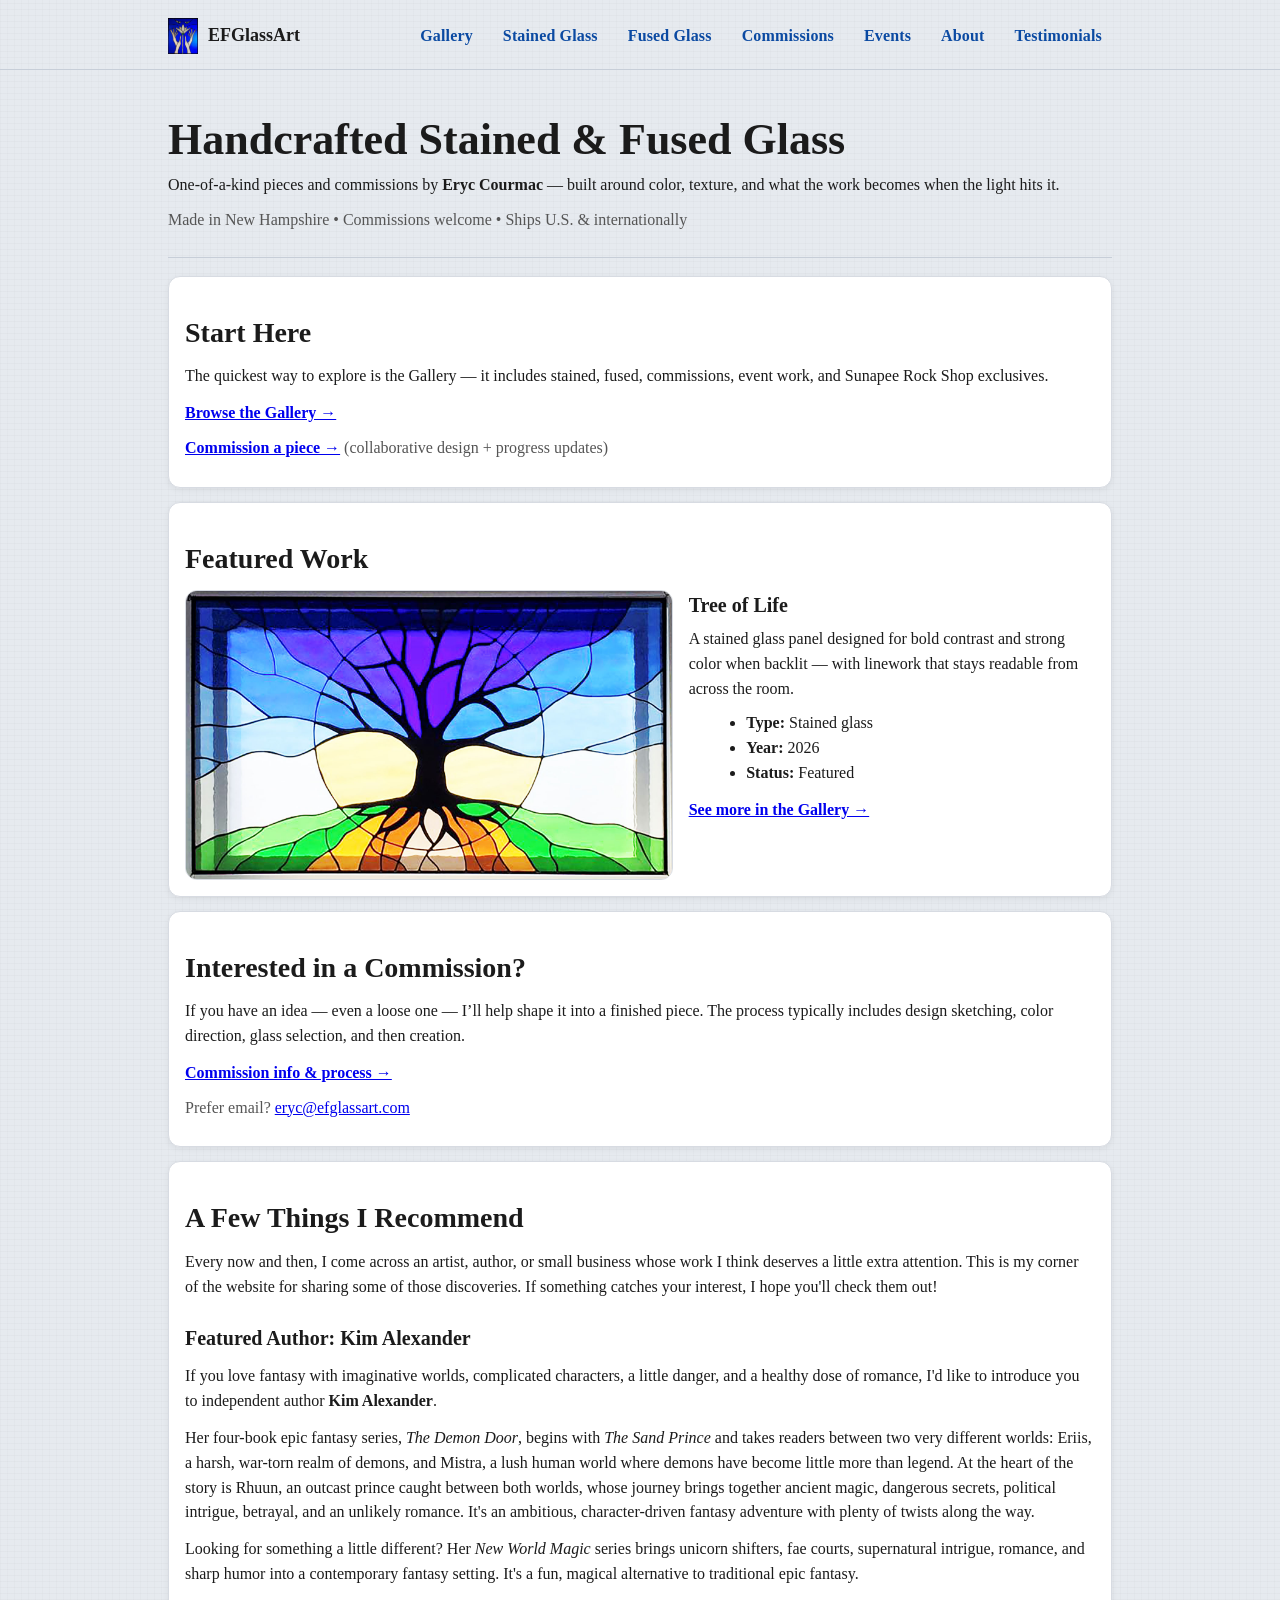
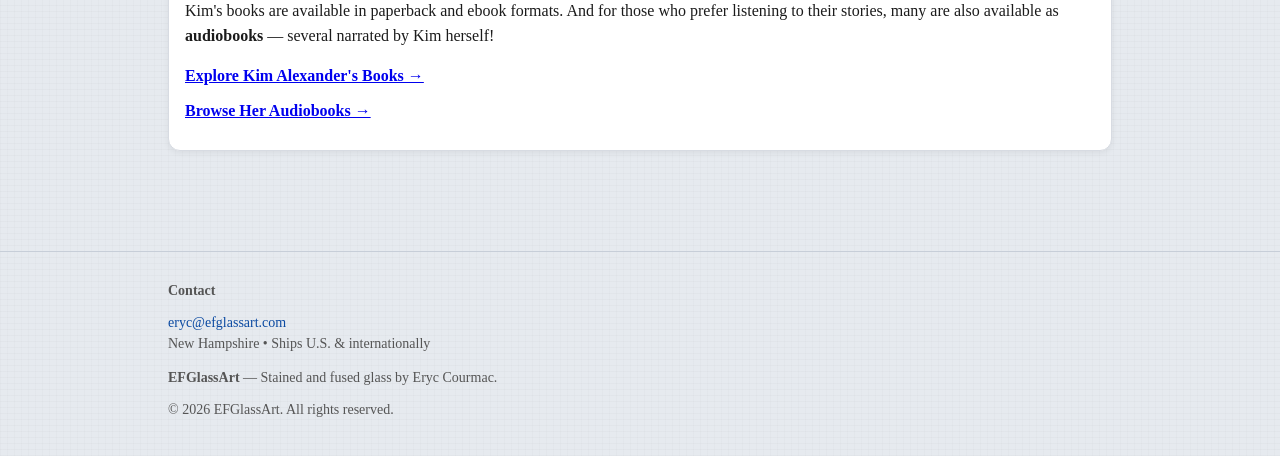
<file: index.html>
<!doctype html>
<html lang="en">
<head>
  <title>EFGlassArt — Handcrafted Stained &amp; Fused Glass by Eryc Courmac</title>
  <meta charset="utf-8" />
  <meta name="viewport" content="width=device-width, initial-scale=1" />

  <meta name="description" content="Handcrafted stained and fused glass by New Hampshire artist Eryc Courmac. One-of-a-kind pieces, events, and commissions." />
  <link rel="canonical" href="https://efglassart.com/" />
  <meta name="robots" content="index,follow" />

  <meta property="og:site_name" content="EFGlassArt" />
  <meta property="og:type" content="website" />
  <meta property="og:title" content="EFGlassArt — Handcrafted Stained &amp; Fused Glass" />
  <meta property="og:description" content="One-of-a-kind stained and fused glass by New Hampshire artist Eryc Courmac. Pieces, events, and commissions." />
  <meta property="og:url" content="https://efglassart.com/" />
  <meta property="og:image" content="https://efglassart.com/assets/images/gallery/sg-tree-of-life.jpg" />

  <link rel="stylesheet" href="/styles.css" />
</head>

<body>
  <header class="site-header">
    <div class="container">
      <a class="brand" href="/index.html" aria-label="EFGlassArt home">
  <img
    src="/assets/images/logoefg.jpg"
    alt="EFGlassArt logo"
    class="brand-logo"
    loading="eager"
    decoding="async"
  />
  <span class="brand-text">EFGlassArt</span>
</a>

      <nav class="site-nav" aria-label="Primary">
        <a href="/gallery.html">Gallery</a>
        <a href="/stained-glass.html">Stained Glass</a>
        <a href="/fused-glass.html">Fused Glass</a>
        <a href="/commissions.html">Commissions</a>
        <a href="/events.html">Events</a>
        <a href="/about.html">About</a>
        <a href="/testimonials.html">Testimonials</a>
      </nav>
    </div>
  </header>

  <main class="container flow">
    <header class="page-header">
      <h1>Handcrafted Stained &amp; Fused Glass</h1>
      <p>
        One-of-a-kind pieces and commissions by <strong>Eryc Courmac</strong> — built around color, texture,
        and what the work becomes when the light hits it.
      </p>
      <p class="muted">Made in New Hampshire • Commissions welcome • Ships U.S. &amp; internationally</p>
    </header>

    <section class="card">
      <h2>Start Here</h2>
      <p>
        The quickest way to explore is the Gallery — it includes stained, fused, commissions, event work,
        and Sunapee Rock Shop exclusives.
      </p>
      <p style="margin-top: 12px;">
        <a href="/gallery.html"><strong>Browse the Gallery →</strong></a>
      </p>
      <p style="margin-top: 8px;">
        <a href="/commissions.html"><strong>Commission a piece →</strong></a>
        <span class="muted"> (collaborative design + progress updates)</span>
      </p>
    </section>

    <section id="featured" class="card">
      <h2>Featured Work</h2>
      <figure class="featured-figure">
        <a
          href="/assets/images/gallery/sg-tree-of-life.jpg"
          data-lightbox
          data-caption="Tree of Life — stained glass • 2026"
        >
          <img
            src="/assets/images/gallery/sg-tree-of-life.jpg"
            alt="Tree of Life stained glass panel"
            class="featured-img"
            loading="lazy"
            decoding="async"
            style="max-height:520px; object-fit:contain;"
          />
        </a>

        <figcaption class="featured-caption">
          <h3>Tree of Life</h3>
          <p class="featured-desc">
            A stained glass panel designed for bold contrast and strong color when backlit — with linework that stays
            readable from across the room.
          </p>

          <ul class="featured-meta">
            <li><strong>Type:</strong> Stained glass</li>
            <li><strong>Year:</strong> 2026</li>
            <li><strong>Status:</strong> Featured</li>
          </ul>

          <p style="margin-top:12px;">
            <a href="/gallery.html#all"><strong>See more in the Gallery →</strong></a>
          </p>
        </figcaption>
      </figure>
    </section>
    <section class="card">
      <h2>Interested in a Commission?</h2>
      <p>
        If you have an idea — even a loose one — I’ll help shape it into a finished piece. The process typically includes
        design sketching, color direction, glass selection, and then creation.
      </p>
      <p style="margin-top: 12px;">
        <a href="/commissions.html"><strong>Commission info &amp; process →</strong></a>
      </p>
      <p class="muted" style="margin-top: 10px;">
        Prefer email? <a href="mailto:eryc@efglassart.com">eryc@efglassart.com</a>
      </p>
    </section>
    
  
<section class="card">
  <h2>A Few Things I Recommend</h2>
  <p>
    Every now and then, I come across an artist, author, or
    small business whose work I think deserves a little
    extra attention. This is my corner of the website
    for sharing some of those discoveries. If something
    catches your interest, I hope you'll check them out!
  </p>

  <div style="margin-top: 24px;">
    <h3>Featured Author: Kim Alexander</h3>

    <p>
      If you love fantasy with imaginative worlds, complicated
      characters, a little danger, and a healthy dose of
      romance, I'd like to introduce you to independent
      author <strong>Kim Alexander</strong>.
    </p>

    <p style="margin-top: 12px;">
      Her four-book epic fantasy series,
      <em>The Demon Door</em>, begins with
      <em>The Sand Prince</em> and takes readers between
      two very different worlds: Eriis, a harsh,
      war-torn realm of demons, and Mistra, a lush
      human world where demons have become little
      more than legend. At the heart of the story
      is Rhuun, an outcast prince caught between
      both worlds, whose journey brings together
      ancient magic, dangerous secrets, political
      intrigue, betrayal, and an unlikely romance.
      It's an ambitious, character-driven fantasy
      adventure with plenty of twists along the way.
    </p>

    <p style="margin-top: 12px;">
      Looking for something a little different?
      Her <em>New World Magic</em> series brings
      unicorn shifters, fae courts, supernatural
      intrigue, romance, and sharp humor into a
      contemporary fantasy setting. It's a fun,
      magical alternative to traditional epic fantasy.
    </p>

    <p style="margin-top: 12px;">
      Kim's books are available in paperback and
      ebook formats. And for those who prefer
      listening to their stories, many are also
      available as <strong>audiobooks</strong> —
      several narrated by Kim herself!
    </p>
    <p style="margin-top: 16px;">
      <a href="https://kimalexanderonline.com/wp/"
         target="_blank"
         rel="noopener noreferrer">
        <strong>Explore Kim Alexander's Books →</strong>
      </a>
    </p>

    <p style="margin-top: 8px;">
      <a href="https://kimalexanderonline.com/wp/audiobooks/"
         target="_blank"
         rel="noopener noreferrer">
        <strong>Browse Her Audiobooks →</strong>
      </a>
    </p>
  </div>
</section>

</main>
<footer class="site-footer">
  <div class="container">
    <div class="footer-contact">
      <p><strong>Contact</strong></p>
      <p>
        <a href="mailto:eryc@efglassart.com">eryc@efglassart.com</a><br>
        <span class="muted">New Hampshire • Ships U.S. &amp; internationally</span>
      </p>
    </div>

    <p><strong>EFGlassArt</strong> — Stained and fused glass by Eryc Courmac.</p>
    <p class="muted">© <span id="year"></span> EFGlassArt. All rights reserved.</p>
  </div>
</footer>

  <script>
    document.getElementById('year').textContent = new Date().getFullYear();
  </script>

  <!-- If you are using your shared lightbox.js, keep this line.
       If you are still using inline lightbox code on some pages, this is safe to include anyway. -->
  <script src="/lightbox.js"></script>
</body>
</html>
</file>
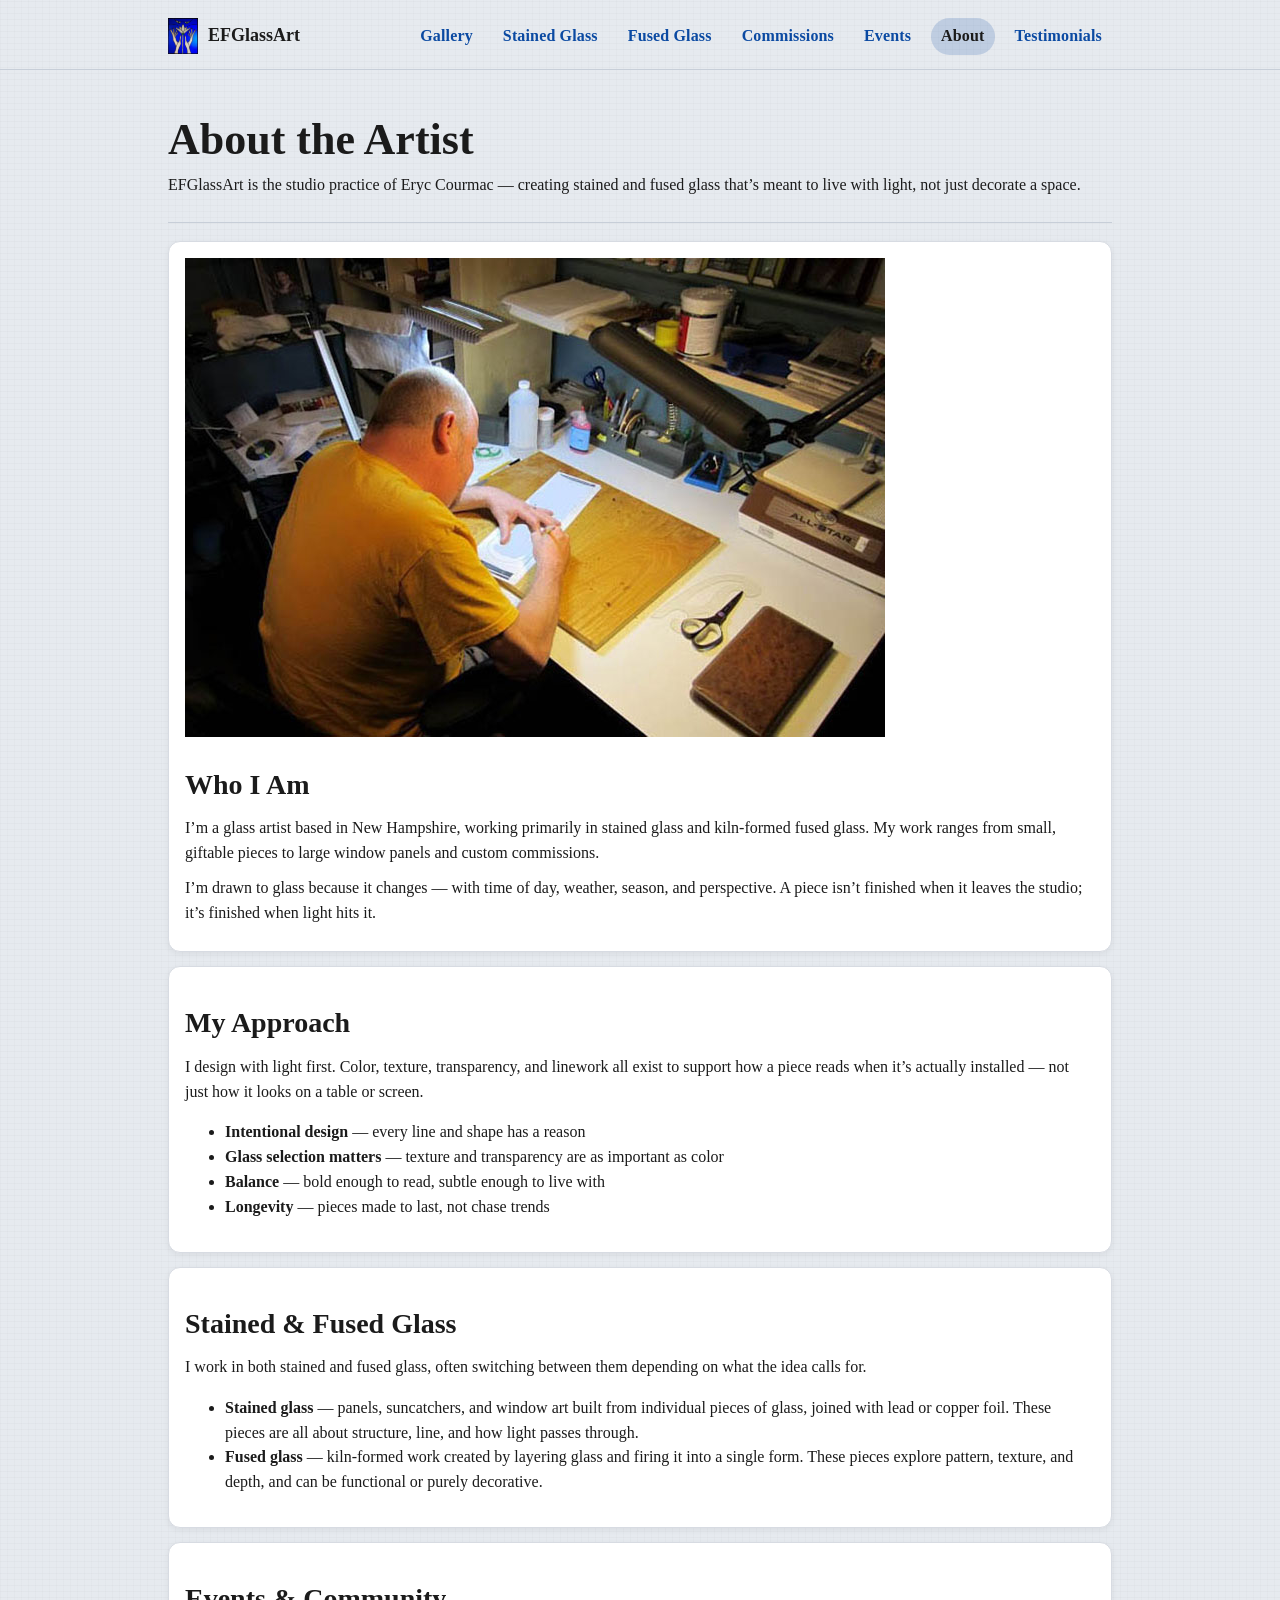
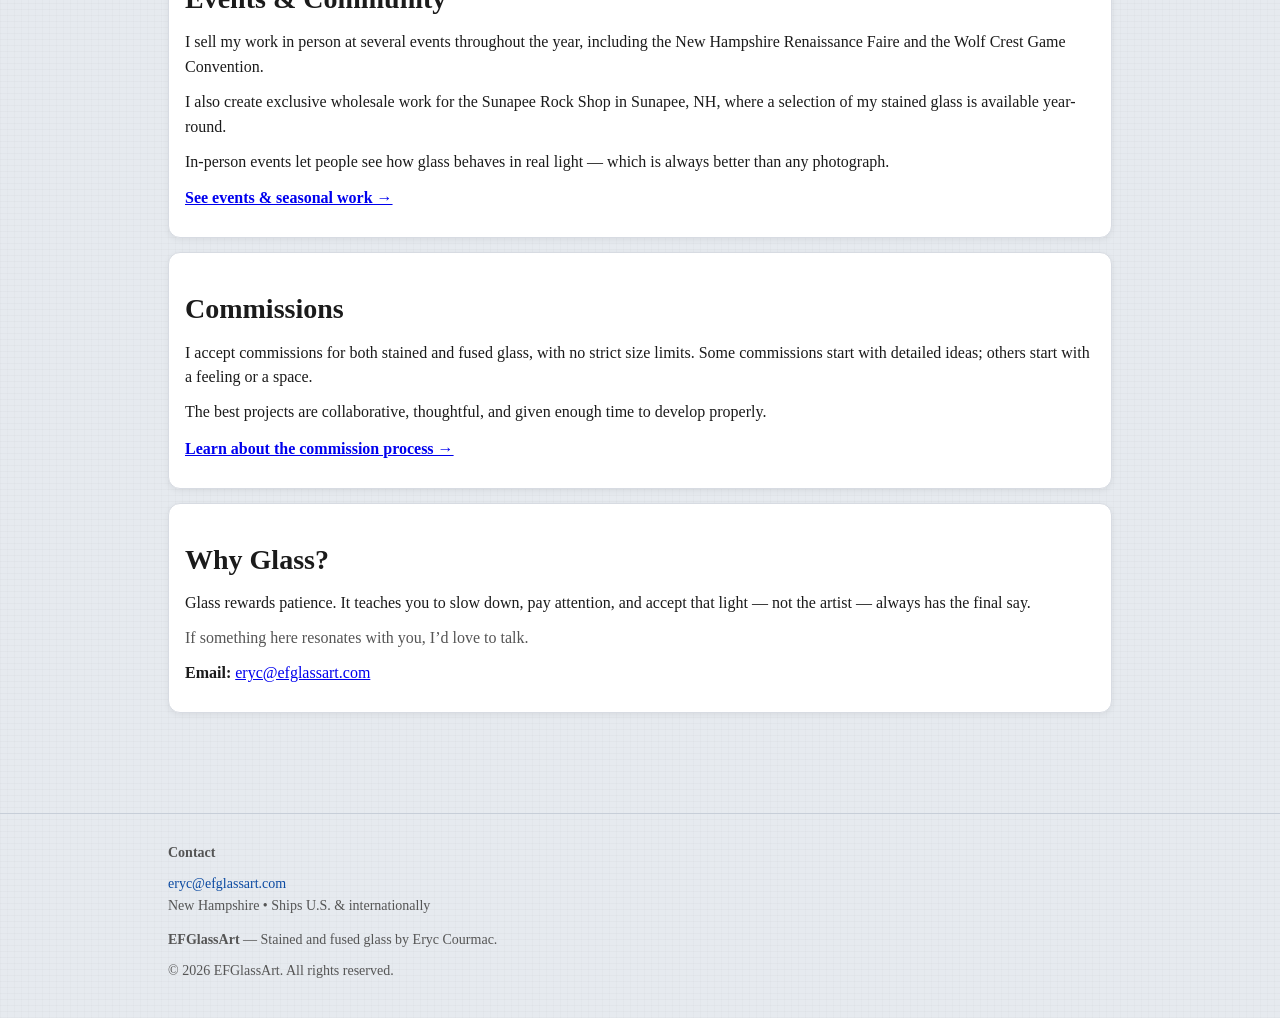
<file: about.html>
<!doctype html>
<html lang="en">
<head>
  <title>About — EFGlassArt</title>
  <meta charset="utf-8" />
  <meta name="viewport" content="width=device-width, initial-scale=1" />

  <meta name="description" content="About EFGlassArt — stained and fused glass by New Hampshire artist Eryc Courmac." />
  <link rel="canonical" href="https://efglassart.com/about.html" />
  <meta name="robots" content="index,follow" />

  <meta property="og:site_name" content="EFGlassArt" />
  <meta property="og:type" content="website" />
  <meta property="og:title" content="About — EFGlassArt" />
  <meta property="og:description" content="About the artist and studio practice — stained and fused glass designed to live with light." />
  <meta property="og:url" content="https://efglassart.com/about.html" />
  <meta property="og:image" content="https://efglassart.com/assets/images/aboutme.jpg" />

  <link rel="stylesheet" href="/styles.css" />
</head>

<body>
<header class="site-header">
  <div class="container">
    <a class="brand" href="/index.html" aria-label="EFGlassArt home">
  <img
    src="/assets/images/logoefg.jpg"
    alt="EFGlassArt logo"
    class="brand-logo"
    loading="eager"
    decoding="async"
  />
  <span class="brand-text">EFGlassArt</span>
</a>

    <nav class="site-nav" aria-label="Primary">
      <a href="/gallery.html">Gallery</a>
      <a href="/stained-glass.html">Stained Glass</a>
      <a href="/fused-glass.html">Fused Glass</a>
      <a href="/commissions.html">Commissions</a>
      <a href="/events.html">Events</a>
      <a href="/about.html" aria-current="page">About</a>
      <a href="/testimonials.html">Testimonials</a>
    </nav>
  </div>
</header>

<main class="container flow">
  <header class="page-header">
    <h1>About the Artist</h1>
    <p>
      EFGlassArt is the studio practice of Eryc Courmac — creating stained and fused glass
      that’s meant to live with light, not just decorate a space.
    </p>
  </header>

  <!-- ===================== ARTIST INTRO ===================== -->
  <section class="card about-artist">
    <!-- OPTIONAL PHOTO BLOCK -->
    <img
  src="/assets/images/aboutme.jpg"
  alt="Glass artist Eryc Courmac"
  class="about-photo"
  loading="lazy"
  decoding="async"
/>
   
    <div>
      <h2>Who I Am</h2>
      <p>
        I’m a glass artist based in New Hampshire, working primarily in stained glass and kiln-formed fused glass.
        My work ranges from small, giftable pieces to large window panels and custom commissions.
      </p>
      <p>
        I’m drawn to glass because it changes — with time of day, weather, season, and perspective.
        A piece isn’t finished when it leaves the studio; it’s finished when light hits it.
      </p>
    </div>
  </section>

  <!-- ===================== PHILOSOPHY ===================== -->
  <section class="card">
    <h2>My Approach</h2>
    <p>
      I design with light first. Color, texture, transparency, and linework all exist to support
      how a piece reads when it’s actually installed — not just how it looks on a table or screen.
    </p>
    <ul>
      <li><strong>Intentional design</strong> — every line and shape has a reason</li>
      <li><strong>Glass selection matters</strong> — texture and transparency are as important as color</li>
      <li><strong>Balance</strong> — bold enough to read, subtle enough to live with</li>
      <li><strong>Longevity</strong> — pieces made to last, not chase trends</li>
    </ul>
  </section>

  <!-- ===================== STAINED VS FUSED ===================== -->
  <section class="card">
    <h2>Stained &amp; Fused Glass</h2>
    <p>
      I work in both stained and fused glass, often switching between them depending on what the idea calls for.
    </p>
    <ul>
      <li>
        <strong>Stained glass</strong> — panels, suncatchers, and window art built from individual pieces of glass,
        joined with lead or copper foil. These pieces are all about structure, line, and how light passes through.
      </li>
      <li>
        <strong>Fused glass</strong> — kiln-formed work created by layering glass and firing it into a single form.
        These pieces explore pattern, texture, and depth, and can be functional or purely decorative.
      </li>
    </ul>
  </section>

  <!-- ===================== EVENTS & COMMUNITY ===================== -->
  <section class="card">
    <h2>Events &amp; Community</h2>
    <p>
      I sell my work in person at several events throughout the year, including the
      New Hampshire Renaissance Faire and the Wolf Crest Game Convention.
    </p>
    <p>
      I also create exclusive wholesale work for the Sunapee Rock Shop in Sunapee, NH,
      where a selection of my stained glass is available year-round.
    </p>
    <p>
      In-person events let people see how glass behaves in real light — which is always better
      than any photograph.
    </p>
    <p style="margin-top:12px;">
      <a href="/events.html"><strong>See events &amp; seasonal work →</strong></a>
    </p>
  </section>

  <!-- ===================== COMMISSIONS CTA ===================== -->
  <section class="card">
    <h2>Commissions</h2>
    <p>
      I accept commissions for both stained and fused glass, with no strict size limits.
      Some commissions start with detailed ideas; others start with a feeling or a space.
    </p>
    <p>
      The best projects are collaborative, thoughtful, and given enough time to develop properly.
    </p>
    <p style="margin-top:12px;">
      <a href="/commissions.html"><strong>Learn about the commission process →</strong></a>
    </p>
  </section>

  <!-- ===================== CLOSING ===================== -->
  <section class="card">
    <h2>Why Glass?</h2>
    <p>
      Glass rewards patience. It teaches you to slow down, pay attention, and accept that
      light — not the artist — always has the final say.
    </p>
    <p class="muted">
      If something here resonates with you, I’d love to talk.
    </p>
    <p>
  <strong>Email:</strong> <a href="mailto:eryc@efglassart.com">eryc@efglassart.com</a>
</p>

  </section>
</main>

<footer class="site-footer">
  <div class="container">
    <div class="footer-contact">
      <p><strong>Contact</strong></p>
      <p>
        <a href="mailto:eryc@efglassart.com">eryc@efglassart.com</a><br>
        <span class="muted">New Hampshire • Ships U.S. &amp; internationally</span>
      </p>
    </div>

    <p><strong>EFGlassArt</strong> — Stained and fused glass by Eryc Courmac.</p>
    <p class="muted">© <span id="year"></span> EFGlassArt. All rights reserved.</p>
  </div>
</footer>

<script>
  document.getElementById('year').textContent = new Date().getFullYear();
</script>
</body>
</html>
</file>
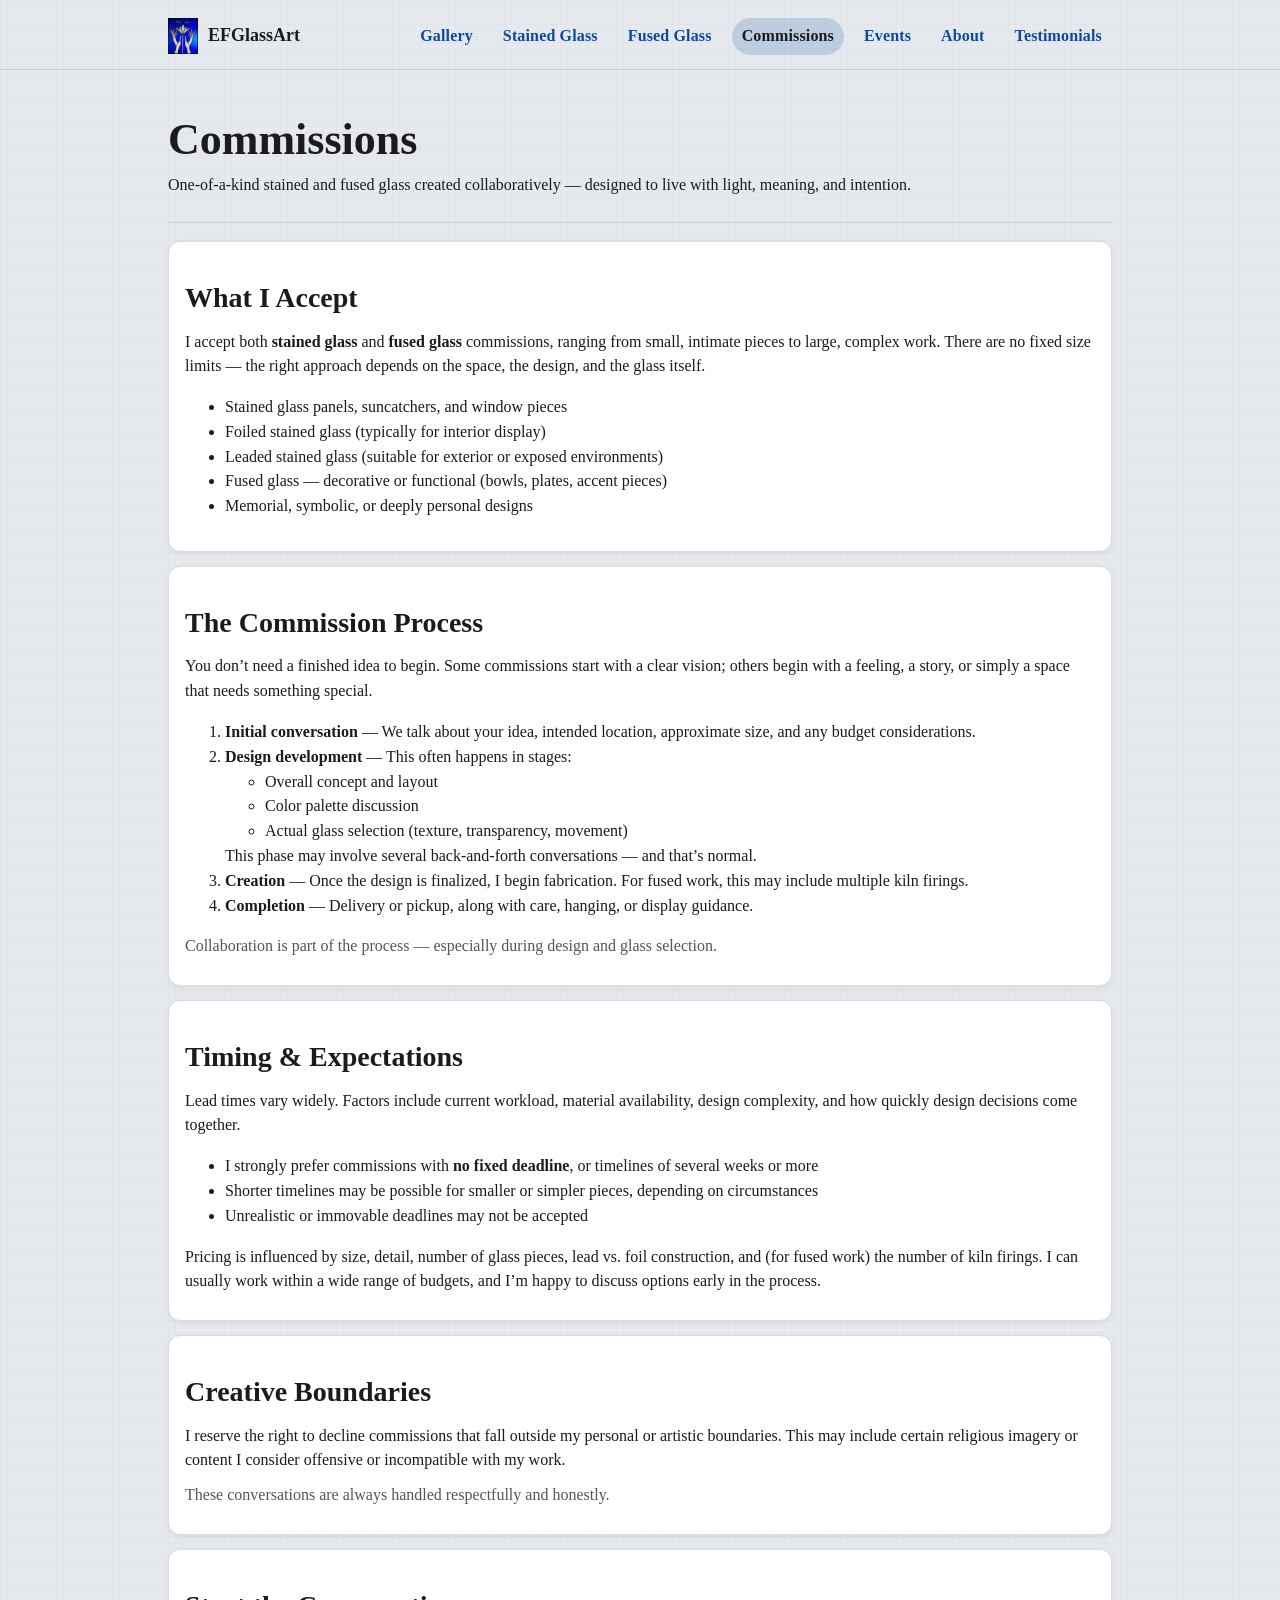
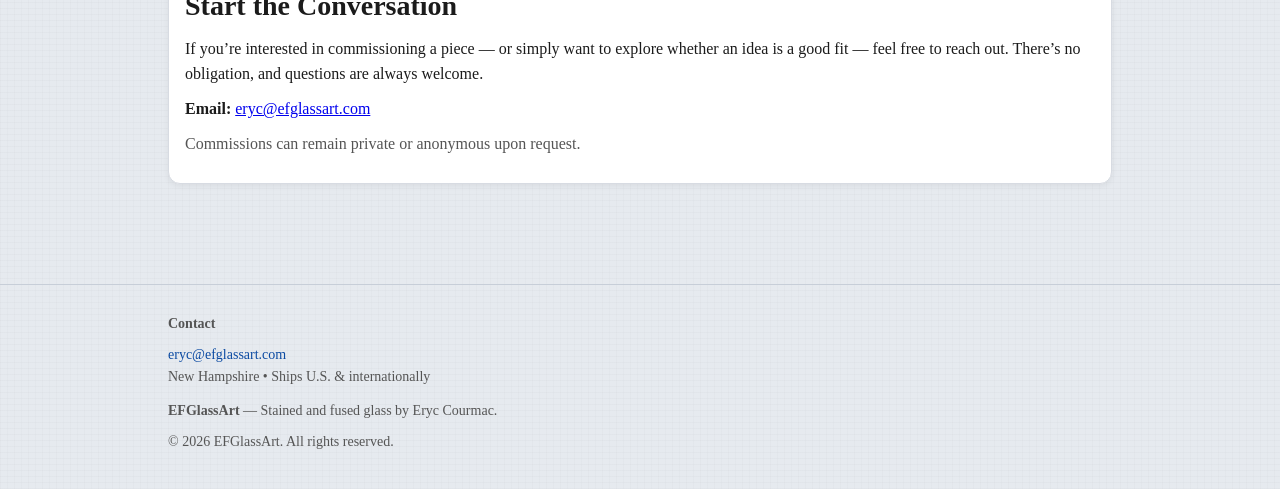
<file: commissions.html>
<!doctype html>
<html lang="en">
<head>
  <title>Commissions — EFGlassArt</title>
  <meta charset="utf-8" />
  <meta name="viewport" content="width=device-width, initial-scale=1" />

  <meta name="description" content="Custom stained and fused glass commissions by New Hampshire artist Eryc Courmac. Collaborative design and clear communication." />
  <link rel="canonical" href="https://efglassart.com/commissions.html" />
  <meta name="robots" content="index,follow" />

  <meta property="og:site_name" content="EFGlassArt" />
  <meta property="og:type" content="website" />
  <meta property="og:title" content="Commissions — EFGlassArt" />
  <meta property="og:description" content="Custom stained and fused glass commissions — collaborative design, thoughtful glass selection, and progress updates." />
  <meta property="og:url" content="https://efglassart.com/commissions.html" />
  <meta property="og:image" content="https://efglassart.com/assets/images/gallery/sg-tree-of-life.jpg" />

  <link rel="stylesheet" href="/styles.css" />
</head>

<body>
<header class="site-header">
  <div class="container">
    <a class="brand" href="/index.html" aria-label="EFGlassArt home">
  <img
    src="/assets/images/logoefg.jpg"
    alt="EFGlassArt logo"
    class="brand-logo"
    loading="eager"
    decoding="async"
  />
  <span class="brand-text">EFGlassArt</span>
</a>

    <nav class="site-nav" aria-label="Primary">
      <a href="/gallery.html">Gallery</a>
      <a href="/stained-glass.html">Stained Glass</a>
      <a href="/fused-glass.html">Fused Glass</a>
      <a href="/commissions.html" aria-current="page">Commissions</a>
      <a href="/events.html">Events</a>
      <a href="/about.html">About</a>
      <a href="/testimonials.html">Testimonials</a>
    </nav>
  </div>
</header>

<main class="container flow">
  <header class="page-header">
    <h1>Commissions</h1>
    <p>
      One-of-a-kind stained and fused glass created collaboratively — designed to live with light,
      meaning, and intention.
    </p>
  </header>

  <section class="card">
    <h2>What I Accept</h2>
    <p>
      I accept both <strong>stained glass</strong> and <strong>fused glass</strong> commissions, ranging
      from small, intimate pieces to large, complex work. There are no fixed size limits — the right
      approach depends on the space, the design, and the glass itself.
    </p>
    <ul>
      <li>Stained glass panels, suncatchers, and window pieces</li>
      <li>Foiled stained glass (typically for interior display)</li>
      <li>Leaded stained glass (suitable for exterior or exposed environments)</li>
      <li>Fused glass — decorative or functional (bowls, plates, accent pieces)</li>
      <li>Memorial, symbolic, or deeply personal designs</li>
    </ul>
  </section>

  <section class="card">
    <h2>The Commission Process</h2>
    <p>
      You don’t need a finished idea to begin. Some commissions start with a clear vision; others begin
      with a feeling, a story, or simply a space that needs something special.
    </p>

    <ol>
      <li>
        <strong>Initial conversation</strong> — We talk about your idea, intended location, approximate
        size, and any budget considerations.
      </li>
      <li>
        <strong>Design development</strong> — This often happens in stages:
        <ul>
          <li>Overall concept and layout</li>
          <li>Color palette discussion</li>
          <li>Actual glass selection (texture, transparency, movement)</li>
        </ul>
        This phase may involve several back-and-forth conversations — and that’s normal.
      </li>
      <li>
        <strong>Creation</strong> — Once the design is finalized, I begin fabrication. For fused work,
        this may include multiple kiln firings.
      </li>
      <li>
        <strong>Completion</strong> — Delivery or pickup, along with care, hanging, or display guidance.
      </li>
    </ol>

    <p class="muted">
      Collaboration is part of the process — especially during design and glass selection.
    </p>
  </section>

  <section class="card">
    <h2>Timing &amp; Expectations</h2>
    <p>
      Lead times vary widely. Factors include current workload, material availability, design complexity,
      and how quickly design decisions come together.
    </p>
    <ul>
      <li>I strongly prefer commissions with <strong>no fixed deadline</strong>, or timelines of several weeks or more</li>
      <li>Shorter timelines may be possible for smaller or simpler pieces, depending on circumstances</li>
      <li>Unrealistic or immovable deadlines may not be accepted</li>
    </ul>

    <p>
      Pricing is influenced by size, detail, number of glass pieces, lead vs. foil construction,
      and (for fused work) the number of kiln firings. I can usually work within a wide range of budgets,
      and I’m happy to discuss options early in the process.
    </p>
  </section>

  <section class="card">
    <h2>Creative Boundaries</h2>
    <p>
      I reserve the right to decline commissions that fall outside my personal or artistic boundaries.
      This may include certain religious imagery or content I consider offensive or incompatible with my work.
    </p>
    <p class="muted">
      These conversations are always handled respectfully and honestly.
    </p>
  </section>

  <section class="card">
    <h2>Start the Conversation</h2>
    <p>
      If you’re interested in commissioning a piece — or simply want to explore whether an idea is a good fit —
      feel free to reach out. There’s no obligation, and questions are always welcome.
    </p>
    <p>
      <strong>Email:</strong> <a href="mailto:eryc@efglassart.com">eryc@efglassart.com</a>
    </p>
    <p class="muted">
      Commissions can remain private or anonymous upon request.
    </p>
  </section>
</main>

<footer class="site-footer">
  <div class="container">
    <div class="footer-contact">
      <p><strong>Contact</strong></p>
      <p>
        <a href="mailto:eryc@efglassart.com">eryc@efglassart.com</a><br>
        <span class="muted">New Hampshire • Ships U.S. &amp; internationally</span>
      </p>
    </div>

    <p><strong>EFGlassArt</strong> — Stained and fused glass by Eryc Courmac.</p>
    <p class="muted">© <span id="year"></span> EFGlassArt. All rights reserved.</p>
  </div>
</footer>

<script>
  document.getElementById('year').textContent = new Date().getFullYear();
</script>
</body>
</html>
</file>
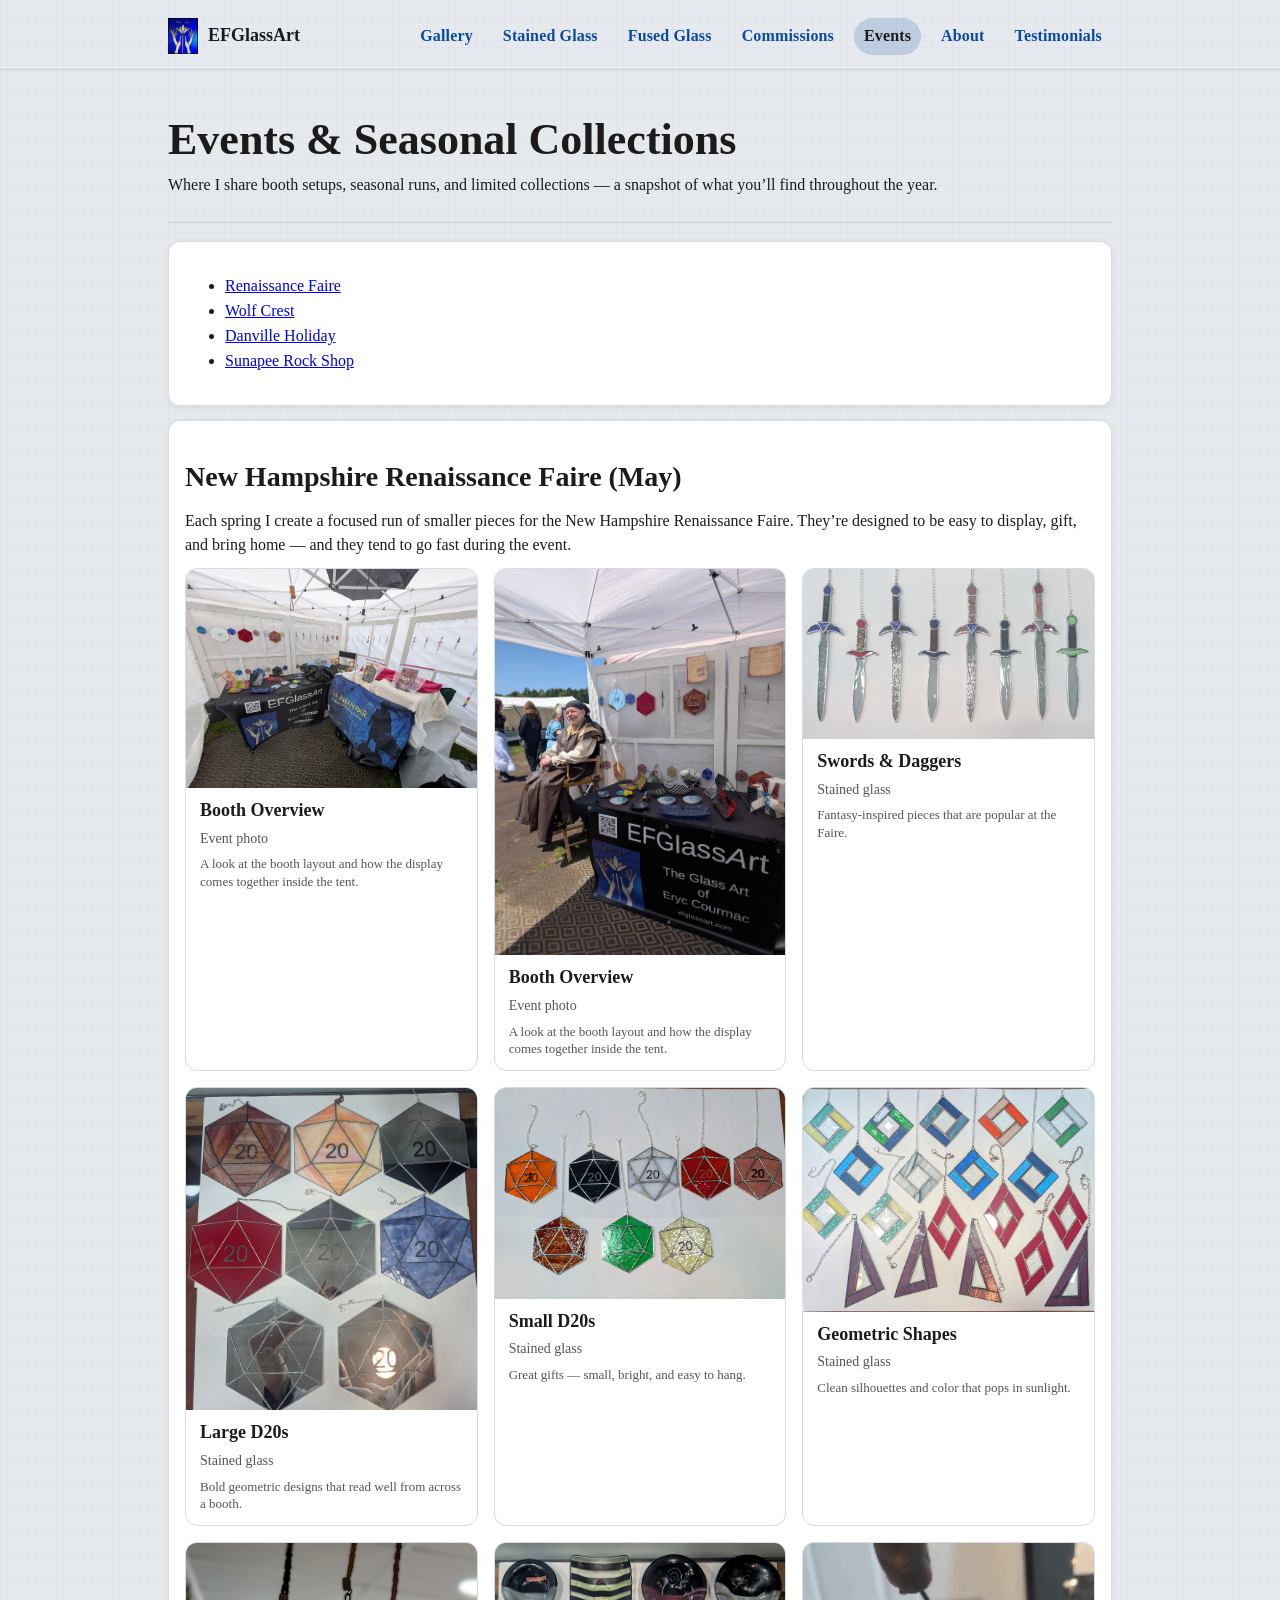
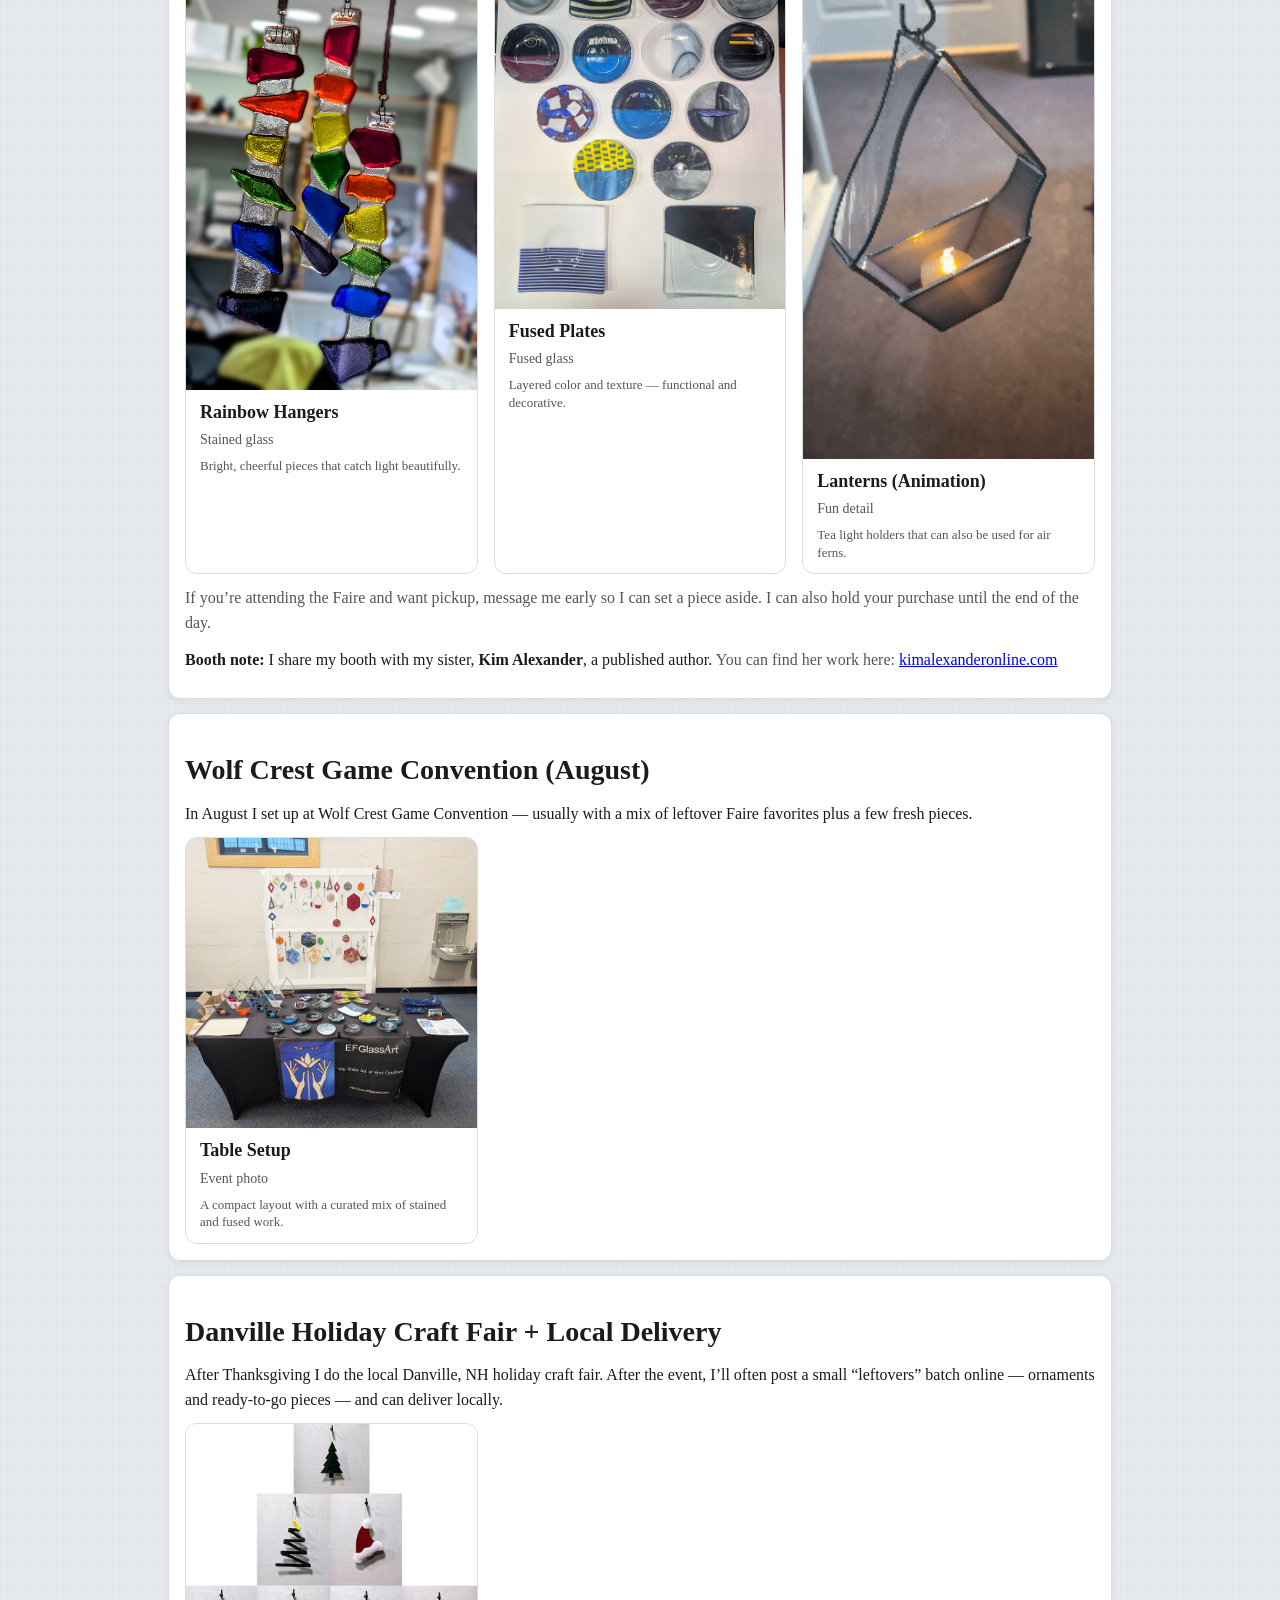
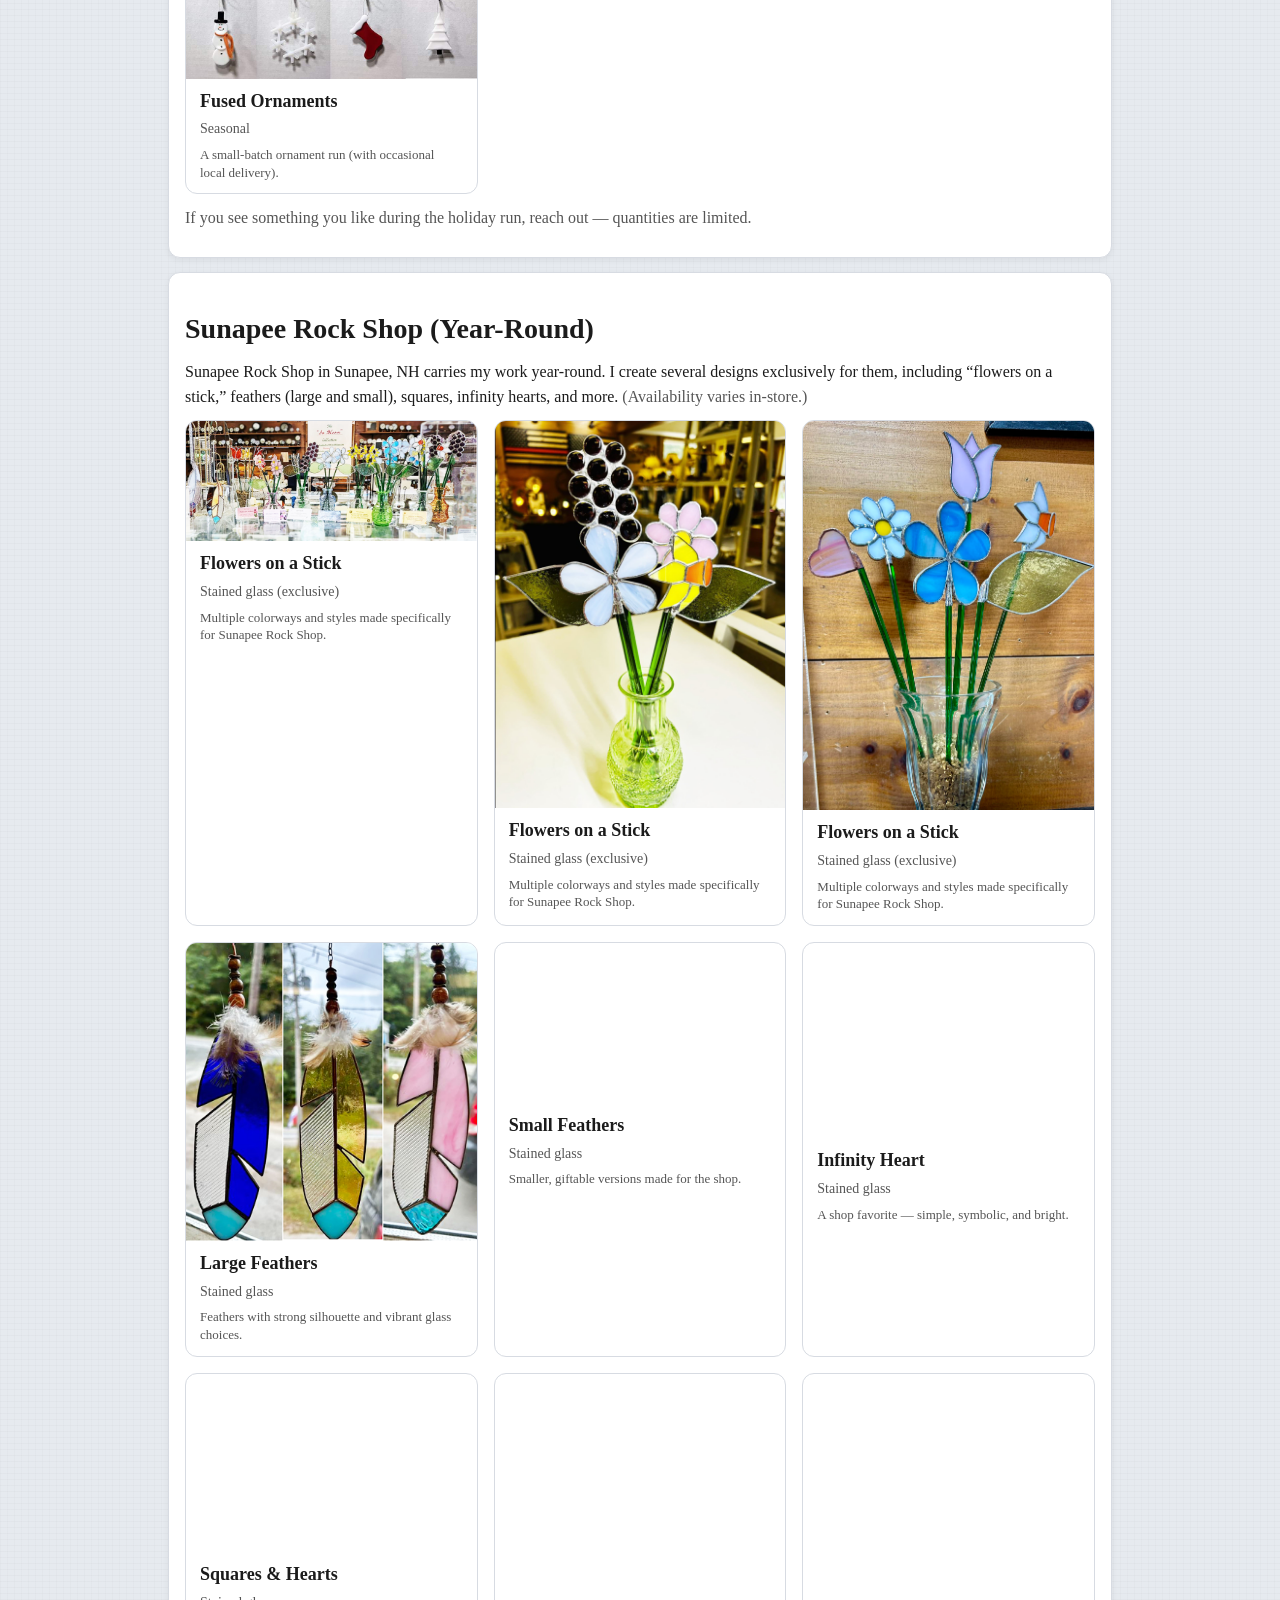
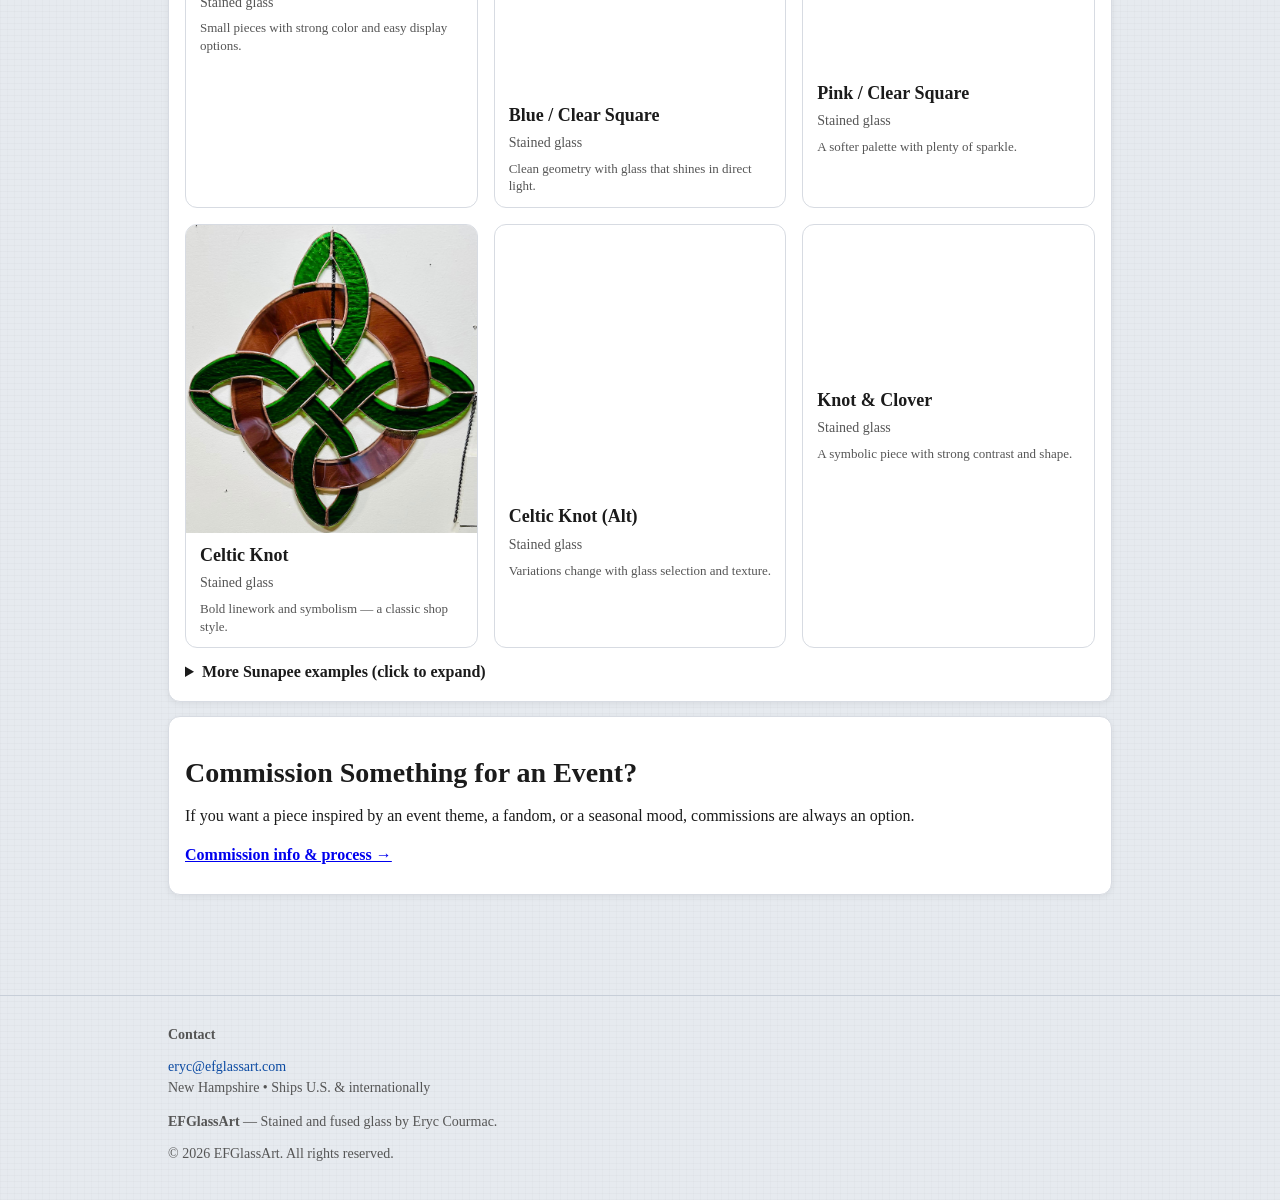
<file: events.html>
<!doctype html>
<html lang="en">
<head>
  <title>Events &amp; Seasonal — EFGlassArt</title>
  <meta charset="utf-8" />
  <meta name="viewport" content="width=device-width, initial-scale=1" />

  <meta name="description" content="Events, seasonal collections, and year-round work by EFGlassArt." />
  <link rel="canonical" href="https://efglassart.com/events.html" />
  <meta name="robots" content="index,follow" />

  <meta property="og:site_name" content="EFGlassArt" />
  <meta property="og:type" content="website" />
  <meta property="og:title" content="Events &amp; Seasonal — EFGlassArt" />
  <meta property="og:description" content="Booth setups, seasonal runs, and year-round work — including the NH Renaissance Faire and Sunapee Rock Shop." />
  <meta property="og:url" content="https://efglassart.com/events.html" />
  <meta property="og:image" content="https://efglassart.com/assets/images/events/renn-faire/rf-booth.jpg" />

  <link rel="stylesheet" href="/styles.css" />
</head>

<body>
<header class="site-header">
  <div class="container">
    <a class="brand" href="/index.html" aria-label="EFGlassArt home">
  <img
    src="/assets/images/logoefg.jpg"
    alt="EFGlassArt logo"
    class="brand-logo"
    loading="eager"
    decoding="async"
  />
  <span class="brand-text">EFGlassArt</span>
</a>

    <nav class="site-nav" aria-label="Primary">
      <a href="/gallery.html">Gallery</a>
      <a href="/stained-glass.html">Stained Glass</a>
      <a href="/fused-glass.html">Fused Glass</a>
      <a href="/commissions.html">Commissions</a>
      <a href="/events.html" aria-current="page">Events</a>
      <a href="/about.html">About</a>
      <a href="/testimonials.html">Testimonials</a>
    </nav>
  </div>
</header>

<main class="container flow">
  <header class="page-header">
    <h1>Events &amp; Seasonal Collections</h1>
    <p>
      Where I share booth setups, seasonal runs, and limited collections — a snapshot of what you’ll find
      throughout the year.
    </p>
  </header>

    <!-- ===================== JUMP LINKS (OPTION B) ===================== -->
  <section class="card" aria-label="Jump to section">
    <h2 class="sr-only">Jump to section</h2>
    <ul class="pill-row">
      <li><a class="pill" href="#renfaire">Renaissance Faire</a></li>
      <li><a class="pill" href="#wolfcrest">Wolf Crest</a></li>
      <li><a class="pill" href="#danville">Danville Holiday</a></li>
      <li><a class="pill" href="#sunapee">Sunapee Rock Shop</a></li>
    </ul>
  </section>

  <!-- ===================== NH RENAISSANCE FAIRE ===================== -->
  <section id="renfaire" class="card">
    <h2>New Hampshire Renaissance Faire (May)</h2>
    <p>
      Each spring I create a focused run of smaller pieces for the New Hampshire Renaissance Faire.
      They’re designed to be easy to display, gift, and bring home — and they tend to go fast during the event.
    </p>

    <div class="gallery-grid">
      <article class="piece-card">
        <a href="/assets/images/events/renn-faire/rf-booth2.jpg" data-lightbox data-caption="NH Renaissance Faire — booth overview">
          <img src="/assets/images/events/renn-faire/rf-booth2.jpg" alt="Second view of EFGlassArt booth setup at the Renaissance Faire" loading="lazy" decoding="async">
          <div class="piece-body">
            <h3>Booth Overview</h3>
            <p class="piece-meta">Event photo</p>
            <p class="piece-desc">A look at the booth layout and how the display comes together inside the tent.</p>
          </div>
        </a>
      </article>

      <!-- Moved here from “Current Spotlight” (same category as booth overview) -->
      <article class="piece-card">
        <a href="/assets/images/events/renn-faire/rf-booth.jpg" data-lightbox data-caption="New Hampshire Renaissance Faire — booth setup">
          <img src="/assets/images/events/renn-faire/rf-booth.jpg" alt="EFGlassArt booth setup at the New Hampshire Renaissance Faire" loading="lazy" decoding="async">
          <div class="piece-body">
            <h3>Booth Overview</h3>
            <p class="piece-meta">Event photo</p>
            <p class="piece-desc">A look at the booth layout and how the display comes together inside the tent.</p>
          </div>
        </a>
      </article>

      <article class="piece-card">
        <a href="/assets/images/events/renn-faire/rf-swords-daggers.jpg" data-lightbox data-caption="Renn Faire — swords and daggers (stained glass)">
          <img src="/assets/images/events/renn-faire/rf-swords-daggers.jpg" alt="Stained glass swords and daggers displayed for the Renaissance Faire" loading="lazy" decoding="async">
          <div class="piece-body">
            <h3>Swords &amp; Daggers</h3>
            <p class="piece-meta">Stained glass</p>
            <p class="piece-desc">Fantasy-inspired pieces that are popular at the Faire.</p>
          </div>
        </a>
      </article>

      <article class="piece-card">
        <a href="/assets/images/events/renn-faire/rf-large-d20s.jpg" data-lightbox data-caption="Renn Faire — large D20s (stained glass)">
          <img src="/assets/images/events/renn-faire/rf-large-d20s.jpg" alt="Large stained glass D20 pieces displayed at the Renaissance Faire" loading="lazy" decoding="async">
          <div class="piece-body">
            <h3>Large D20s</h3>
            <p class="piece-meta">Stained glass</p>
            <p class="piece-desc">Bold geometric designs that read well from across a booth.</p>
          </div>
        </a>
      </article>

      <article class="piece-card">
        <a href="/assets/images/events/renn-faire/rf-small-d20s.jpg" data-lightbox data-caption="Renn Faire — small D20s (stained glass)">
          <img src="/assets/images/events/renn-faire/rf-small-d20s.jpg" alt="Small stained glass D20 pieces displayed at the Renaissance Faire" loading="lazy" decoding="async">
          <div class="piece-body">
            <h3>Small D20s</h3>
            <p class="piece-meta">Stained glass</p>
            <p class="piece-desc">Great gifts — small, bright, and easy to hang.</p>
          </div>
        </a>
      </article>

      <article class="piece-card">
        <a href="/assets/images/events/renn-faire/rf-shapes.jpg" data-lightbox data-caption="Renn Faire — stained glass shapes">
          <img src="/assets/images/events/renn-faire/rf-shapes.jpg" alt="Assorted stained glass shapes displayed for the Renaissance Faire" loading="lazy" decoding="async">
          <div class="piece-body">
            <h3>Geometric Shapes</h3>
            <p class="piece-meta">Stained glass</p>
            <p class="piece-desc">Clean silhouettes and color that pops in sunlight.</p>
          </div>
        </a>
      </article>

      <article class="piece-card">
        <a href="/assets/images/events/renn-faire/rf-rainbow-hangers.jpg" data-lightbox data-caption="Renn Faire — rainbow hangers (stained glass)">
          <img src="/assets/images/events/renn-faire/rf-rainbow-hangers.jpg" alt="Rainbow stained glass hangers displayed for the Renaissance Faire" loading="lazy" decoding="async">
          <div class="piece-body">
            <h3>Rainbow Hangers</h3>
            <p class="piece-meta">Stained glass</p>
            <p class="piece-desc">Bright, cheerful pieces that catch light beautifully.</p>
          </div>
        </a>
      </article>

      <article class="piece-card">
        <a href="/assets/images/events/renn-faire/rf-fused-plates.jpg" data-lightbox data-caption="Renn Faire — fused plates">
          <img src="/assets/images/events/renn-faire/rf-fused-plates.jpg" alt="Fused glass plates displayed for the Renaissance Faire" loading="lazy" decoding="async">
          <div class="piece-body">
            <h3>Fused Plates</h3>
            <p class="piece-meta">Fused glass</p>
            <p class="piece-desc">Layered color and texture — functional and decorative.</p>
          </div>
        </a>
      </article>

      <article class="piece-card">
        <a href="/assets/images/events/renn-faire/rf-fern.gif" data-lightbox data-caption="Renn Faire — animated fern preview">
          <img src="/assets/images/events/renn-faire/rf-fern.gif" alt="Animated preview of a fern-themed glass piece" loading="lazy" decoding="async">
          <div class="piece-body">
            <h3>Lanterns (Animation)</h3>
            <p class="piece-meta">Fun detail</p>
            <p class="piece-desc">Tea light holders that can also be used for air ferns.</p>
          </div>
        </a>
      </article>
    </div>

    <p class="muted" style="margin-top:12px;">
      If you’re attending the Faire and want pickup, message me early so I can set a piece aside. I can also hold your purchase until the end of the day.
    </p>

    <p style="margin-top:12px;">
      <strong>Booth note:</strong> I share my booth with my sister, <strong>Kim Alexander</strong>, a published author.
      <span class="muted">You can find her work here:</span>
      <a href="https://kimalexanderonline.com/wp/" target="_blank" rel="noopener">kimalexanderonline.com</a>
    </p>
  </section>

  <!-- ===================== WOLF CREST ===================== -->
  <section id="wolfcrest" class="card">
    <h2>Wolf Crest Game Convention (August)</h2>
    <p>
      In August I set up at Wolf Crest Game Convention — usually with a mix of leftover Faire favorites
      plus a few fresh pieces.
    </p>

    <div class="gallery-grid">
      <article class="piece-card">
        <a href="/assets/images/events/wolf-crest/wc-table.jpg" data-lightbox data-caption="Wolf Crest Game Convention — table setup">
          <img src="/assets/images/events/wolf-crest/wc-table.jpg" alt="EFGlassArt table setup at Wolf Crest Game Convention" loading="lazy" decoding="async">
          <div class="piece-body">
            <h3>Table Setup</h3>
            <p class="piece-meta">Event photo</p>
            <p class="piece-desc">A compact layout with a curated mix of stained and fused work.</p>
          </div>
        </a>
      </article>
    </div>
  </section>

  <!-- ===================== DANVILLE HOLIDAY ===================== -->
  <section id="danville" class="card">
    <h2>Danville Holiday Craft Fair + Local Delivery</h2>
    <p>
      After Thanksgiving I do the local Danville, NH holiday craft fair. After the event, I’ll often post a small
      “leftovers” batch online — ornaments and ready-to-go pieces — and can deliver locally.
    </p>

    <div class="gallery-grid">
      <article class="piece-card">
        <a href="/assets/images/events/danville-holiday/hf-ornaments.jpg" data-lightbox data-caption="Holiday ornaments — fused glass">
          <img src="/assets/images/events/danville-holiday/hf-ornaments.jpg" alt="Fused glass holiday ornaments" loading="lazy" decoding="async">
          <div class="piece-body">
            <h3>Fused Ornaments</h3>
            <p class="piece-meta">Seasonal</p>
            <p class="piece-desc">A small-batch ornament run (with occasional local delivery).</p>
          </div>
        </a>
      </article>
    </div>

    <p class="muted" style="margin-top:12px;">
      If you see something you like during the holiday run, reach out — quantities are limited.
    </p>
  </section>

  <!-- ===================== SUNAPEE ROCK SHOP ===================== -->
  <section id="sunapee" class="card">
    <h2>Sunapee Rock Shop (Year-Round)</h2>
    <p>
      Sunapee Rock Shop in Sunapee, NH carries my work year-round. I create several designs exclusively for them,
      including “flowers on a stick,” feathers (large and small), squares, infinity hearts, and more.
      <span class="muted">(Availability varies in-store.)</span>
    </p>

    <div class="gallery-grid">
      <!-- Flowers on a Stick category (3 photos, same description) -->
      <article class="piece-card">
        <a href="/assets/images/events/sunapee-rock-shop/rs-stick-flower-display.jpg" data-lightbox data-caption="Sunapee Rock Shop — flowers on a stick (display)">
          <img src="/assets/images/events/sunapee-rock-shop/rs-stick-flower-display.jpg" alt="Display of stained glass flowers on a stick" loading="lazy" decoding="async">
          <div class="piece-body">
            <h3>Flowers on a Stick</h3>
            <p class="piece-meta">Stained glass (exclusive)</p>
            <p class="piece-desc">Multiple colorways and styles made specifically for Sunapee Rock Shop.</p>
          </div>
        </a>
      </article>

      <article class="piece-card">
        <a href="/assets/images/events/sunapee-rock-shop/rs-stick-flowers-in-vase-1.jpg" data-lightbox data-caption="Sunapee Rock Shop — flowers on a stick (in vase)">
          <img src="/assets/images/events/sunapee-rock-shop/rs-stick-flowers-in-vase-1.jpg" alt="Stained glass flowers on a stick arranged in a vase" loading="lazy" decoding="async">
          <div class="piece-body">
            <h3>Flowers on a Stick</h3>
            <p class="piece-meta">Stained glass (exclusive)</p>
            <p class="piece-desc">Multiple colorways and styles made specifically for Sunapee Rock Shop.</p>
          </div>
        </a>
      </article>

      <article class="piece-card">
        <a href="/assets/images/events/sunapee-rock-shop/rs-stick-flowers-in-vase-2.jpg" data-lightbox data-caption="Sunapee Rock Shop — flowers on a stick (in vase, alternate)">
          <img src="/assets/images/events/sunapee-rock-shop/rs-stick-flowers-in-vase-2.jpg" alt="Alternate arrangement of stained glass flowers on a stick in a vase" loading="lazy" decoding="async">
          <div class="piece-body">
            <h3>Flowers on a Stick</h3>
            <p class="piece-meta">Stained glass (exclusive)</p>
            <p class="piece-desc">Multiple colorways and styles made specifically for Sunapee Rock Shop.</p>
          </div>
        </a>
      </article>

      <article class="piece-card">
        <a href="/assets/images/events/sunapee-rock-shop/rs-large-feathers.jpg" data-lightbox data-caption="Sunapee Rock Shop — large feathers (stained glass)">
          <img src="/assets/images/events/sunapee-rock-shop/rs-large-feathers.jpg" alt="Large stained glass feathers" loading="lazy" decoding="async">
          <div class="piece-body">
            <h3>Large Feathers</h3>
            <p class="piece-meta">Stained glass</p>
            <p class="piece-desc">Feathers with strong silhouette and vibrant glass choices.</p>
          </div>
        </a>
      </article>

      <article class="piece-card">
        <a href="/assets/images/events/sunapee-rock-shop/rs-small-feathers.jpg" data-lightbox data-caption="Sunapee Rock Shop — small feathers (stained glass)">
          <img src="/assets/images/events/sunapee-rock-shop/rs-small-feathers.jpg" alt="Small stained glass feathers" loading="lazy" decoding="async">
          <div class="piece-body">
            <h3>Small Feathers</h3>
            <p class="piece-meta">Stained glass</p>
            <p class="piece-desc">Smaller, giftable versions made for the shop.</p>
          </div>
        </a>
      </article>

      <article class="piece-card">
        <a href="/assets/images/events/sunapee-rock-shop/rs-heart-infinity.jpg" data-lightbox data-caption="Sunapee Rock Shop — infinity heart (stained glass)">
          <img src="/assets/images/events/sunapee-rock-shop/rs-heart-infinity.jpg" alt="Stained glass infinity heart" loading="lazy" decoding="async">
          <div class="piece-body">
            <h3>Infinity Heart</h3>
            <p class="piece-meta">Stained glass</p>
            <p class="piece-desc">A shop favorite — simple, symbolic, and bright.</p>
          </div>
        </a>
      </article>

      <article class="piece-card">
        <a href="/assets/images/events/sunapee-rock-shop/rs-square-and-heart.jpg" data-lightbox data-caption="Sunapee Rock Shop — square and heart (stained glass)">
          <img src="/assets/images/events/sunapee-rock-shop/rs-square-and-heart.jpg" alt="Stained glass square and heart pieces" loading="lazy" decoding="async">
          <div class="piece-body">
            <h3>Squares &amp; Hearts</h3>
            <p class="piece-meta">Stained glass</p>
            <p class="piece-desc">Small pieces with strong color and easy display options.</p>
          </div>
        </a>
      </article>

      <!-- IMPORTANT: your uploaded file name includes "=" -->
      <article class="piece-card">
        <a href="/assets/images/events/sunapee-rock-shop/rs-blue-clear-square.jpg" data-lightbox data-caption="Sunapee Rock Shop — blue/clear square (stained glass)">
          <img src="/assets/images/events/sunapee-rock-shop/rs-blue-clear-square.jpg" alt="Blue and clear stained glass square" loading="lazy" decoding="async">
          <div class="piece-body">
            <h3>Blue / Clear Square</h3>
            <p class="piece-meta">Stained glass</p>
            <p class="piece-desc">Clean geometry with glass that shines in direct light.</p>
          </div>
        </a>
      </article>

      <article class="piece-card">
        <a href="/assets/images/events/sunapee-rock-shop/rs-pink-clear-square.jpg" data-lightbox data-caption="Sunapee Rock Shop — pink/clear square (stained glass)">
          <img src="/assets/images/events/sunapee-rock-shop/rs-pink-clear-square.jpg" alt="Pink and clear stained glass square" loading="lazy" decoding="async">
          <div class="piece-body">
            <h3>Pink / Clear Square</h3>
            <p class="piece-meta">Stained glass</p>
            <p class="piece-desc">A softer palette with plenty of sparkle.</p>
          </div>
        </a>
      </article>

      <article class="piece-card">
        <a href="/assets/images/events/sunapee-rock-shop/rs-celtic-knot-1.jpg" data-lightbox data-caption="Sunapee Rock Shop — Celtic knot (stained glass)">
          <img src="/assets/images/events/sunapee-rock-shop/rs-celtic-knot-1.jpg" alt="Stained glass Celtic knot design" loading="lazy" decoding="async">
          <div class="piece-body">
            <h3>Celtic Knot</h3>
            <p class="piece-meta">Stained glass</p>
            <p class="piece-desc">Bold linework and symbolism — a classic shop style.</p>
          </div>
        </a>
      </article>

      <article class="piece-card">
        <a href="/assets/images/events/sunapee-rock-shop/rs-celtic-knot-2.jpg" data-lightbox data-caption="Sunapee Rock Shop — Celtic knot (alternate)">
          <img src="/assets/images/events/sunapee-rock-shop/rs-celtic-knot-2.jpg" alt="Alternate stained glass Celtic knot design" loading="lazy" decoding="async">
          <div class="piece-body">
            <h3>Celtic Knot (Alt)</h3>
            <p class="piece-meta">Stained glass</p>
            <p class="piece-desc">Variations change with glass selection and texture.</p>
          </div>
        </a>
      </article>

      <article class="piece-card">
        <a href="/assets/images/events/sunapee-rock-shop/rs-knot-and-clover.jpg" data-lightbox data-caption="Sunapee Rock Shop — knot and clover (stained glass)">
          <img src="/assets/images/events/sunapee-rock-shop/rs-knot-and-clover.jpg" alt="Stained glass knot and clover design" loading="lazy" decoding="async">
          <div class="piece-body">
            <h3>Knot &amp; Clover</h3>
            <p class="piece-meta">Stained glass</p>
            <p class="piece-desc">A symbolic piece with strong contrast and shape.</p>
          </div>
        </a>
      </article>
    </div>

    <details style="margin-top:12px;">
      <summary><strong>More Sunapee examples (click to expand)</strong></summary>
      <div class="gallery-grid" style="margin-top:12px;">
        <article class="piece-card">
          <a href="/assets/images/events/sunapee-rock-shop/rs-bird-on-branch.jpg" data-lightbox data-caption="Sunapee Rock Shop — bird on branch">
            <img src="/assets/images/events/sunapee-rock-shop/rs-bird-on-branch.jpg" alt="Stained glass bird on a branch" loading="lazy" decoding="async">
            <div class="piece-body">
              <h3>Bird on Branch</h3>
              <p class="piece-meta">Stained glass</p>
            </div>
          </a>
        </article>

        <article class="piece-card">
          <a href="/assets/images/events/sunapee-rock-shop/rs-bird-of-paradise.jpg" data-lightbox data-caption="Sunapee Rock Shop — bird of paradise">
            <img src="/assets/images/events/sunapee-rock-shop/rs-bird-of-paradise.jpg" alt="Stained glass bird of paradise" loading="lazy" decoding="async">
            <div class="piece-body">
              <h3>Bird of Paradise</h3>
              <p class="piece-meta">Stained glass</p>
            </div>
          </a>
        </article>

        <article class="piece-card">
          <a href="/assets/images/events/sunapee-rock-shop/rs-green-fern.jpg" data-lightbox data-caption="Sunapee Rock Shop — green fern">
            <img src="/assets/images/events/sunapee-rock-shop/rs-green-fern.jpg" alt="Green stained glass fern" loading="lazy" decoding="async">
            <div class="piece-body">
              <h3>Green Fern</h3>
              <p class="piece-meta">Stained glass</p>
            </div>
          </a>
        </article>

        <article class="piece-card">
          <a href="/assets/images/events/sunapee-rock-shop/rs-pink-fern.jpg" data-lightbox data-caption="Sunapee Rock Shop — pink fern">
            <img src="/assets/images/events/sunapee-rock-shop/rs-pink-fern.jpg" alt="Pink stained glass fern" loading="lazy" decoding="async">
            <div class="piece-body">
              <h3>Pink Fern</h3>
              <p class="piece-meta">Stained glass</p>
            </div>
          </a>
        </article>

        <article class="piece-card">
          <a href="/assets/images/events/sunapee-rock-shop/rs-lotus.jpg" data-lightbox data-caption="Sunapee Rock Shop — lotus">
            <img src="/assets/images/events/sunapee-rock-shop/rs-lotus.jpg" alt="Stained glass lotus" loading="lazy" decoding="async">
            <div class="piece-body">
              <h3>Lotus</h3>
              <p class="piece-meta">Stained glass</p>
            </div>
          </a>
        </article>

        <article class="piece-card">
          <a href="/assets/images/events/sunapee-rock-shop/rs-sun.jpg" data-lightbox data-caption="Sunapee Rock Shop — sun">
            <img src="/assets/images/events/sunapee-rock-shop/rs-sun.jpg" alt="Stained glass sun design" loading="lazy" decoding="async">
            <div class="piece-body">
              <h3>Sun</h3>
              <p class="piece-meta">Stained glass</p>
            </div>
          </a>
        </article>

        <article class="piece-card">
          <a href="/assets/images/events/sunapee-rock-shop/rs-moons.jpg" data-lightbox data-caption="Sunapee Rock Shop — moons">
            <img src="/assets/images/events/sunapee-rock-shop/rs-moons.jpg" alt="Stained glass moon designs" loading="lazy" decoding="async">
            <div class="piece-body">
              <h3>Moons</h3>
              <p class="piece-meta">Stained glass</p>
            </div>
          </a>
        </article>

        <article class="piece-card">
          <a href="/assets/images/events/sunapee-rock-shop/rs-snowflake-1.jpg" data-lightbox data-caption="Sunapee Rock Shop — snowflake 1">
            <img src="/assets/images/events/sunapee-rock-shop/rs-snowflake-1.jpg" alt="Stained glass snowflake design" loading="lazy" decoding="async">
            <div class="piece-body">
              <h3>Snowflake</h3>
              <p class="piece-meta">Stained glass</p>
            </div>
          </a>
        </article>

        <article class="piece-card">
          <a href="/assets/images/events/sunapee-rock-shop/rs-snowflake-2.jpg" data-lightbox data-caption="Sunapee Rock Shop — snowflake 2">
            <img src="/assets/images/events/sunapee-rock-shop/rs-snowflake-2.jpg" alt="Stained glass snowflake design variant" loading="lazy" decoding="async">
            <div class="piece-body">
              <h3>Snowflake (Alt)</h3>
              <p class="piece-meta">Stained glass</p>
            </div>
          </a>
        </article>

        <article class="piece-card">
          <a href="/assets/images/events/sunapee-rock-shop/rs-diamond-rock-holder.jpg" data-lightbox data-caption="Sunapee Rock Shop — diamond rock holder">
            <img src="/assets/images/events/sunapee-rock-shop/rs-diamond-rock-holder.jpg" alt="Stained glass diamond-shaped rock holder" loading="lazy" decoding="async">
            <div class="piece-body">
              <h3>Diamond Rock Holder</h3>
              <p class="piece-meta">Stained glass</p>
            </div>
          </a>
        </article>
      </div>
    </details>
  </section>

  <section class="card">
    <h2>Commission Something for an Event?</h2>
    <p>
      If you want a piece inspired by an event theme, a fandom, or a seasonal mood, commissions are always an option.
    </p>
    <p style="margin-top:14px;">
      <a href="/commissions.html"><strong>Commission info &amp; process →</strong></a>
    </p>
  </section>
</main>

<footer class="site-footer">
  <div class="container">
    <div class="footer-contact">
      <p><strong>Contact</strong></p>
      <p>
        <a href="mailto:eryc@efglassart.com">eryc@efglassart.com</a><br>
        <span class="muted">New Hampshire • Ships U.S. &amp; internationally</span>
      </p>
    </div>

    <p><strong>EFGlassArt</strong> — Stained and fused glass by Eryc Courmac.</p>
    <p class="muted">© <span id="year"></span> EFGlassArt. All rights reserved.</p>
  </div>
</footer>

<!-- Lightbox (same behavior as Gallery/Stained/Fused) -->
<div id="lightbox"
  style="display:none; position:fixed; inset:0; background:rgba(0,0,0,.85); align-items:center; justify-content:center; padding:22px; z-index:9999;">
  <div style="max-width:min(1100px, 96vw); width:100%; position:relative;">
    <button id="lightboxClose" aria-label="Close"
      style="position:absolute; top:-10px; right:-10px; width:40px; height:40px; border-radius:999px; border:1px solid rgba(255,255,255,.35); background:rgba(0,0,0,.45); color:#fff; font-size:22px; cursor:pointer;">
      ×
    </button>

    <img id="lightboxImg" alt=""
      style="display:block; width:auto; height:auto; max-width:100%; max-height:85vh; object-fit:contain; margin:0 auto; border-radius:12px; background:#111;">

    <p id="lightboxCaption"
      style="margin:10px auto 0; color:rgba(255,255,255,.9); font-size:14px; line-height:1.4; text-align:center;"></p>
  </div>
</div>

<script>
  document.getElementById('year').textContent = new Date().getFullYear();

  const lb = document.getElementById('lightbox');
  const lbImg = document.getElementById('lightboxImg');
  const lbCap = document.getElementById('lightboxCaption');
  const lbClose = document.getElementById('lightboxClose');

  function openLightbox(src, caption){
    lbImg.src = src;
    lbCap.textContent = caption || "";
    lb.style.display = "flex";
    document.body.style.overflow = "hidden";
  }

  function closeLightbox(){
    lb.style.display = "none";
    lbImg.src = "";
    lbCap.textContent = "";
    document.body.style.overflow = "";
  }

  document.addEventListener('click', (e) => {
    const a = e.target.closest('a[data-lightbox]');
    if (!a) return;
    e.preventDefault();
    openLightbox(a.getAttribute('href'), a.getAttribute('data-caption'));
  });

  lbClose.addEventListener('click', closeLightbox);
  lb.addEventListener('click', (e) => { if (e.target === lb) closeLightbox(); });
  document.addEventListener('keydown', (e) => { if (lb.style.display !== "none" && e.key === 'Escape') closeLightbox(); });
</script>
</body>
</html>
</file>
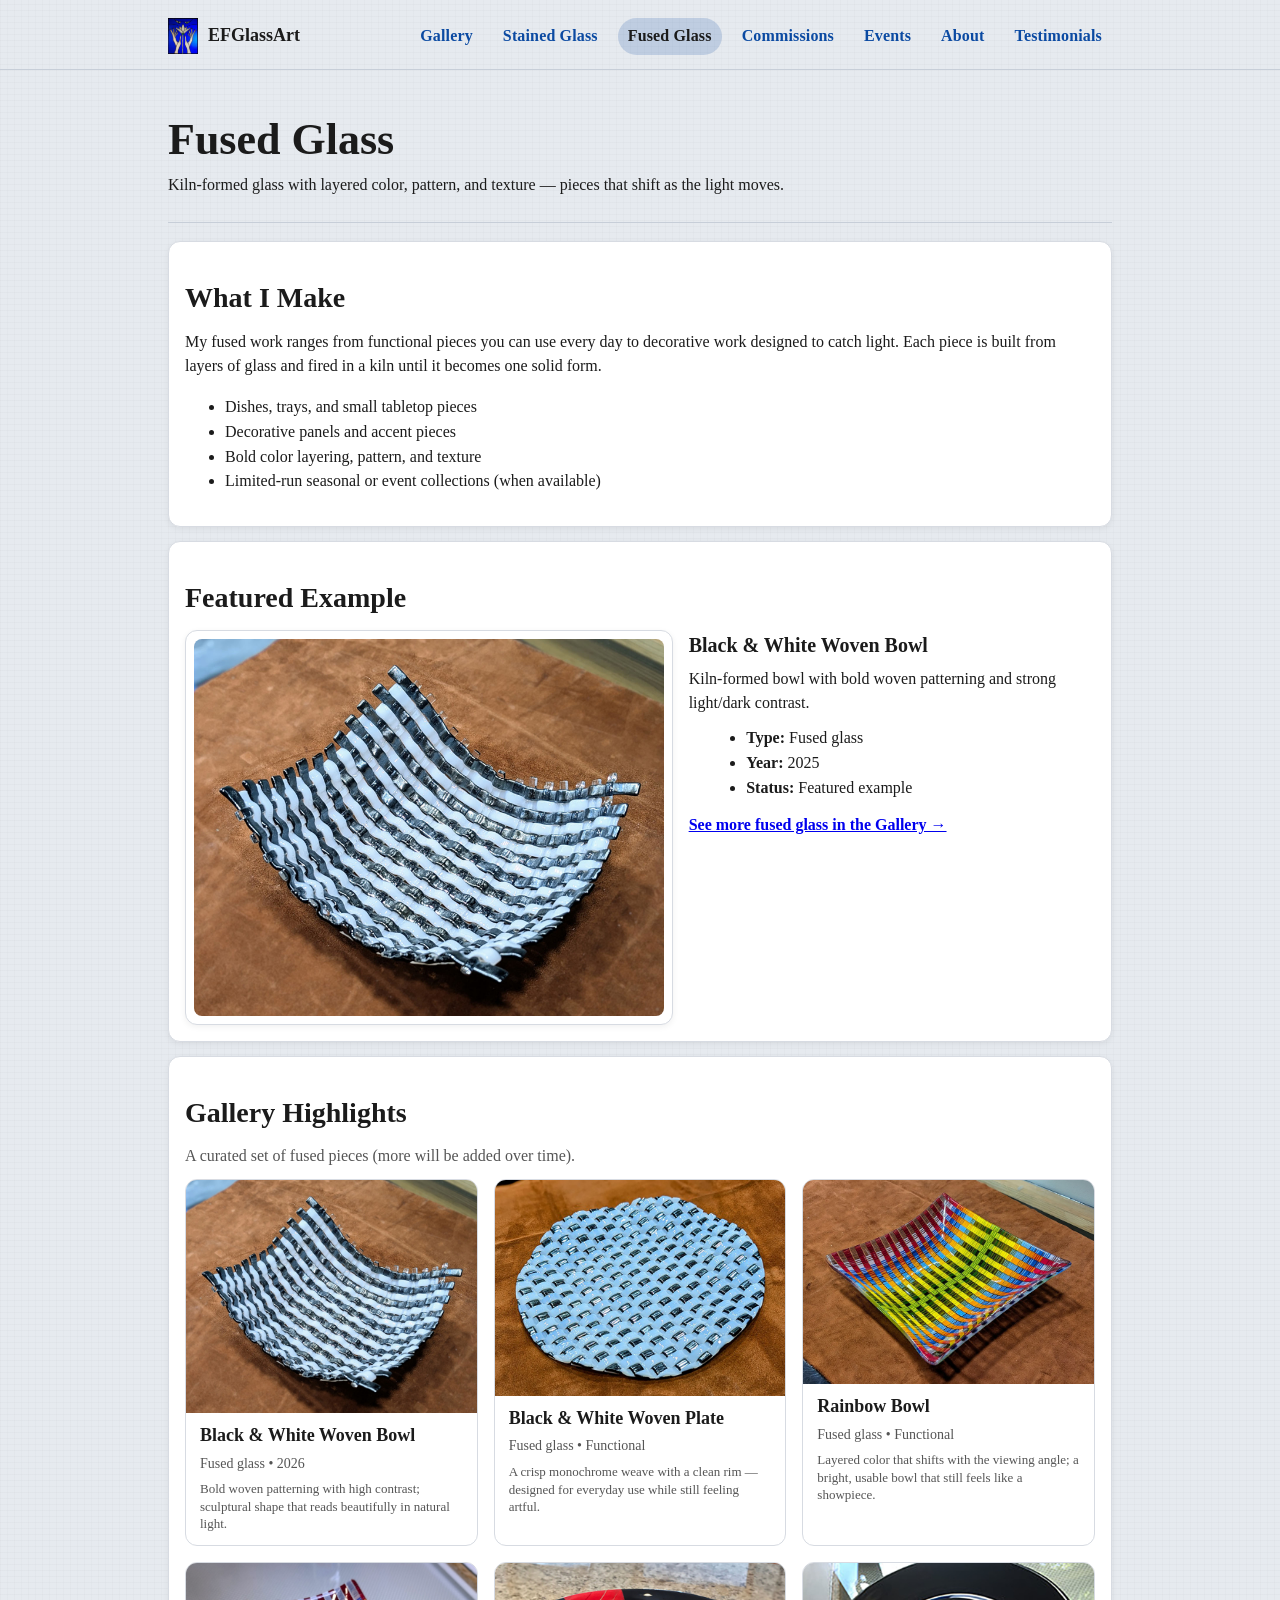
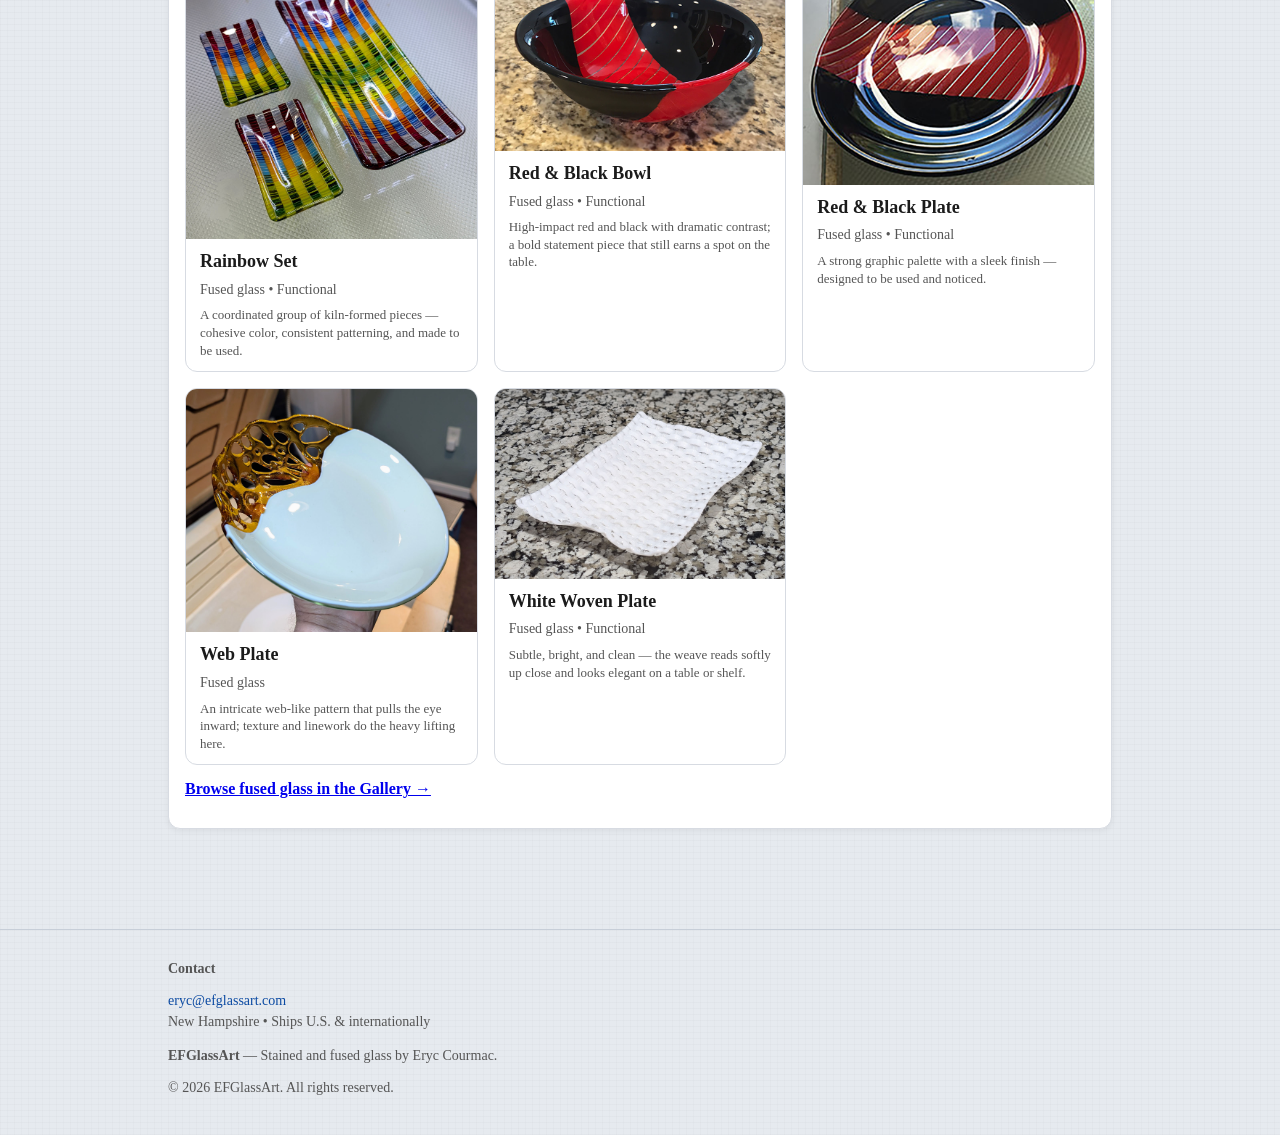
<file: fused-glass.html>
<!doctype html>
<html lang="en">
<head>
  <title>Fused Glass — EFGlassArt</title>
  <meta charset="utf-8" />
  <meta name="viewport" content="width=device-width, initial-scale=1" />

  <meta name="description" content="Kiln-formed fused glass dishes and decorative pieces by New Hampshire artist Eryc Courmac." />
  <link rel="canonical" href="https://efglassart.com/fused-glass.html" />
  <meta name="robots" content="index,follow" />

  <meta property="og:site_name" content="EFGlassArt" />
  <meta property="og:type" content="website" />
  <meta property="og:title" content="Fused Glass — EFGlassArt" />
  <meta property="og:description" content="Kiln-formed dishes and decorative pieces — layered color, texture, and depth." />
  <meta property="og:url" content="https://efglassart.com/fused-glass.html" />
  <meta property="og:image" content="https://efglassart.com/assets/images/gallery/fg-featured.jpg" />

  <link rel="stylesheet" href="/styles.css" />
</head>

<body>
<header class="site-header">
  <div class="container">
    <a class="brand" href="/index.html" aria-label="EFGlassArt home">
  <img
    src="/assets/images/logoefg.jpg"
    alt="EFGlassArt logo"
    class="brand-logo"
    loading="eager"
    decoding="async"
  />
  <span class="brand-text">EFGlassArt</span>
</a>

    <nav class="site-nav" aria-label="Primary">
      <a href="/gallery.html">Gallery</a>
      <a href="/stained-glass.html">Stained Glass</a>
      <a href="/fused-glass.html" aria-current="page">Fused Glass</a>
      <a href="/commissions.html">Commissions</a>
      <a href="/events.html">Events</a>
      <a href="/about.html">About</a>
      <a href="/testimonials.html">Testimonials</a>
    </nav>
  </div>
</header>

<main class="container flow">
  <header class="page-header">
    <h1>Fused Glass</h1>
    <p>Kiln-formed glass with layered color, pattern, and texture — pieces that shift as the light moves.</p>
  </header>

  <section class="card">
    <h2>What I Make</h2>
    <p>
      My fused work ranges from functional pieces you can use every day to decorative work designed to catch light.
      Each piece is built from layers of glass and fired in a kiln until it becomes one solid form.
    </p>
    <ul>
      <li>Dishes, trays, and small tabletop pieces</li>
      <li>Decorative panels and accent pieces</li>
      <li>Bold color layering, pattern, and texture</li>
      <li>Limited-run seasonal or event collections (when available)</li>
    </ul>
  </section>

  <section class="card">
    <h2>Featured Example</h2>

    <figure class="featured-figure">
      <a
        href="/assets/images/gallery/fg-black-white-woven-bowl.jpg"
        data-lightbox
        data-caption="Black &amp; White Woven Bowl — fused glass • 2025"
      >
        <span class="image-frame">
          <img
            src="/assets/images/gallery/fg-black-white-woven-bowl.jpg"
            alt="Black and white woven fused glass bowl"
            loading="lazy"
            decoding="async"
            style="max-height:420px; object-fit:cover;"
          />
        </span>
      </a>

      <figcaption class="featured-caption">
        <h3>Black &amp; White Woven Bowl</h3>
        <p class="featured-desc">
          Kiln-formed bowl with bold woven patterning and strong light/dark contrast.
        </p>

        <ul class="featured-meta">
          <li><strong>Type:</strong> Fused glass</li>
          <li><strong>Year:</strong> 2025</li>
          <li><strong>Status:</strong> Featured example</li>
        </ul>

        <p style="margin-top:12px;">
          <a href="/gallery.html#all"><strong>See more fused glass in the Gallery →</strong></a>
        </p>
      </figcaption>
    </figure>
  </section>

  <section class="card">
    <h2>Gallery Highlights</h2>
    <p class="muted">A curated set of fused pieces (more will be added over time).</p>

    <div class="gallery-grid">
      <article class="piece-card">
        <a href="/assets/images/gallery/fg-black-white-woven-bowl.jpg" data-lightbox data-caption="Black &amp; White Woven Bowl — fused glass • Functional">
          <img src="/assets/images/gallery/fg-black-white-woven-bowl.jpg" alt="Black and white woven fused glass bowl" loading="lazy" decoding="async">
          <div class="piece-body">
            <h3>Black &amp; White Woven Bowl</h3>
            <p class="piece-meta">Fused glass • 2026</p>
            <p class="piece-desc">Bold woven patterning with high contrast; sculptural shape that reads beautifully in natural light.</p>
          </div>
        </a>
      </article>

      <article class="piece-card">
        <a href="/assets/images/gallery/fg-black-white-woven-plate.jpg" data-lightbox data-caption="Black &amp; White Woven Plate — fused glass • Functional">
          <img src="/assets/images/gallery/fg-black-white-woven-plate.jpg" alt="Black and white woven fused glass plate" loading="lazy" decoding="async">
          <div class="piece-body">
            <h3>Black &amp; White Woven Plate</h3>
            <p class="piece-meta">Fused glass • Functional</p>
            <p class="piece-desc">A crisp monochrome weave with a clean rim — designed for everyday use while still feeling artful.</p>
          </div>
        </a>
      </article>

      <article class="piece-card">
        <a href="/assets/images/gallery/fg-rainbow-bowl.jpg" data-lightbox data-caption="Rainbow Bowl — fused glass • Functional">
          <img src="/assets/images/gallery/fg-rainbow-bowl.jpg" alt="Rainbow fused glass bowl" loading="lazy" decoding="async">
          <div class="piece-body">
            <h3>Rainbow Bowl</h3>
            <p class="piece-meta">Fused glass • Functional</p>
            <p class="piece-desc">Layered color that shifts with the viewing angle; a bright, usable bowl that still feels like a showpiece.</p>
          </div>
        </a>
      </article>

      <article class="piece-card">
        <a href="/assets/images/gallery/fg-rainbow-set.jpg" data-lightbox data-caption="Rainbow Set — fused glass • Functional">
          <img src="/assets/images/gallery/fg-rainbow-set.jpg" alt="Rainbow fused glass set" loading="lazy" decoding="async">
          <div class="piece-body">
            <h3>Rainbow Set</h3>
            <p class="piece-meta">Fused glass • Functional</p>
            <p class="piece-desc">A coordinated group of kiln-formed pieces — cohesive color, consistent patterning, and made to be used.</p>
          </div>
        </a>
      </article>

      <article class="piece-card">
        <a href="/assets/images/gallery/fg-red-black-bowl.jpg" data-lightbox data-caption="Red &amp; Black Bowl — fused glass • Functional">
          <img src="/assets/images/gallery/fg-red-black-bowl.jpg" alt="Red and black fused glass bowl" loading="lazy" decoding="async">
          <div class="piece-body">
            <h3>Red &amp; Black Bowl</h3>
            <p class="piece-meta">Fused glass • Functional</p>
            <p class="piece-desc">High-impact red and black with dramatic contrast; a bold statement piece that still earns a spot on the table.</p>
          </div>
        </a>
      </article>

      <article class="piece-card">
        <a href="/assets/images/gallery/fg-red-black-plate.jpg" data-lightbox data-caption="Red &amp; Black Plate — fused glass • Functional">
          <img src="/assets/images/gallery/fg-red-black-plate.jpg" alt="Red and black fused glass plate" loading="lazy" decoding="async">
          <div class="piece-body">
            <h3>Red &amp; Black Plate</h3>
            <p class="piece-meta">Fused glass • Functional</p>
            <p class="piece-desc">A strong graphic palette with a sleek finish — designed to be used and noticed.</p>
          </div>
        </a>
      </article>

      <article class="piece-card">
        <a href="/assets/images/gallery/fg-web-plate.jpg" data-lightbox data-caption="Web Plate — fused glass">
          <img src="/assets/images/gallery/fg-web-plate.jpg" alt="Web-pattern fused glass plate" loading="lazy" decoding="async">
          <div class="piece-body">
            <h3>Web Plate</h3>
            <p class="piece-meta">Fused glass</p>
            <p class="piece-desc">An intricate web-like pattern that pulls the eye inward; texture and linework do the heavy lifting here.</p>
          </div>
        </a>
      </article>

      <article class="piece-card">
        <a href="/assets/images/gallery/fg-white-woven-plate.jpg" data-lightbox data-caption="White Woven Plate — fused glass • Functional">
          <img src="/assets/images/gallery/fg-white-woven-plate.jpg" alt="White woven fused glass plate" loading="lazy" decoding="async">
          <div class="piece-body">
            <h3>White Woven Plate</h3>
            <p class="piece-meta">Fused glass • Functional</p>
            <p class="piece-desc">Subtle, bright, and clean — the weave reads softly up close and looks elegant on a table or shelf.</p>
          </div>
        </a>
      </article>
    </div>

    <p style="margin-top:12px;">
      <a href="/gallery.html#fused"><strong>Browse fused glass in the Gallery →</strong></a>
    </p>
  </section>
</main>

<footer class="site-footer">
  <div class="container">
    <div class="footer-contact">
      <p><strong>Contact</strong></p>
      <p>
        <a href="mailto:eryc@efglassart.com">eryc@efglassart.com</a><br>
        <span class="muted">New Hampshire • Ships U.S. &amp; internationally</span>
      </p>
    </div>

    <p><strong>EFGlassArt</strong> — Stained and fused glass by Eryc Courmac.</p>
    <p class="muted">© <span id="year"></span> EFGlassArt. All rights reserved.</p>
  </div>
</footer>

<!-- Lightbox (uses styles.css .lightbox classes) -->
<div id="lightbox" class="lightbox" aria-hidden="true">
  <button id="lightboxClose" class="lightbox__close" aria-label="Close">×</button>
  <div class="lightbox__panel">
    <img id="lightboxImg" class="lightbox__img" alt="">
    <p id="lightboxCaption" class="lightbox__caption"></p>
  </div>
</div>

<script>
  document.getElementById('year').textContent = new Date().getFullYear();

  const lb = document.getElementById('lightbox');
  const lbImg = document.getElementById('lightboxImg');
  const lbCap = document.getElementById('lightboxCaption');
  const lbClose = document.getElementById('lightboxClose');

  function openLightbox(src, caption){
    lbImg.src = src;
    lbCap.textContent = caption || "";
    lb.classList.add('is-open');
    lb.setAttribute('aria-hidden', 'false');
    document.body.style.overflow = "hidden";
  }

  function closeLightbox(){
    lb.classList.remove('is-open');
    lb.setAttribute('aria-hidden', 'true');
    lbImg.src = "";
    lbCap.textContent = "";
    document.body.style.overflow = "";
  }

  document.addEventListener('click', (e) => {
    const a = e.target.closest('a[data-lightbox]');
    if (!a) return;
    e.preventDefault();
    openLightbox(a.getAttribute('href'), a.getAttribute('data-caption'));
  });

  lbClose.addEventListener('click', closeLightbox);
  lb.addEventListener('click', (e) => { if (e.target === lb) closeLightbox(); });
  document.addEventListener('keydown', (e) => {
    if (lb.classList.contains('is-open') && e.key === 'Escape') closeLightbox();
  });
</script>
</body>
</html>
</file>
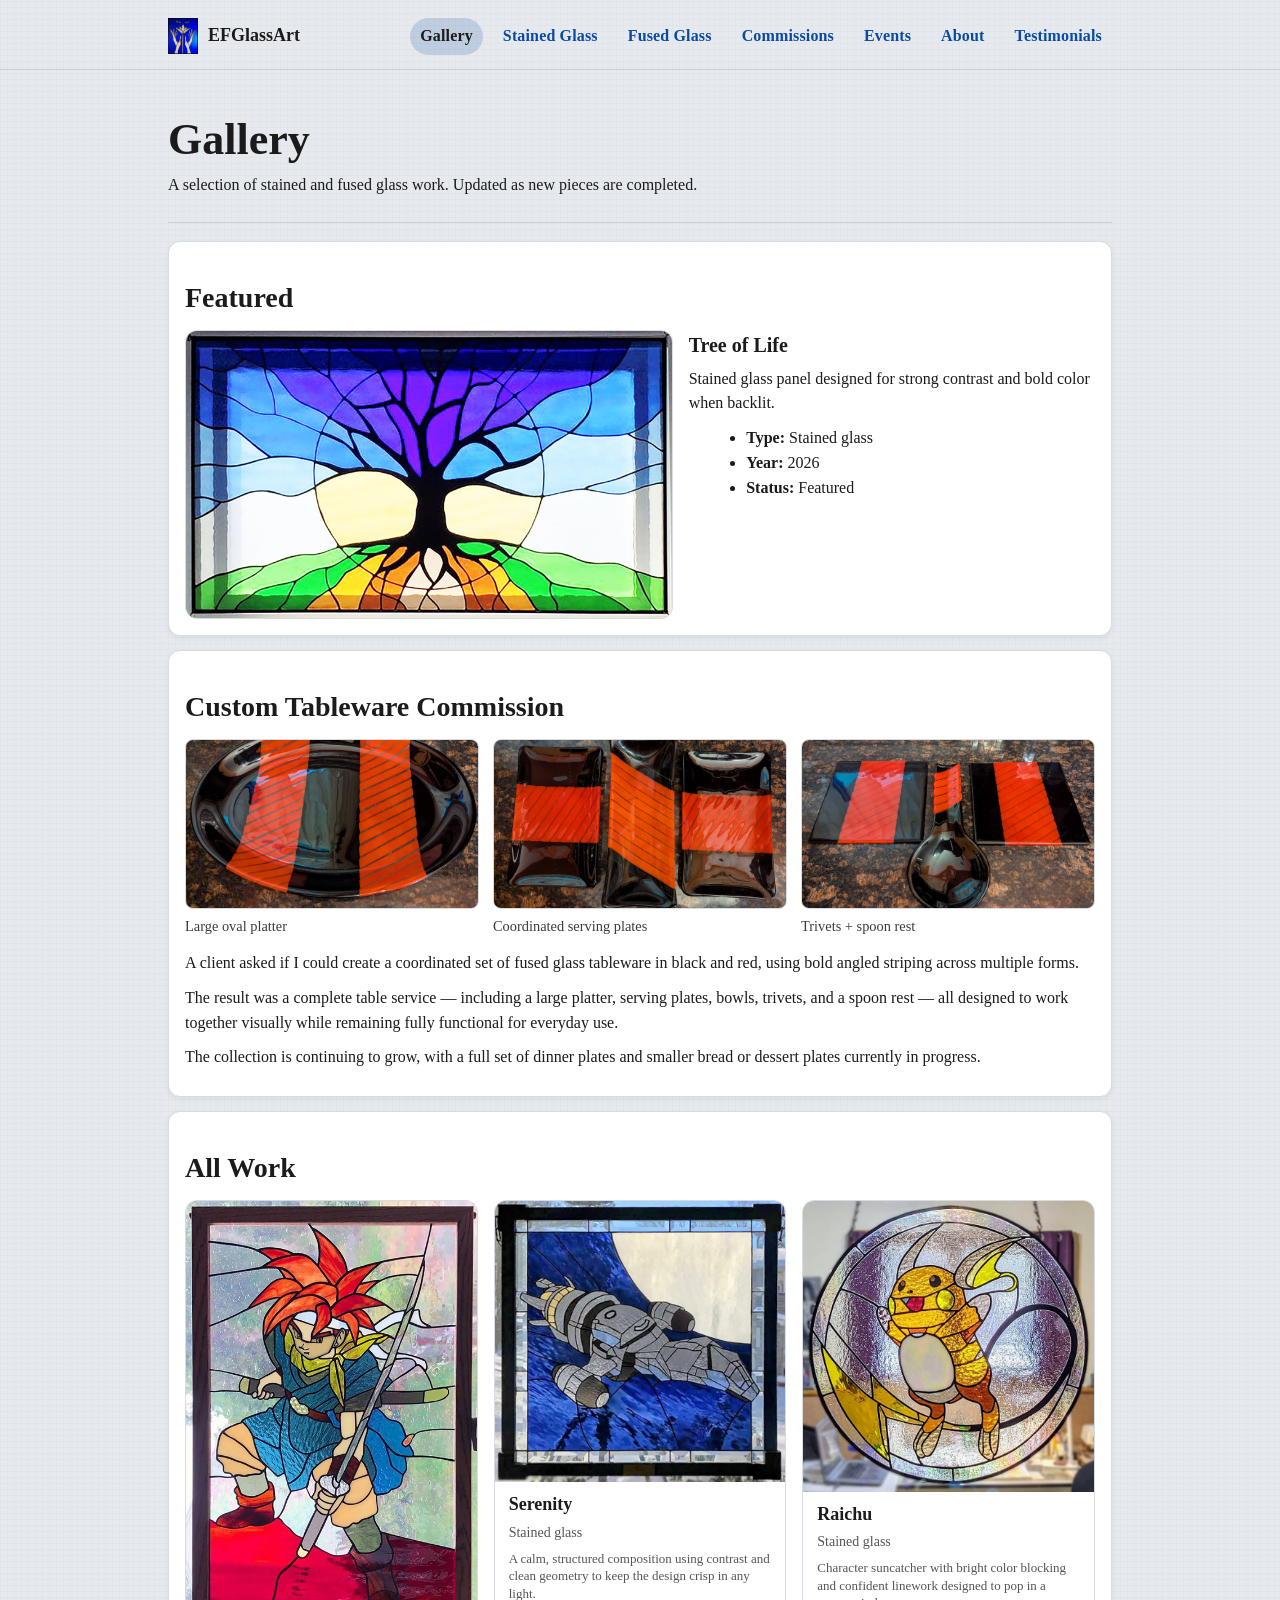
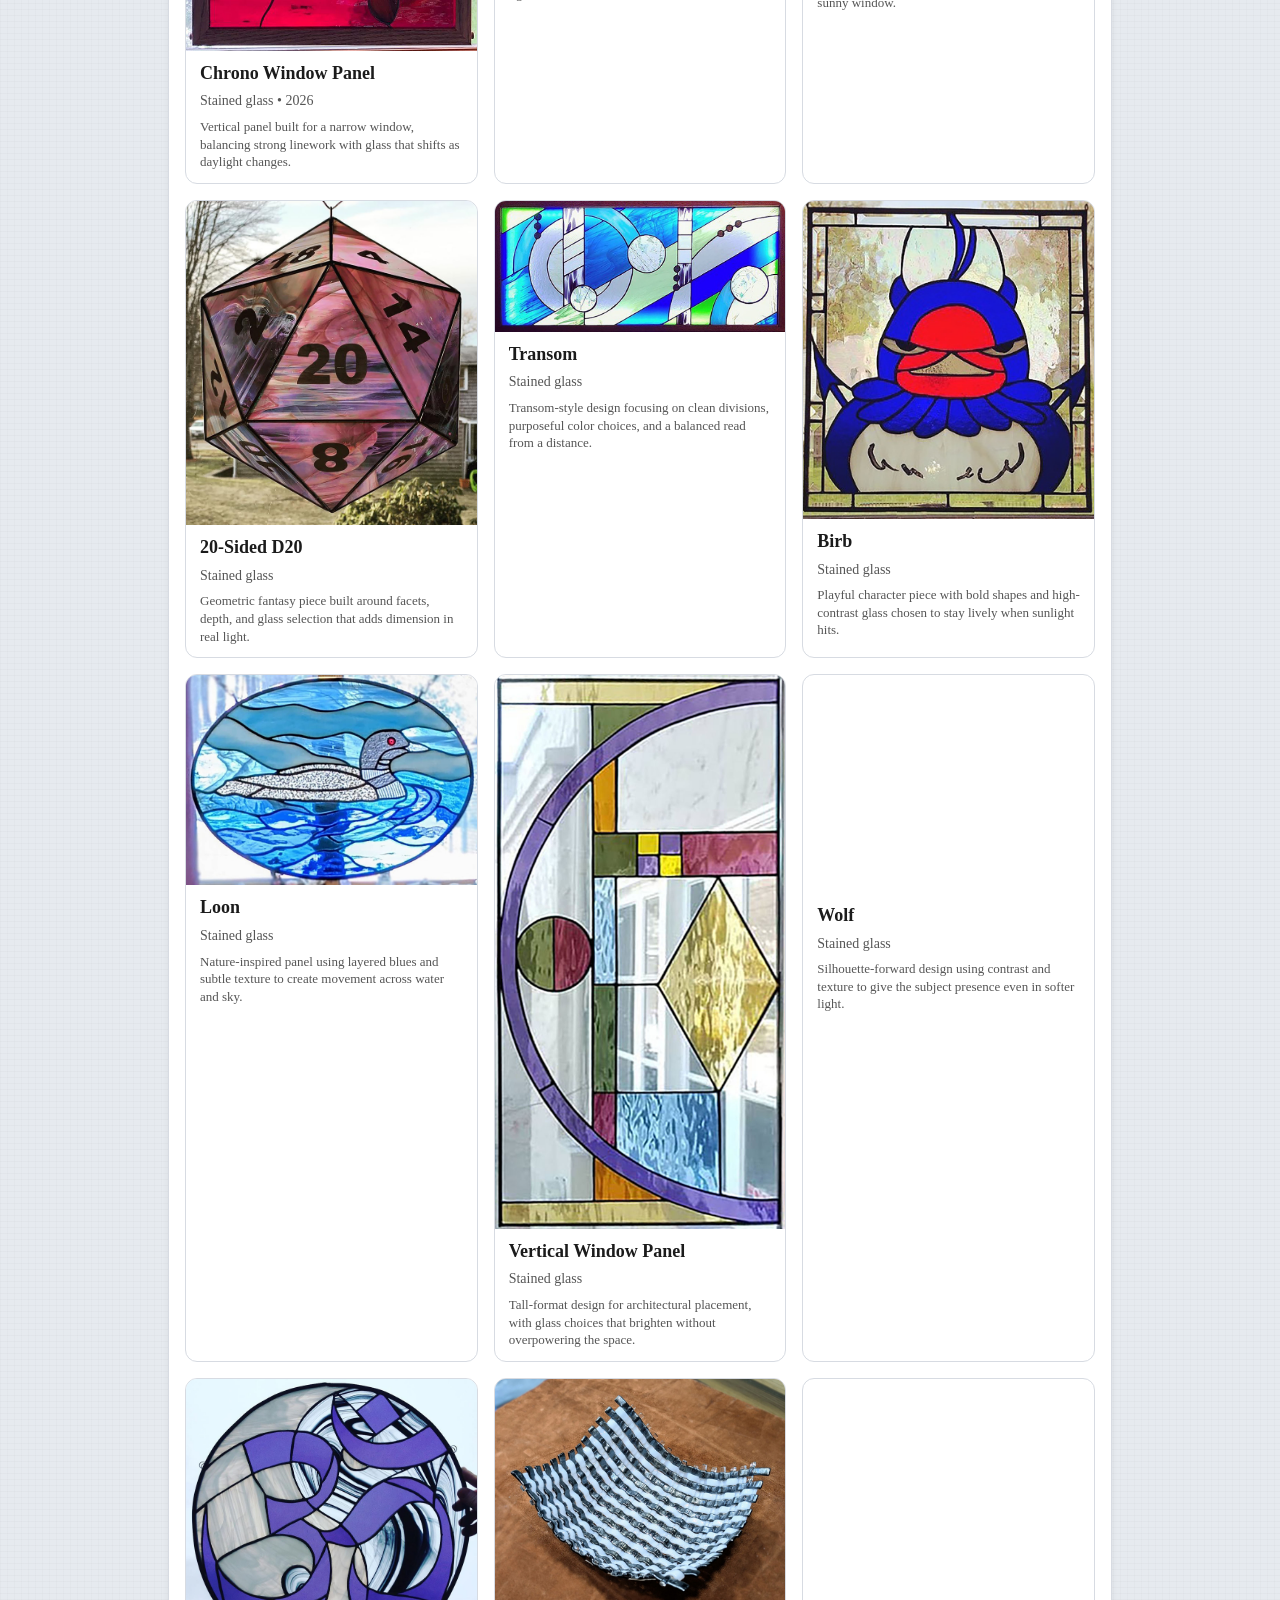
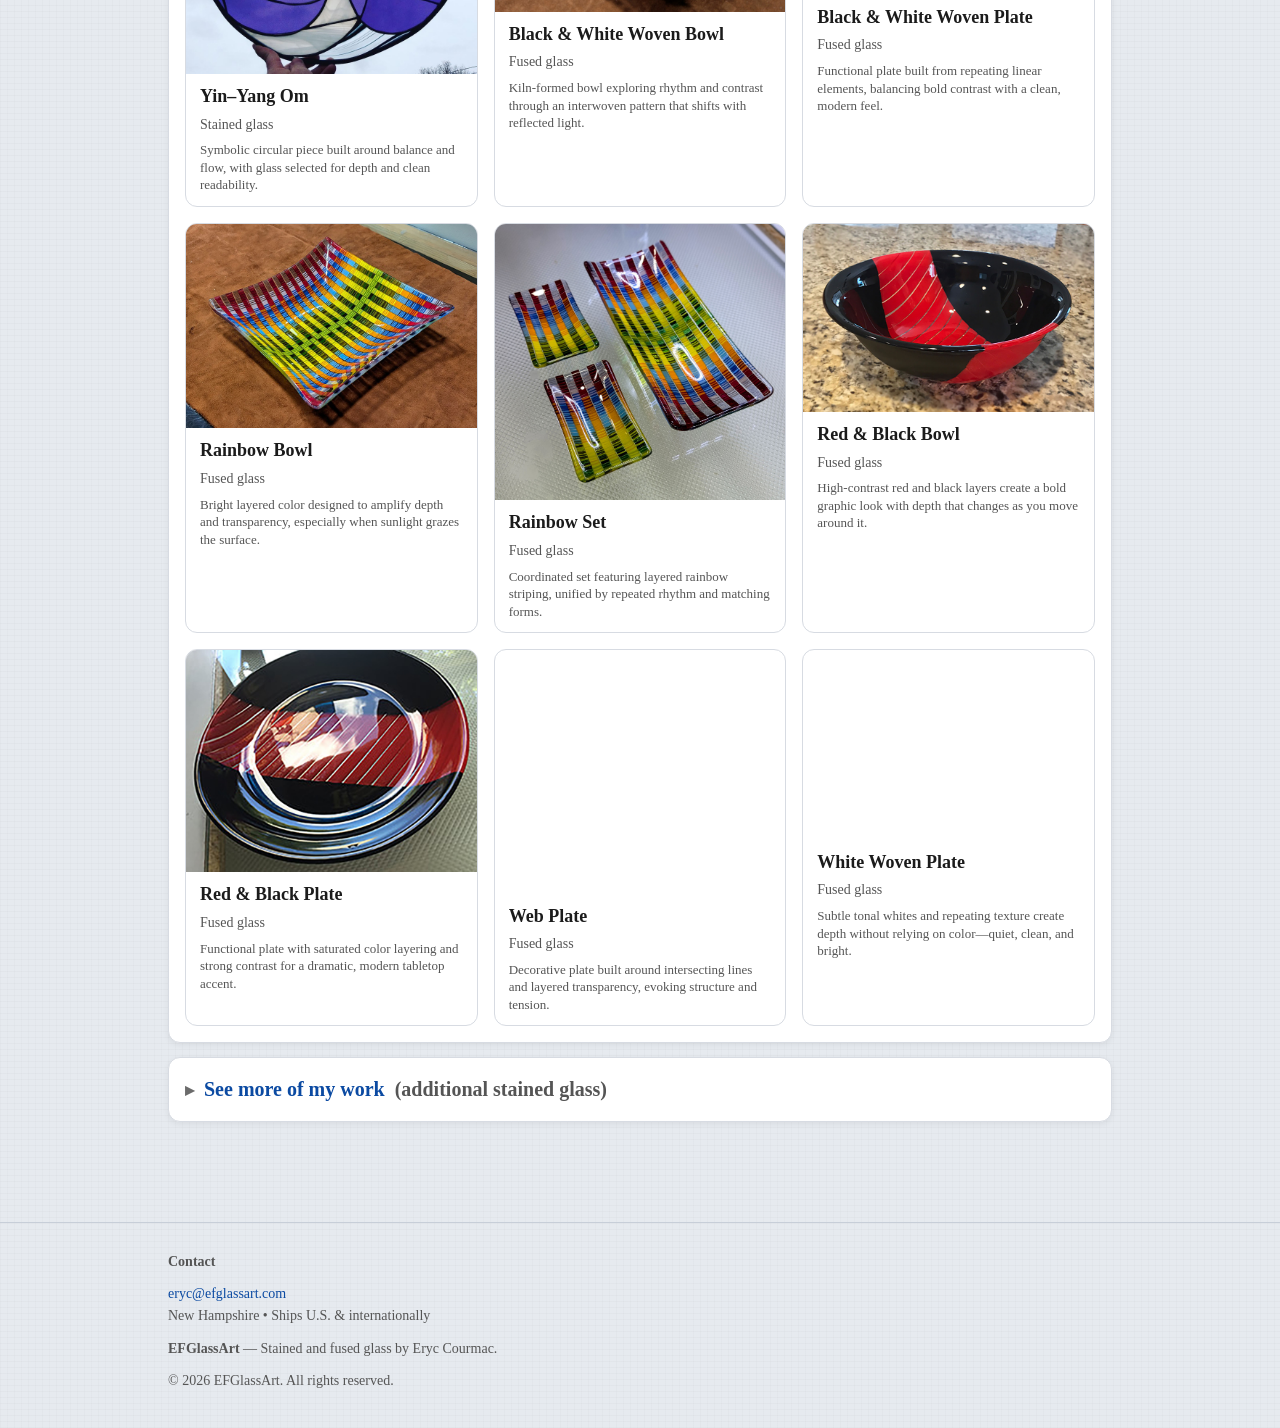
<file: gallery.html>
<!doctype html>
<html lang="en">
<head>
  <title>Gallery — EFGlassArt</title>
  <meta charset="utf-8" />
  <meta name="viewport" content="width=device-width, initial-scale=1" />

  <meta name="description" content="Gallery of stained and fused glass work by New Hampshire artist Eryc Courmac." />
  <link rel="canonical" href="https://efglassart.com/gallery.html" />
  <meta name="robots" content="index,follow" />

  <meta property="og:site_name" content="EFGlassArt" />
  <meta property="og:type" content="website" />
  <meta property="og:title" content="Gallery — EFGlassArt" />
  <meta property="og:description" content="Browse stained and fused glass work by New Hampshire artist Eryc Courmac." />
  <meta property="og:url" content="https://efglassart.com/gallery.html" />
  <meta property="og:image" content="https://efglassart.com/assets/images/gallery/sg-tree-of-life.jpg" />

  <link rel="stylesheet" href="/styles.css" />
</head>

<body>
<header class="site-header">
  <div class="container">
    <a class="brand" href="/index.html" aria-label="EFGlassArt home">
      <img
        src="/assets/images/logoefg.jpg"
        alt="EFGlassArt logo"
        class="brand-logo"
        loading="eager"
        decoding="async"
      />
      <span class="brand-text">EFGlassArt</span>
    </a>

    <nav class="site-nav" aria-label="Primary">
      <a href="/gallery.html" aria-current="page">Gallery</a>
      <a href="/stained-glass.html">Stained Glass</a>
      <a href="/fused-glass.html">Fused Glass</a>
      <a href="/commissions.html">Commissions</a>
      <a href="/events.html">Events</a>
      <a href="/about.html">About</a>
      <a href="/testimonials.html">Testimonials</a>
    </nav>
  </div>
</header>

<main class="container flow">
  <header class="page-header">
    <h1>Gallery</h1>
    <p>A selection of stained and fused glass work. Updated as new pieces are completed.</p>
  </header>

  <!-- Featured stays Tree of Life -->
  <section id="featured" class="card">
    <h2>Featured</h2>
    <figure class="featured-figure">
      <a
        href="/assets/images/gallery/sg-tree-of-life.jpg"
        data-lightbox
        data-caption="Tree of Life — stained glass • 2015"
      >
        <img
          src="/assets/images/gallery/sg-tree-of-life.jpg"
          alt="Tree of Life stained glass panel"
          class="featured-img"
          loading="lazy"
          decoding="async"
          style="max-height:420px; object-fit:cover;"
        />
      </a>

      <figcaption class="featured-caption">
        <h3>Tree of Life</h3>
        <p class="featured-desc">
          Stained glass panel designed for strong contrast and bold color when backlit.
        </p>

        <ul class="featured-meta">
          <li><strong>Type:</strong> Stained glass</li>
          <li><strong>Year:</strong> 2026</li>
          <li><strong>Status:</strong> Featured</li>
        </ul>
      </figcaption>
    </figure>
  </section>

  <!-- Custom Tableware Commission -->
  <section id="custom-tableware" class="card">
    <h2>Custom Tableware Commission</h2>

    <div class="gallery-mini">
      <figure>
        <a href="/assets/images/gallery/fgct-platter.jpg"
           data-lightbox
           data-caption="Custom Tableware Commission — Large oval platter (fused glass)">
          <img src="/assets/images/gallery/fgct-platter.jpg"
               alt="Large oval fused glass platter in black and red with angled striping"
               loading="lazy" decoding="async">
        </a>
        <figcaption>Large oval platter</figcaption>
      </figure>

      <figure>
        <a href="/assets/images/gallery/fgct-rectangles.jpg"
           data-lightbox
           data-caption="Custom Tableware Commission — Coordinated serving plates (fused glass)">
          <img src="/assets/images/gallery/fgct-rectangles.jpg"
               alt="Fused glass serving plates in black and red with angled striping: one long rectangle between two shorter rectangles"
               loading="lazy" decoding="async">
        </a>
        <figcaption>Coordinated serving plates</figcaption>
      </figure>

      <figure>
        <a href="/assets/images/gallery/fgct-trivets-and-spoonrest.jpg"
           data-lightbox
           data-caption="Custom Tableware Commission — Trivets and spoon rest (fused glass)">
          <img src="/assets/images/gallery/fgct-trivets-and-spoonrest.jpg"
               alt="Fused glass table set pieces in black and red: spoon rest between two large square trivets"
               loading="lazy" decoding="async">
        </a>
        <figcaption>Trivets + spoon rest</figcaption>
      </figure>
    </div>

    <p>
      A client asked if I could create a coordinated set of fused glass tableware in black and red, using bold angled striping across multiple forms.
    </p>
    <p>
      The result was a complete table service — including a large platter, serving plates, bowls, trivets, and a spoon rest — all designed to work together visually while remaining fully functional for everyday use.
    </p>
    <p>
      The collection is continuing to grow, with a full set of dinner plates and smaller bread or dessert plates currently in progress.
    </p>
  </section>

  <!-- All Work -->
  <section id="all-work" class="card">
    <h2>All Work</h2>

    <div class="gallery-grid">
      <!-- STAINED -->

      <article class="piece-card">
        <a href="/assets/images/gallery/sg-chrono-window.jpg" data-lightbox data-caption="Chrono Window Panel — stained glass • 2026">
          <img src="/assets/images/gallery/sg-chrono-window.jpg" alt="Chrono Window Panel stained glass" loading="lazy" decoding="async">
          <div class="piece-body">
            <h3>Chrono Window Panel</h3>
            <p class="piece-meta">Stained glass • 2026</p>
            <p class="piece-desc">Vertical panel built for a narrow window, balancing strong linework with glass that shifts as daylight changes.</p>
          </div>
        </a>
      </article>

      <article class="piece-card">
        <a href="/assets/images/gallery/sg-serenity.jpg" data-lightbox data-caption="Serenity — stained glass">
          <img src="/assets/images/gallery/sg-serenity.jpg" alt="Serenity stained glass panel" loading="lazy" decoding="async">
          <div class="piece-body">
            <h3>Serenity</h3>
            <p class="piece-meta">Stained glass</p>
            <p class="piece-desc">A calm, structured composition using contrast and clean geometry to keep the design crisp in any light.</p>
          </div>
        </a>
      </article>

      <article class="piece-card">
        <a href="/assets/images/gallery/sg-raichu.jpg" data-lightbox data-caption="Raichu — stained glass">
          <img src="/assets/images/gallery/sg-raichu.jpg" alt="Raichu stained glass suncatcher" loading="lazy" decoding="async">
          <div class="piece-body">
            <h3>Raichu</h3>
            <p class="piece-meta">Stained glass</p>
            <p class="piece-desc">Character suncatcher with bright color blocking and confident linework designed to pop in a sunny window.</p>
          </div>
        </a>
      </article>

      <article class="piece-card">
        <a href="/assets/images/gallery/sg-20sided-d20.jpg" data-lightbox data-caption="20-Sided D20 — stained glass">
          <img src="/assets/images/gallery/sg-20sided-d20.jpg" alt="20-Sided D20 stained glass piece" loading="lazy" decoding="async">
          <div class="piece-body">
            <h3>20-Sided D20</h3>
            <p class="piece-meta">Stained glass</p>
            <p class="piece-desc">Geometric fantasy piece built around facets, depth, and glass selection that adds dimension in real light.</p>
          </div>
        </a>
      </article>

      <article class="piece-card">
        <a href="/assets/images/gallery/sg-amy-transom.jpg" data-lightbox data-caption="Transom — stained glass">
          <img src="/assets/images/gallery/sg-amy-transom.jpg" alt="Transom stained glass" loading="lazy" decoding="async">
          <div class="piece-body">
            <h3>Transom</h3>
            <p class="piece-meta">Stained glass</p>
            <p class="piece-desc">Transom-style design focusing on clean divisions, purposeful color choices, and a balanced read from a distance.</p>
          </div>
        </a>
      </article>

      <article class="piece-card">
        <a href="/assets/images/gallery/sg-birb.jpg" data-lightbox data-caption="Birb — stained glass">
          <img src="/assets/images/gallery/sg-birb.jpg" alt="Bird-themed stained glass piece" loading="lazy" decoding="async">
          <div class="piece-body">
            <h3>Birb</h3>
            <p class="piece-meta">Stained glass</p>
            <p class="piece-desc">Playful character piece with bold shapes and high-contrast glass chosen to stay lively when sunlight hits.</p>
          </div>
        </a>
      </article>

      <article class="piece-card">
        <a href="/assets/images/gallery/sg-loon.jpg" data-lightbox data-caption="Loon — stained glass">
          <img src="/assets/images/gallery/sg-loon.jpg" alt="Loon stained glass panel" loading="lazy" decoding="async">
          <div class="piece-body">
            <h3>Loon</h3>
            <p class="piece-meta">Stained glass</p>
            <p class="piece-desc">Nature-inspired panel using layered blues and subtle texture to create movement across water and sky.</p>
          </div>
        </a>
      </article>

      <article class="piece-card">
        <a href="/assets/images/gallery/sg-vertical-window.jpg" data-lightbox data-caption="Vertical Window Panel — stained glass">
          <img src="/assets/images/gallery/sg-vertical-window.jpg" alt="Vertical window panel stained glass" loading="lazy" decoding="async">
          <div class="piece-body">
            <h3>Vertical Window Panel</h3>
            <p class="piece-meta">Stained glass</p>
            <p class="piece-desc">Tall-format design for architectural placement, with glass choices that brighten without overpowering the space.</p>
          </div>
        </a>
      </article>

      <article class="piece-card">
        <a href="/assets/images/gallery/sg-wolf.jpg" data-lightbox data-caption="Wolf — stained glass">
          <img src="/assets/images/gallery/sg-wolf.jpg" alt="Wolf stained glass piece" loading="lazy" decoding="async">
          <div class="piece-body">
            <h3>Wolf</h3>
            <p class="piece-meta">Stained glass</p>
            <p class="piece-desc">Silhouette-forward design using contrast and texture to give the subject presence even in softer light.</p>
          </div>
        </a>
      </article>

      <article class="piece-card">
        <a href="/assets/images/gallery/sg-yin-yan-om.jpg" data-lightbox data-caption="Yin–Yang Om — stained glass">
          <img src="/assets/images/gallery/sg-yin-yan-om.jpg" alt="Yin–Yang Om stained glass suncatcher" loading="lazy" decoding="async">
          <div class="piece-body">
            <h3>Yin–Yang Om</h3>
            <p class="piece-meta">Stained glass</p>
            <p class="piece-desc">Symbolic circular piece built around balance and flow, with glass selected for depth and clean readability.</p>
          </div>
        </a>
      </article>

      <!-- FUSED -->
      <article class="piece-card">
        <a href="/assets/images/gallery/fg-black-white-woven-bowl.jpg" data-lightbox data-caption="Black &amp; White Woven Bowl — fused glass">
          <img src="/assets/images/gallery/fg-black-white-woven-bowl.jpg" alt="Black and white woven fused glass bowl" loading="lazy" decoding="async">
          <div class="piece-body">
            <h3>Black &amp; White Woven Bowl</h3>
            <p class="piece-meta">Fused glass</p>
            <p class="piece-desc">Kiln-formed bowl exploring rhythm and contrast through an interwoven pattern that shifts with reflected light.</p>
          </div>
        </a>
      </article>

      <article class="piece-card">
        <a href="/assets/images/gallery/fg-black-white-woven-plate.jpg" data-lightbox data-caption="Black &amp; White Woven Plate — fused glass">
          <img src="/assets/images/gallery/fg-black-white-woven-plate.jpg" alt="Black and white woven fused glass plate" loading="lazy" decoding="async">
          <div class="piece-body">
            <h3>Black &amp; White Woven Plate</h3>
            <p class="piece-meta">Fused glass</p>
            <p class="piece-desc">Functional plate built from repeating linear elements, balancing bold contrast with a clean, modern feel.</p>
          </div>
        </a>
      </article>

      <article class="piece-card">
        <a href="/assets/images/gallery/fg-rainbow-bowl.jpg" data-lightbox data-caption="Rainbow Bowl — fused glass">
          <img src="/assets/images/gallery/fg-rainbow-bowl.jpg" alt="Rainbow fused glass bowl" loading="lazy" decoding="async">
          <div class="piece-body">
            <h3>Rainbow Bowl</h3>
            <p class="piece-meta">Fused glass</p>
            <p class="piece-desc">Bright layered color designed to amplify depth and transparency, especially when sunlight grazes the surface.</p>
          </div>
        </a>
      </article>

      <article class="piece-card">
        <a href="/assets/images/gallery/fg-rainbow-set.jpg" data-lightbox data-caption="Rainbow Set — fused glass">
          <img src="/assets/images/gallery/fg-rainbow-set.jpg" alt="Rainbow fused glass set" loading="lazy" decoding="async">
          <div class="piece-body">
            <h3>Rainbow Set</h3>
            <p class="piece-meta">Fused glass</p>
            <p class="piece-desc">Coordinated set featuring layered rainbow striping, unified by repeated rhythm and matching forms.</p>
          </div>
        </a>
      </article>

      <article class="piece-card">
        <a href="/assets/images/gallery/fg-red-black-bowl.jpg" data-lightbox data-caption="Red &amp; Black Bowl — fused glass">
          <img src="/assets/images/gallery/fg-red-black-bowl.jpg" alt="Red and black fused glass bowl" loading="lazy" decoding="async">
          <div class="piece-body">
            <h3>Red &amp; Black Bowl</h3>
            <p class="piece-meta">Fused glass</p>
            <p class="piece-desc">High-contrast red and black layers create a bold graphic look with depth that changes as you move around it.</p>
          </div>
        </a>
      </article>

      <article class="piece-card">
        <a href="/assets/images/gallery/fg-red-black-plate.jpg" data-lightbox data-caption="Red &amp; Black Plate — fused glass">
          <img src="/assets/images/gallery/fg-red-black-plate.jpg" alt="Red and black fused glass plate" loading="lazy" decoding="async">
          <div class="piece-body">
            <h3>Red &amp; Black Plate</h3>
            <p class="piece-meta">Fused glass</p>
            <p class="piece-desc">Functional plate with saturated color layering and strong contrast for a dramatic, modern tabletop accent.</p>
          </div>
        </a>
      </article>

      <article class="piece-card">
        <a href="/assets/images/gallery/fg-web-plate.jpg" data-lightbox data-caption="Web Plate — fused glass">
          <img src="/assets/images/gallery/fg-web-plate.jpg" alt="Web-pattern fused glass plate" loading="lazy" decoding="async">
          <div class="piece-body">
            <h3>Web Plate</h3>
            <p class="piece-meta">Fused glass</p>
            <p class="piece-desc">Decorative plate built around intersecting lines and layered transparency, evoking structure and tension.</p>
          </div>
        </a>
      </article>

      <article class="piece-card">
        <a href="/assets/images/gallery/fg-white-woven-plate.jpg" data-lightbox data-caption="White Woven Plate — fused glass">
          <img src="/assets/images/gallery/fg-white-woven-plate.jpg" alt="White woven fused glass plate" loading="lazy" decoding="async">
          <div class="piece-body">
            <h3>White Woven Plate</h3>
            <p class="piece-meta">Fused glass</p>
            <p class="piece-desc">Subtle tonal whites and repeating texture create depth without relying on color—quiet, clean, and bright.</p>
          </div>
        </a>
      </article>
    </div>
  </section>

  <!-- Collapsible: More Work -->
  <section id="more-work" class="card">
    <details class="gallery-more">
      <summary>
        <span>See more of my work</span>
        <span class="muted">(additional stained glass)</span>
      </summary>

      <div class="gallery-grid" style="margin-top:16px;">

        <article class="piece-card">
          <a href="/assets/images/gallery/mw-bottle-glass-cheese.jpg" data-lightbox data-caption="Bottle Glass Cheese — stained glass">
            <img src="/assets/images/gallery/mw-bottle-glass-cheese.jpg" alt="Stained glass cheese made with bottle glass" loading="lazy" decoding="async">
            <div class="piece-body">
              <h3>Bottle Glass Cheese</h3>
              <p class="piece-meta">Stained glass</p>
              <p class="piece-desc">A playful piece that shows off the color and texture you can get from recycled bottle glass.</p>
            </div>
          </a>
        </article>

        <article class="piece-card">
          <a href="/assets/images/gallery/mw-dcflag.jpg" data-lightbox data-caption="DC Flag — stained glass">
            <img src="/assets/images/gallery/mw-dcflag.jpg" alt="Stained glass DC flag" loading="lazy" decoding="async">
            <div class="piece-body">
              <h3>DC Flag</h3>
              <p class="piece-meta">Stained glass</p>
              <p class="piece-desc">Bold, graphic flag design built for crisp readability and strong window presence.</p>
            </div>
          </a>
        </article>

        <article class="piece-card">
          <a href="/assets/images/gallery/mw-egypt-ra.jpg" data-lightbox data-caption="Ra — stained glass">
            <img src="/assets/images/gallery/mw-egypt-ra.jpg" alt="Stained glass depiction of Ra" loading="lazy" decoding="async">
            <div class="piece-body">
              <h3>Ra</h3>
              <p class="piece-meta">Stained glass</p>
              <p class="piece-desc">My take on an Egyptian-inspired motif with strong contrast and a dramatic silhouette.</p>
            </div>
          </a>
        </article>

        <article class="piece-card">
          <a href="/assets/images/gallery/mw-phoenix.jpg" data-lightbox data-caption="Phoenix — stained glass">
            <img src="/assets/images/gallery/mw-phoenix.jpg" alt="Stained glass phoenix" loading="lazy" decoding="async">
            <div class="piece-body">
              <h3>Phoenix</h3>
              <p class="piece-meta">Stained glass</p>
              <p class="piece-desc">A high-energy design emphasizing motion through color, angles, and layered linework.</p>
            </div>
          </a>
        </article>

        <article class="piece-card">
          <a href="/assets/images/gallery/mw-stair-divider.jpg" data-lightbox data-caption="Stair Divider — stained glass architectural panel">
            <img src="/assets/images/gallery/mw-stair-divider.jpg" alt="Stained glass stair divider panel" loading="lazy" decoding="async">
            <div class="piece-body">
              <h3>Stair Divider</h3>
              <p class="piece-meta">Stained glass • architectural</p>
              <p class="piece-desc">A functional interior panel designed to add privacy while still keeping light in the space.</p>
            </div>
          </a>
        </article>

        <article class="piece-card">
          <a href="/assets/images/gallery/mw-8-bit-mario.jpg" data-lightbox data-caption="8-Bit Mario — stained glass">
            <img src="/assets/images/gallery/mw-8-bit-mario.jpg" alt="Stained glass 8-bit Mario" loading="lazy" decoding="async">
            <div class="piece-body">
              <h3>8-Bit Mario</h3>
              <p class="piece-meta">Stained glass</p>
              <p class="piece-desc">Pixel-style character piece—clean blocks of color that read instantly from across the room.</p>
            </div>
          </a>
        </article>

        <article class="piece-card">
          <a href="/assets/images/gallery/mw-blue-lotus.jpg" data-lightbox data-caption="Blue Lotus — stained glass">
            <img src="/assets/images/gallery/mw-blue-lotus.jpg" alt="Stained glass blue lotus" loading="lazy" decoding="async">
            <div class="piece-body">
              <h3>Blue Lotus</h3>
              <p class="piece-meta">Stained glass</p>
              <p class="piece-desc">A calm floral design built around layered blues and subtle texture.</p>
            </div>
          </a>
        </article>

        <article class="piece-card">
          <a href="/assets/images/gallery/mw-booth-window.jpg" data-lightbox data-caption="Booth Window Panel — stained glass">
            <img src="/assets/images/gallery/mw-booth-window.jpg" alt="Stained glass booth window panel" loading="lazy" decoding="async">
            <div class="piece-body">
              <h3>Booth Window Panel</h3>
              <p class="piece-meta">Stained glass</p>
              <p class="piece-desc">A showpiece panel designed to catch light beautifully on display at events.</p>
            </div>
          </a>
        </article>

        <article class="piece-card">
          <a href="/assets/images/gallery/mw-box.jpg" data-lightbox data-caption="Glass Box — stained glass">
            <img src="/assets/images/gallery/mw-box.jpg" alt="Stained glass box" loading="lazy" decoding="async">
            <div class="piece-body">
              <h3>Glass Box</h3>
              <p class="piece-meta">Stained glass</p>
              <p class="piece-desc">A dimensional build where clean joins and glass choice do most of the talking.</p>
            </div>
          </a>
        </article>

        <article class="piece-card">
          <a href="/assets/images/gallery/mw-cockatiel.jpg" data-lightbox data-caption="Cockatiel — stained glass">
            <img src="/assets/images/gallery/mw-cockatiel.jpg" alt="Stained glass cockatiel" loading="lazy" decoding="async">
            <div class="piece-body">
              <h3>Cockatiel</h3>
              <p class="piece-meta">Stained glass</p>
              <p class="piece-desc">Bright, friendly character piece built to glow in a sunny window.</p>
            </div>
          </a>
        </article>

        <article class="piece-card">
          <a href="/assets/images/gallery/mw-dragonfly.jpg" data-lightbox data-caption="Dragonfly — stained glass">
            <img src="/assets/images/gallery/mw-dragonfly.jpg" alt="Stained glass dragonfly" loading="lazy" decoding="async">
            <div class="piece-body">
              <h3>Dragonfly</h3>
              <p class="piece-meta">Stained glass</p>
              <p class="piece-desc">A nature motif that leans on transparency and iridescence to create shimmer.</p>
            </div>
          </a>
        </article>

        <article class="piece-card">
          <a href="/assets/images/gallery/mw-flamingo.jpg" data-lightbox data-caption="Flamingo — stained glass">
            <img src="/assets/images/gallery/mw-flamingo.jpg" alt="Stained glass flamingo" loading="lazy" decoding="async">
            <div class="piece-body">
              <h3>Flamingo</h3>
              <p class="piece-meta">Stained glass</p>
              <p class="piece-desc">A bold silhouette and punchy color selection designed for maximum pop.</p>
            </div>
          </a>
        </article>

        <article class="piece-card">
          <a href="/assets/images/gallery/mw-freemason.jpg" data-lightbox data-caption="Freemason Emblem — stained glass">
            <img src="/assets/images/gallery/mw-freemason.jpg" alt="Stained glass Freemason emblem" loading="lazy" decoding="async">
            <div class="piece-body">
              <h3>Freemason Emblem</h3>
              <p class="piece-meta">Stained glass</p>
              <p class="piece-desc">A symbol-driven design with precise geometry and crisp linework.</p>
            </div>
          </a>
        </article>

        <article class="piece-card">
          <a href="/assets/images/gallery/mw-grateful-dead.jpg" data-lightbox data-caption="Grateful Dead — stained glass">
            <img src="/assets/images/gallery/mw-grateful-dead.jpg" alt="Stained glass Grateful Dead themed piece" loading="lazy" decoding="async">
            <div class="piece-body">
              <h3>Grateful Dead</h3>
              <p class="piece-meta">Stained glass</p>
              <p class="piece-desc">A fan piece built around iconic imagery and saturated color.</p>
            </div>
          </a>
        </article>

        <article class="piece-card">
          <a href="/assets/images/gallery/mw-honeycomb.jpg" data-lightbox data-caption="Honeycomb — stained glass">
            <img src="/assets/images/gallery/mw-honeycomb.jpg" alt="Stained glass honeycomb pattern" loading="lazy" decoding="async">
            <div class="piece-body">
              <h3>Honeycomb</h3>
              <p class="piece-meta">Stained glass</p>
              <p class="piece-desc">A geometric pattern study—simple shapes that create a strong overall rhythm.</p>
            </div>
          </a>
        </article>

        <article class="piece-card">
          <a href="/assets/images/gallery/mw-horde.jpg" data-lightbox data-caption="Horde — stained glass">
            <img src="/assets/images/gallery/mw-horde.jpg" alt="Stained glass Horde symbol" loading="lazy" decoding="async">
            <div class="piece-body">
              <h3>Horde</h3>
              <p class="piece-meta">Stained glass</p>
              <p class="piece-desc">A bold emblem piece designed for clean contrast and strong readability.</p>
            </div>
          </a>
        </article>

        <article class="piece-card">
          <a href="/assets/images/gallery/mw-lily.jpg" data-lightbox data-caption="Lily — stained glass">
            <img src="/assets/images/gallery/mw-lily.jpg" alt="Stained glass lily" loading="lazy" decoding="async">
            <div class="piece-body">
              <h3>Lily</h3>
              <p class="piece-meta">Stained glass</p>
              <p class="piece-desc">Soft curves and careful glass selection give this floral piece a gentle presence.</p>
            </div>
          </a>
        </article>

        <article class="piece-card">
          <a href="/assets/images/gallery/mw-lotus-in-heart.jpg" data-lightbox data-caption="Lotus in Heart — stained glass">
            <img src="/assets/images/gallery/mw-lotus-in-heart.jpg" alt="Stained glass lotus inside a heart motif" loading="lazy" decoding="async">
            <div class="piece-body">
              <h3>Lotus in Heart</h3>
              <p class="piece-meta">Stained glass</p>
              <p class="piece-desc">A symbolic piece combining clean geometry with a softer, romantic outline.</p>
            </div>
          </a>
        </article>

        <article class="piece-card">
          <a href="/assets/images/gallery/mw-red-hat.jpg" data-lightbox data-caption="Red Hat — stained glass">
            <img src="/assets/images/gallery/mw-red-hat.jpg" alt="Stained glass red hat themed piece" loading="lazy" decoding="async">
            <div class="piece-body">
              <h3>Red Hat</h3>
              <p class="piece-meta">Stained glass</p>
              <p class="piece-desc">A characterful design built around strong silhouette and saturated reds.</p>
            </div>
          </a>
        </article>

        <article class="piece-card">
          <a href="/assets/images/gallery/mw-ribbon.jpg" data-lightbox data-caption="Ribbon — stained glass">
            <img src="/assets/images/gallery/mw-ribbon.jpg" alt="Stained glass ribbon motif" loading="lazy" decoding="async">
            <div class="piece-body">
              <h3>Ribbon</h3>
              <p class="piece-meta">Stained glass</p>
              <p class="piece-desc">A simple, graphic symbol piece designed to read cleanly at a distance.</p>
            </div>
          </a>
        </article>

        <article class="piece-card">
          <a href="/assets/images/gallery/mw-wedding-couple.jpg" data-lightbox data-caption="Wedding Couple — stained glass">
            <img src="/assets/images/gallery/mw-wedding-couple.jpg" alt="Stained glass wedding couple design" loading="lazy" decoding="async">
            <div class="piece-body">
              <h3>Wedding Couple</h3>
              <p class="piece-meta">Stained glass</p>
              <p class="piece-desc">A gift-style piece designed to feel personal and timeless in a window.</p>
            </div>
          </a>
        </article>

        <!-- You mentioned 24 files, but the screenshot shows 21.
             If you paste the remaining 3 filenames, add them here using the same pattern. -->

      </div>
    </details>
  </section>

</main>

<footer class="site-footer">
  <div class="container">
    <div class="footer-contact">
      <p><strong>Contact</strong></p>
      <p>
        <a href="mailto:eryc@efglassart.com">eryc@efglassart.com</a><br>
        <span class="muted">New Hampshire • Ships U.S. &amp; internationally</span>
      </p>
    </div>

    <p><strong>EFGlassArt</strong> — Stained and fused glass by Eryc Courmac.</p>
    <p class="muted">© <span id="year"></span> EFGlassArt. All rights reserved.</p>
  </div>
</footer>

<!-- Lightbox -->
<div id="lightbox"
  style="display:none; position:fixed; inset:0; background:rgba(0,0,0,.85); align-items:center; justify-content:center; padding:22px; z-index:9999;">
  <div style="max-width:min(1100px, 96vw); width:100%; position:relative;">
    <button id="lightboxClose" aria-label="Close"
      style="position:absolute; top:-10px; right:-10px; width:40px; height:40px; border-radius:999px; border:1px solid rgba(255,255,255,.35); background:rgba(0,0,0,.45); color:#fff; font-size:22px; cursor:pointer;">
      ×
    </button>

    <img id="lightboxImg" alt=""
      style="display:block; width:auto; height:auto; max-width:100%; max-height:85vh; object-fit:contain; margin:0 auto; border-radius:12px; background:#111;">

    <p id="lightboxCaption"
      style="margin:10px auto 0; color:rgba(255,255,255,.9); font-size:14px; line-height:1.4; text-align:center;"></p>

  </div>
</div>

<script src="/lightbox.js" defer></script>

<script>
  // footer year
  (function(){
    var el = document.getElementById('year');
    if(el) el.textContent = new Date().getFullYear();
  })();
</script>

</body>
</html>
</file>
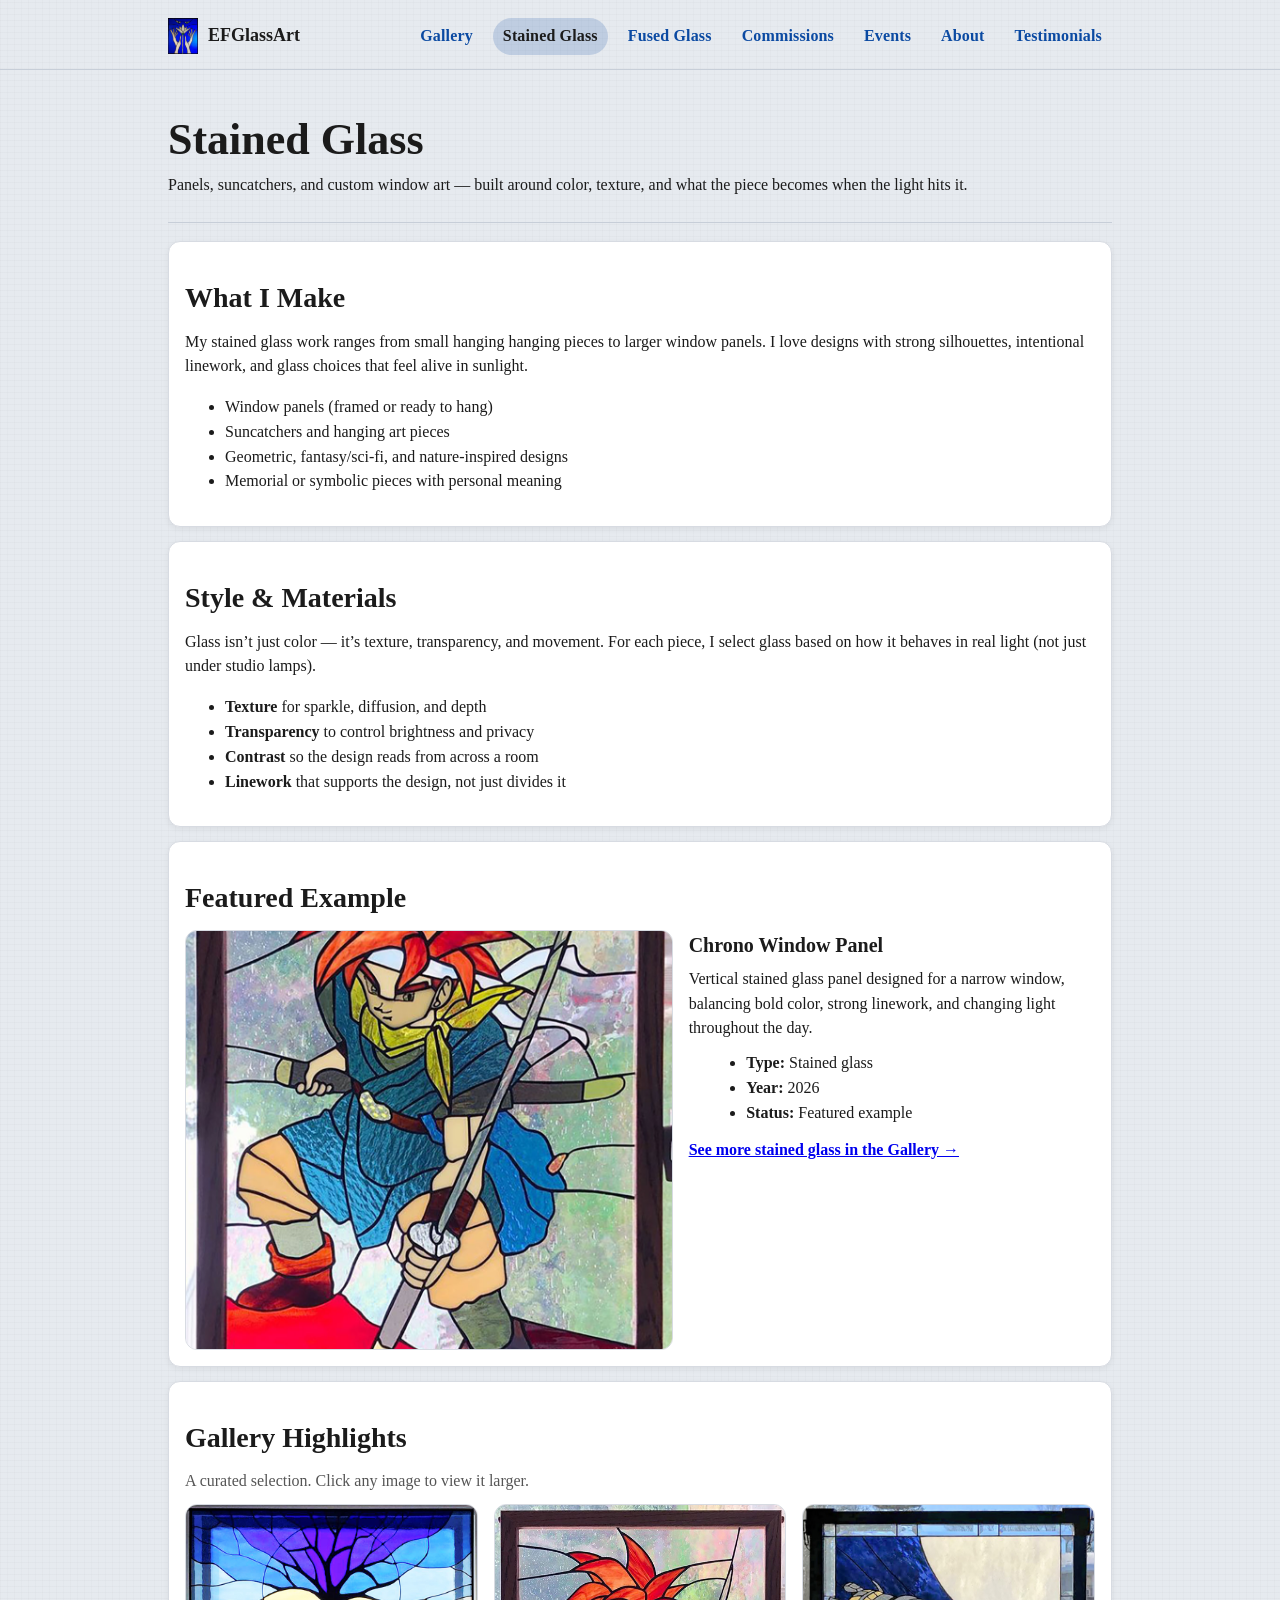
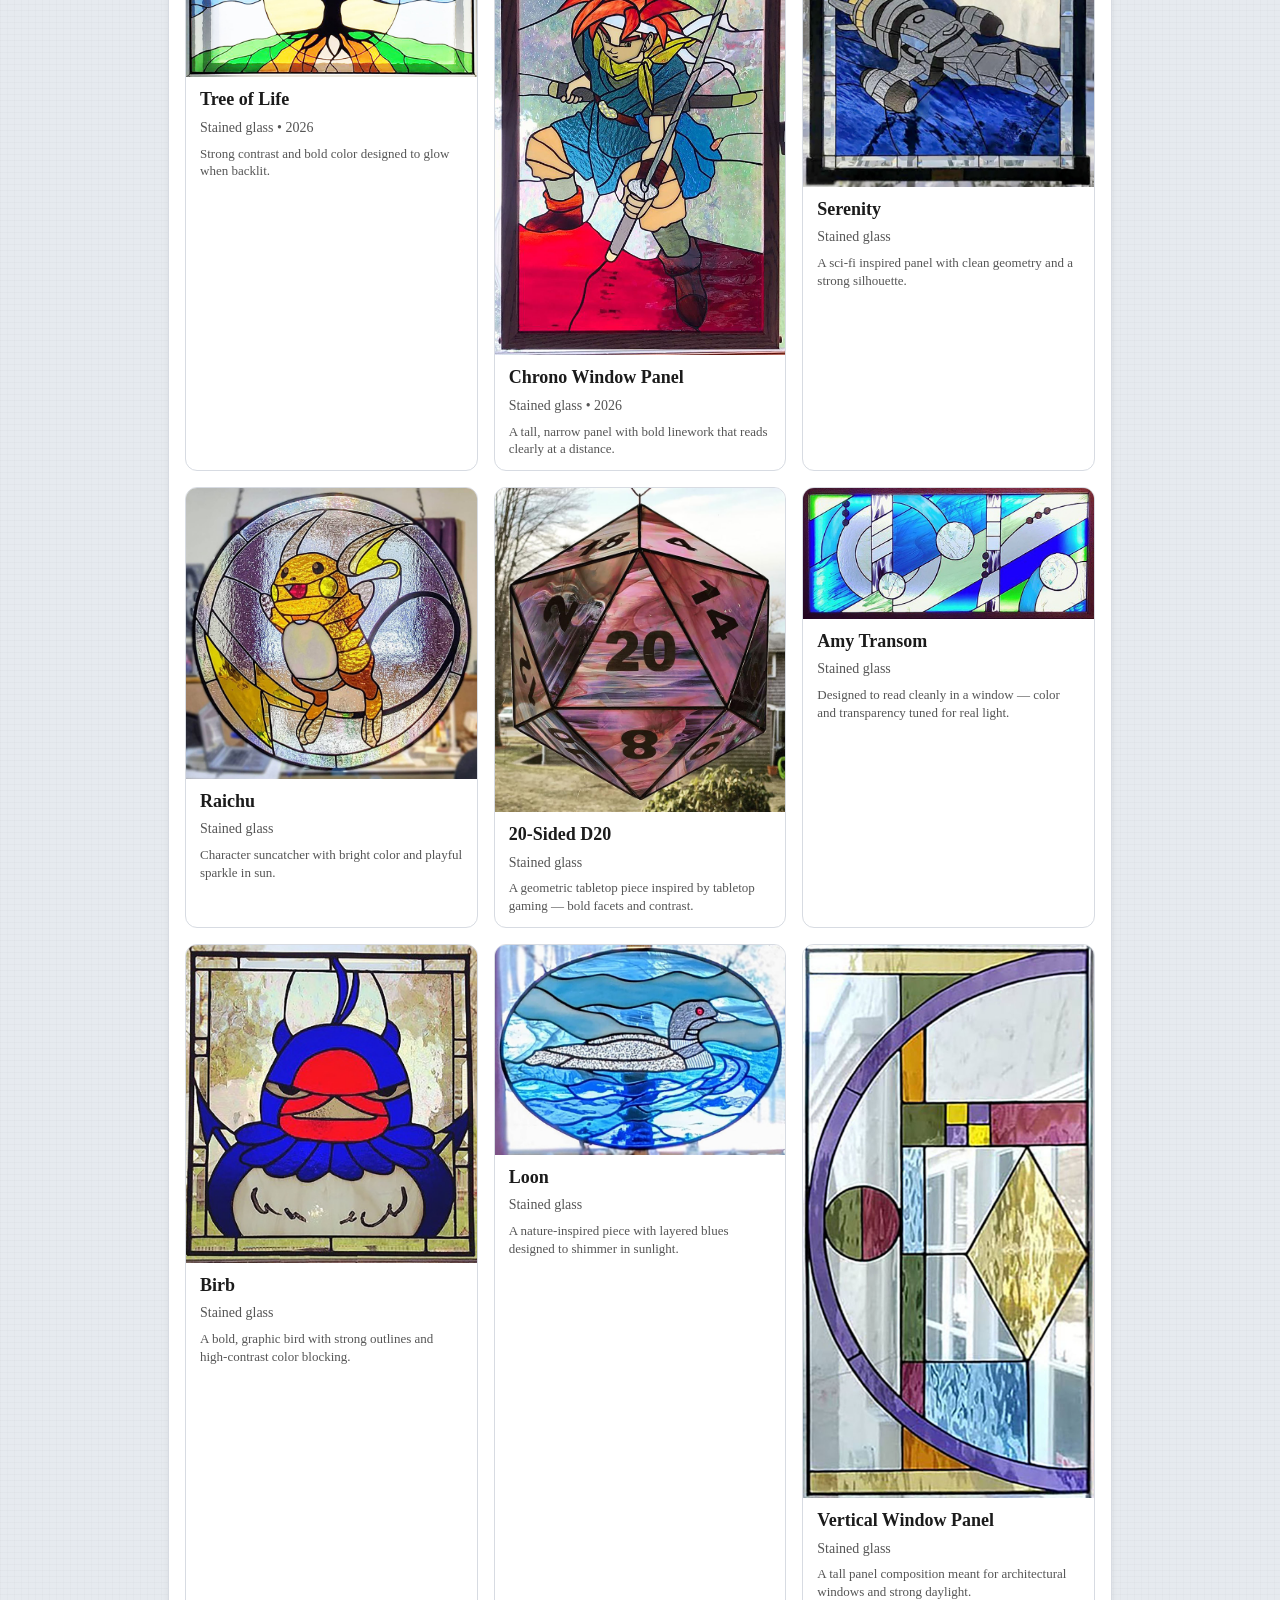
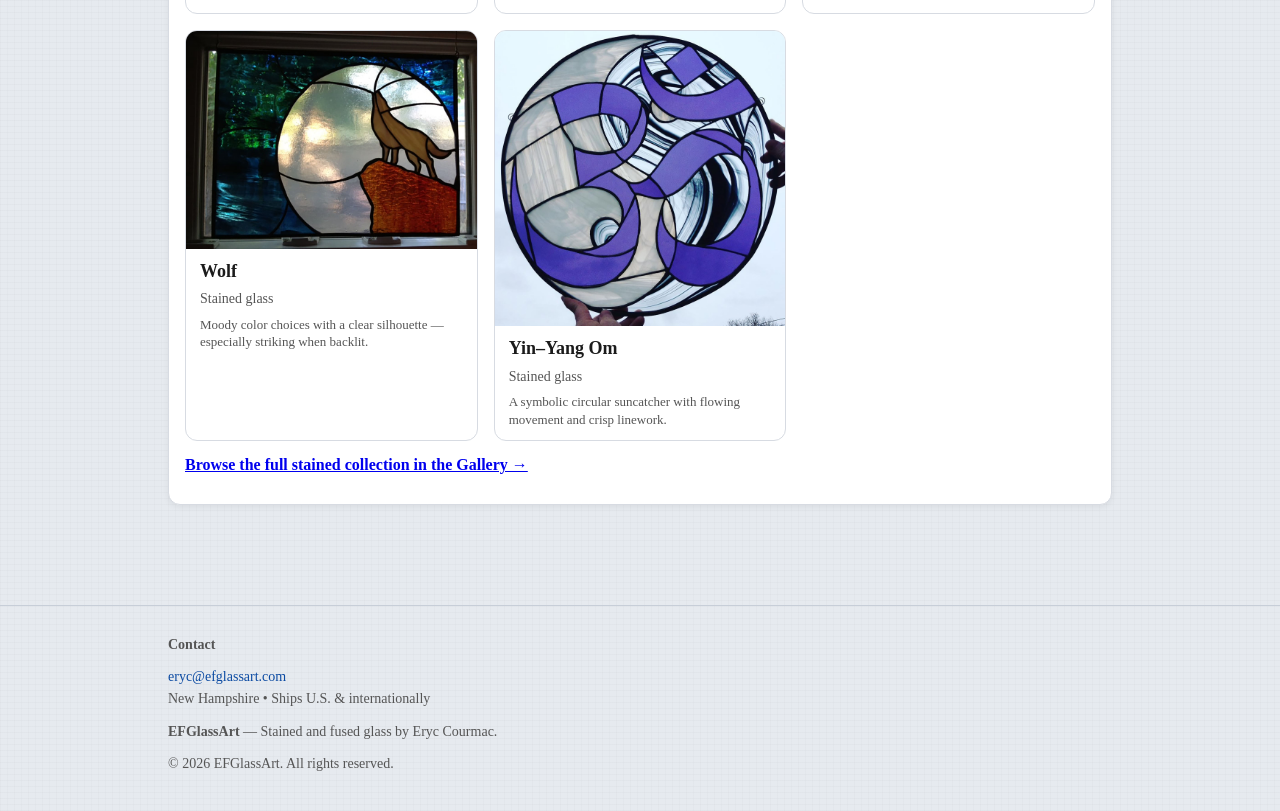
<file: stained-glass.html>
<!doctype html>
<html lang="en">
<head>
  <title>Stained Glass — EFGlassArt</title>
  <meta charset="utf-8" />
  <meta name="viewport" content="width=device-width, initial-scale=1" />

  <meta name="description" content="Stained glass panels, suncatchers, and custom window art by New Hampshire artist Eryc Courmac." />
  <link rel="canonical" href="https://efglassart.com/stained-glass.html" />
  <meta name="robots" content="index,follow" />

  <meta property="og:site_name" content="EFGlassArt" />
  <meta property="og:type" content="website" />
  <meta property="og:title" content="Stained Glass — EFGlassArt" />
  <meta property="og:description" content="Panels, suncatchers, and custom window art — built around color, texture, and real light." />
  <meta property="og:url" content="https://efglassart.com/stained-glass.html" />
  <meta property="og:image" content="https://efglassart.com/assets/images/gallery/sg-chrono-window.jpg" />

  <link rel="stylesheet" href="/styles.css" />
</head>

<body>
<header class="site-header">
  <div class="container">
    <a class="brand" href="/index.html" aria-label="EFGlassArt home">
  <img
    src="/assets/images/logoefg.jpg"
    alt="EFGlassArt logo"
    class="brand-logo"
    loading="eager"
    decoding="async"
  />
  <span class="brand-text">EFGlassArt</span>
</a>

    <nav class="site-nav" aria-label="Primary">
      <a href="/gallery.html">Gallery</a>
      <a href="/stained-glass.html" aria-current="page">Stained Glass</a>
      <a href="/fused-glass.html">Fused Glass</a>
      <a href="/commissions.html">Commissions</a>
      <a href="/events.html">Events</a>
      <a href="/about.html">About</a>
      <a href="/testimonials.html">Testimonials</a>
    </nav>
  </div>
</header>

<main class="container flow">
  <header class="page-header">
    <h1>Stained Glass</h1>
    <p>Panels, suncatchers, and custom window art — built around color, texture, and what the piece becomes when the light hits it.</p>
  </header>

  <section class="card">
    <h2>What I Make</h2>
    <p>My stained glass work ranges from small hanging hanging pieces to larger window panels. I love designs with strong silhouettes, intentional linework, and glass choices that feel alive in sunlight.</p>
    <ul>
      <li>Window panels (framed or ready to hang)</li>
      <li>Suncatchers and hanging art pieces</li>
      <li>Geometric, fantasy/sci-fi, and nature-inspired designs</li>
      <li>Memorial or symbolic pieces with personal meaning</li>
    </ul>
  </section>

  <section class="card">
    <h2>Style &amp; Materials</h2>
    <p>Glass isn’t just color — it’s texture, transparency, and movement. For each piece, I select glass based on how it behaves in real light (not just under studio lamps).</p>
    <ul>
      <li><strong>Texture</strong> for sparkle, diffusion, and depth</li>
      <li><strong>Transparency</strong> to control brightness and privacy</li>
      <li><strong>Contrast</strong> so the design reads from across a room</li>
      <li><strong>Linework</strong> that supports the design, not just divides it</li>
    </ul>
  </section>

  <section class="card">
    <h2>Featured Example</h2>

    <figure class="featured-figure">
      <a
        href="/assets/images/gallery/sg-chrono-window.jpg"
        data-lightbox
        data-caption="Chrono Window Panel — stained glass • 2026"
      >
        <img
          src="/assets/images/gallery/sg-chrono-window.jpg"
          alt="Chrono Window Panel stained glass"
          class="featured-img featured-img--contain featured-img--tall"
          loading="lazy"
          decoding="async"
        />
      </a>

      <figcaption class="featured-caption">
        <h3>Chrono Window Panel</h3>
        <p class="featured-desc">
          Vertical stained glass panel designed for a narrow window, balancing bold color, strong linework, and changing light throughout the day.
        </p>

        <ul class="featured-meta">
          <li><strong>Type:</strong> Stained glass</li>
          <li><strong>Year:</strong> 2026</li>
          <li><strong>Status:</strong> Featured example</li>
        </ul>

        <p style="margin-top:12px;">
          <a href="/gallery.html#all"><strong>See more stained glass in the Gallery →</strong></a>
        </p>
      </figcaption>
    </figure>
  </section>

  <section class="card" id="stained-gallery">
    <h2>Gallery Highlights</h2>
    <p class="muted">A curated selection. Click any image to view it larger.</p>

    <div class="gallery-grid">
      <article class="piece-card">
        <a href="/assets/images/gallery/sg-tree-of-life.jpg" data-lightbox data-caption="Tree of Life — stained glass • 2026">
          <img src="/assets/images/gallery/sg-tree-of-life.jpg" alt="Tree of Life stained glass panel" loading="lazy" decoding="async">
          <div class="piece-body">
            <h3>Tree of Life</h3>
            <p class="piece-meta">Stained glass • 2026</p>
            <p class="piece-desc">Strong contrast and bold color designed to glow when backlit.</p>
          </div>
        </a>
      </article>

      <article class="piece-card">
        <a href="/assets/images/gallery/sg-chrono-window.jpg" data-lightbox data-caption="Chrono Window Panel — stained glass • 2026">
          <img src="/assets/images/gallery/sg-chrono-window.jpg" alt="Chrono Window Panel stained glass" loading="lazy" decoding="async">
          <div class="piece-body">
            <h3>Chrono Window Panel</h3>
            <p class="piece-meta">Stained glass • 2026</p>
            <p class="piece-desc">A tall, narrow panel with bold linework that reads clearly at a distance.</p>
          </div>
        </a>
      </article>

      <article class="piece-card">
        <a href="/assets/images/gallery/sg-serenity.jpg" data-lightbox data-caption="Serenity — stained glass">
          <img src="/assets/images/gallery/sg-serenity.jpg" alt="Serenity stained glass panel" loading="lazy" decoding="async">
          <div class="piece-body">
            <h3>Serenity</h3>
            <p class="piece-meta">Stained glass</p>
            <p class="piece-desc">A sci-fi inspired panel with clean geometry and a strong silhouette.</p>
          </div>
        </a>
      </article>

      <article class="piece-card">
        <a href="/assets/images/gallery/sg-raichu.jpg" data-lightbox data-caption="Raichu — stained glass">
          <img src="/assets/images/gallery/sg-raichu.jpg" alt="Raichu stained glass suncatcher" loading="lazy" decoding="async">
          <div class="piece-body">
            <h3>Raichu</h3>
            <p class="piece-meta">Stained glass</p>
            <p class="piece-desc">Character suncatcher with bright color and playful sparkle in sun.</p>
          </div>
        </a>
      </article>

      <article class="piece-card">
        <a href="/assets/images/gallery/sg-20sided-d20.jpg" data-lightbox data-caption="20-Sided D20 — stained glass">
          <img src="/assets/images/gallery/sg-20sided-d20.jpg" alt="20-Sided D20 stained glass piece" loading="lazy" decoding="async">
          <div class="piece-body">
            <h3>20-Sided D20</h3>
            <p class="piece-meta">Stained glass</p>
            <p class="piece-desc">A geometric tabletop piece inspired by tabletop gaming — bold facets and contrast.</p>
          </div>
        </a>
      </article>

      <article class="piece-card">
        <a href="/assets/images/gallery/sg-amy-transom.jpg" data-lightbox data-caption="Amy Transom — stained glass">
          <img src="/assets/images/gallery/sg-amy-transom.jpg" alt="Amy Transom stained glass" loading="lazy" decoding="async">
          <div class="piece-body">
            <h3>Amy Transom</h3>
            <p class="piece-meta">Stained glass</p>
            <p class="piece-desc">Designed to read cleanly in a window — color and transparency tuned for real light.</p>
          </div>
        </a>
      </article>

      <article class="piece-card">
        <a href="/assets/images/gallery/sg-birb.jpg" data-lightbox data-caption="Birb — stained glass">
          <img src="/assets/images/gallery/sg-birb.jpg" alt="Bird-themed stained glass piece" loading="lazy" decoding="async">
          <div class="piece-body">
            <h3>Birb</h3>
            <p class="piece-meta">Stained glass</p>
            <p class="piece-desc">A bold, graphic bird with strong outlines and high-contrast color blocking.</p>
          </div>
        </a>
      </article>

      <article class="piece-card">
        <a href="/assets/images/gallery/sg-loon.jpg" data-lightbox data-caption="Loon — stained glass">
          <img src="/assets/images/gallery/sg-loon.jpg" alt="Loon stained glass panel" loading="lazy" decoding="async">
          <div class="piece-body">
            <h3>Loon</h3>
            <p class="piece-meta">Stained glass</p>
            <p class="piece-desc">A nature-inspired piece with layered blues designed to shimmer in sunlight.</p>
          </div>
        </a>
      </article>

      <article class="piece-card">
        <a href="/assets/images/gallery/sg-vertical-window.jpg" data-lightbox data-caption="Vertical Window Panel — stained glass">
          <img src="/assets/images/gallery/sg-vertical-window.jpg" alt="Vertical window panel stained glass" loading="lazy" decoding="async">
          <div class="piece-body">
            <h3>Vertical Window Panel</h3>
            <p class="piece-meta">Stained glass</p>
            <p class="piece-desc">A tall panel composition meant for architectural windows and strong daylight.</p>
          </div>
        </a>
      </article>

      <article class="piece-card">
        <a href="/assets/images/gallery/sg-wolf.jpg" data-lightbox data-caption="Wolf — stained glass">
          <img src="/assets/images/gallery/sg-wolf.jpg" alt="Wolf stained glass piece" loading="lazy" decoding="async">
          <div class="piece-body">
            <h3>Wolf</h3>
            <p class="piece-meta">Stained glass</p>
            <p class="piece-desc">Moody color choices with a clear silhouette — especially striking when backlit.</p>
          </div>
        </a>
      </article>

      <article class="piece-card">
        <a href="/assets/images/gallery/sg-yin-yan-om.jpg" data-lightbox data-caption="Yin–Yang Om — stained glass">
          <img src="/assets/images/gallery/sg-yin-yan-om.jpg" alt="Yin–Yang Om stained glass suncatcher" loading="lazy" decoding="async">
          <div class="piece-body">
            <h3>Yin–Yang Om</h3>
            <p class="piece-meta">Stained glass</p>
            <p class="piece-desc">A symbolic circular suncatcher with flowing movement and crisp linework.</p>
          </div>
        </a>
      </article>
    </div>

    <p style="margin-top:12px;">
      <a href="/gallery.html#stained"><strong>Browse the full stained collection in the Gallery →</strong></a>
    </p>
  </section>
</main>

<footer class="site-footer">
  <div class="container">
    <div class="footer-contact">
      <p><strong>Contact</strong></p>
      <p>
        <a href="mailto:eryc@efglassart.com">eryc@efglassart.com</a><br>
        <span class="muted">New Hampshire • Ships U.S. &amp; internationally</span>
      </p>
    </div>

    <p><strong>EFGlassArt</strong> — Stained and fused glass by Eryc Courmac.</p>
    <p class="muted">© <span id="year"></span> EFGlassArt. All rights reserved.</p>
  </div>
</footer>

<!-- Lightbox (shared) -->
<div id="lightbox" class="lightbox" aria-hidden="true">
  <div class="lightbox__panel" role="dialog" aria-modal="true" aria-label="Image viewer">
    <button class="lightbox__close" id="lightboxClose" aria-label="Close">×</button>
    <img class="lightbox__img" id="lightboxImg" alt="">
    <div class="lightbox__caption" id="lightboxCaption"></div>
  </div>
</div>

<script>
  document.getElementById('year').textContent = new Date().getFullYear();

  const lb = document.getElementById('lightbox');
  const lbImg = document.getElementById('lightboxImg');
  const lbCap = document.getElementById('lightboxCaption');
  const lbClose = document.getElementById('lightboxClose');

  function openLightbox(src, caption){
    lbImg.src = src;
    lbCap.textContent = caption || "";
    lb.classList.add("is-open");
    lb.setAttribute("aria-hidden", "false");
    document.body.style.overflow = "hidden";
  }

  function closeLightbox(){
    lb.classList.remove("is-open");
    lb.setAttribute("aria-hidden", "true");
    lbImg.src = "";
    lbCap.textContent = "";
    document.body.style.overflow = "";
  }

  document.addEventListener('click', (e) => {
    const a = e.target.closest('a[data-lightbox]');
    if (!a) return;
    e.preventDefault();
    openLightbox(a.getAttribute('href'), a.getAttribute('data-caption'));
  });

  lbClose.addEventListener('click', closeLightbox);
  lb.addEventListener('click', (e) => { if (e.target === lb) closeLightbox(); });
  document.addEventListener('keydown', (e) => { if (lb.classList.contains("is-open") && e.key === 'Escape') closeLightbox(); });
</script>
</body>
</html>
</file>
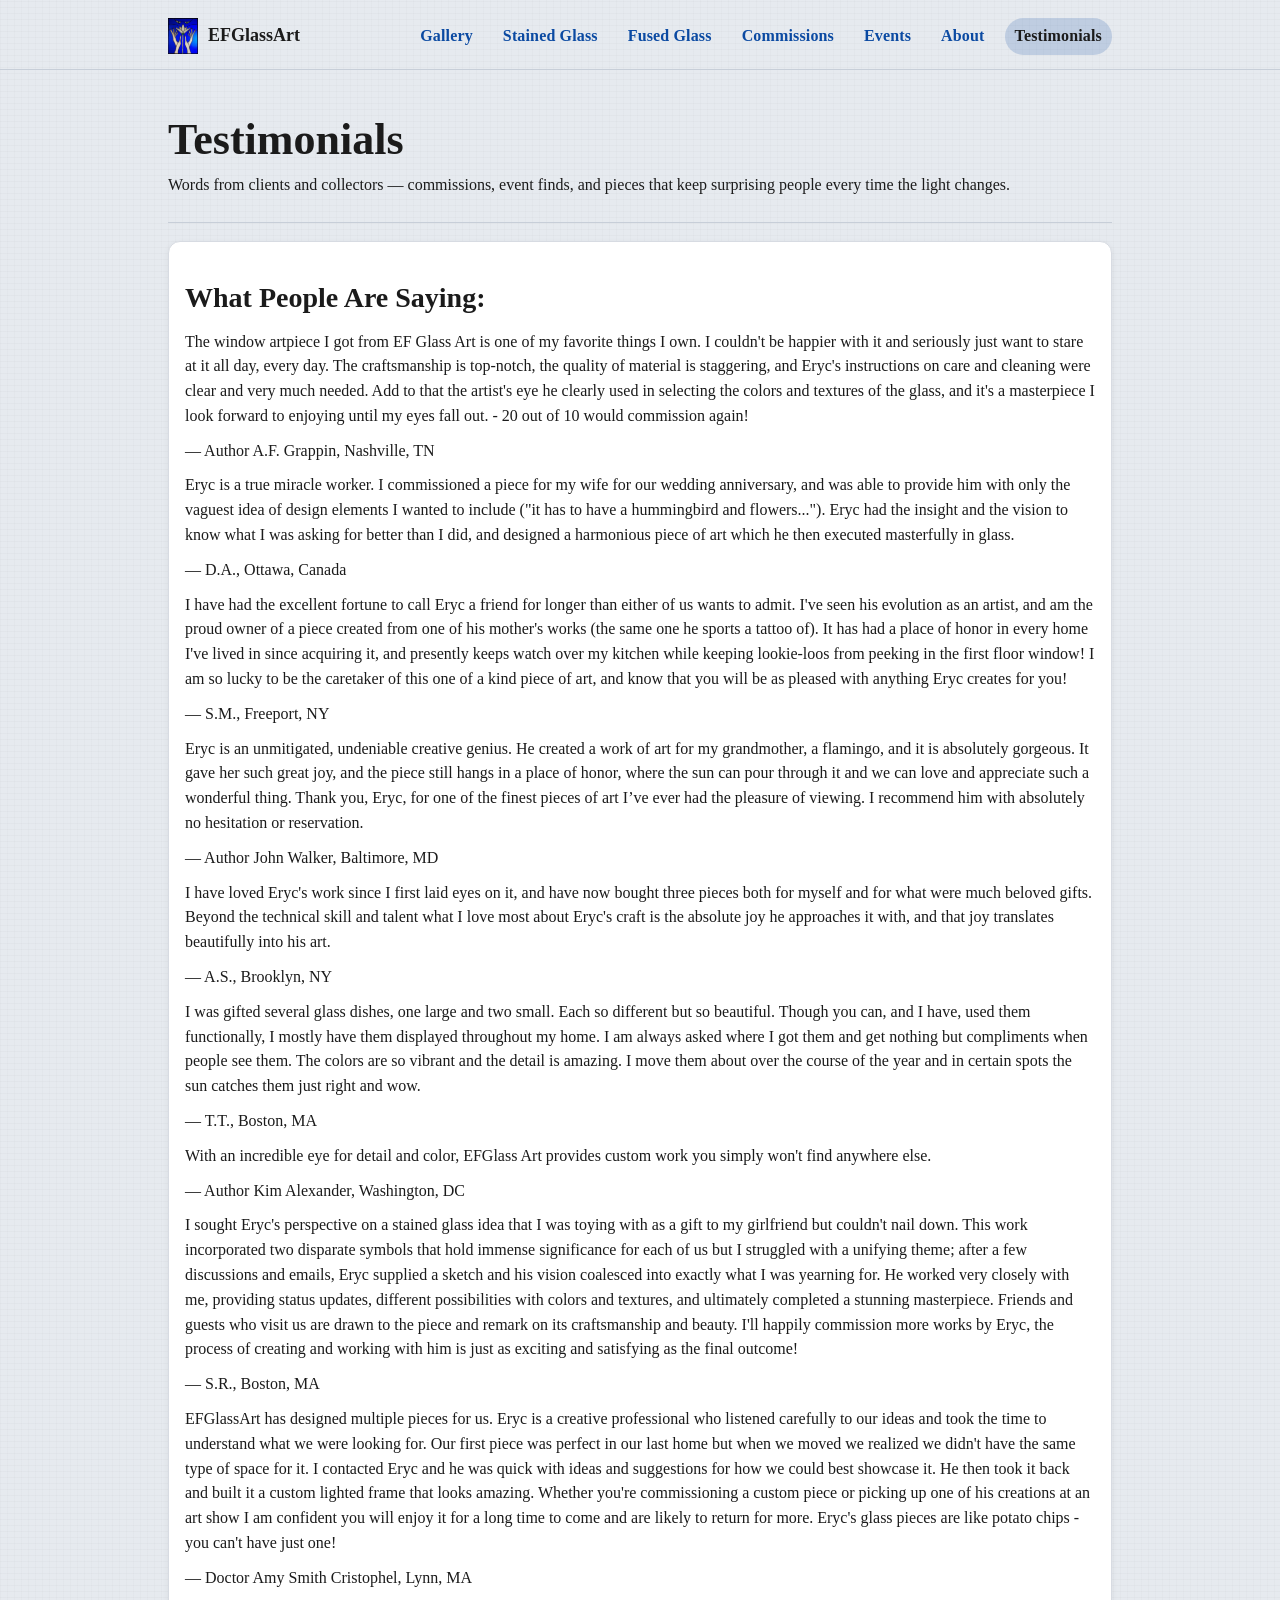
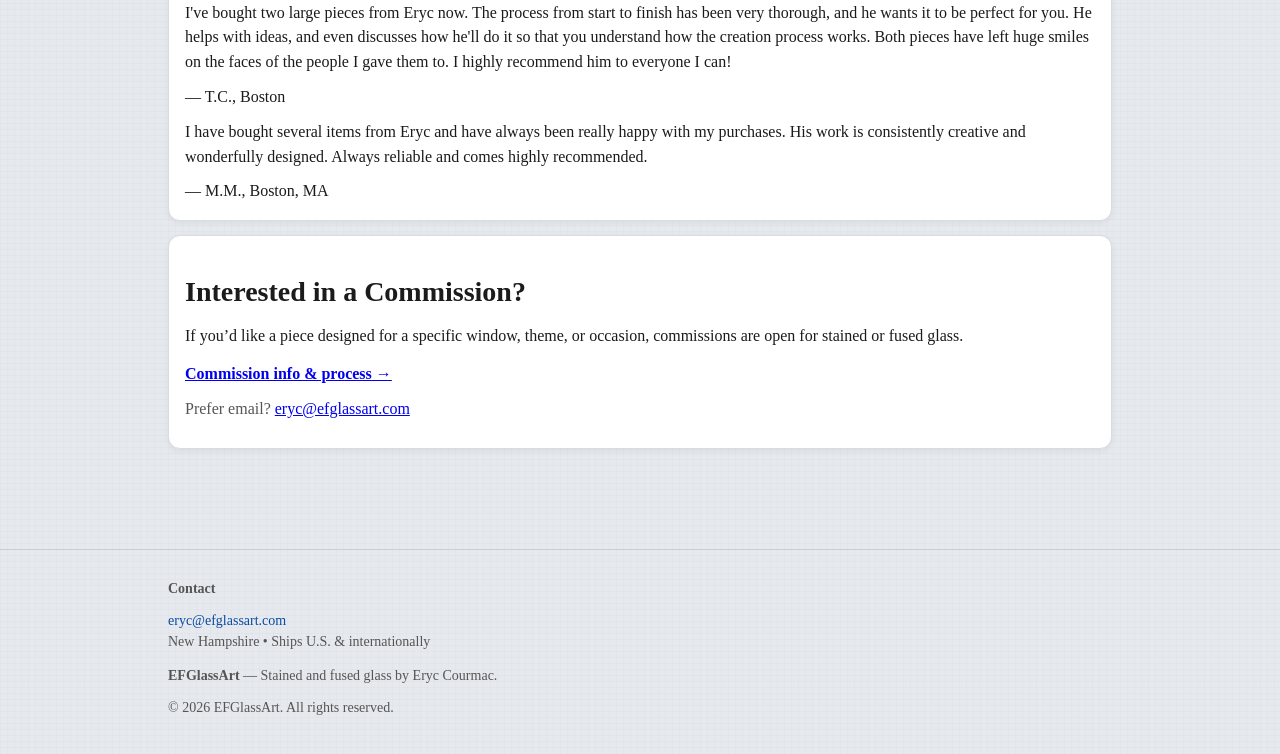
<file: testimonials.html>
<!doctype html>
<html lang="en">
<head>
  <title>Testimonials — EFGlassArt</title>
  <meta charset="utf-8" />
  <meta name="viewport" content="width=device-width, initial-scale=1" />

  <meta name="description" content="Client testimonials for stained and fused glass work by EFGlassArt (Eryc Courmac)." />
  <link rel="canonical" href="https://efglassart.com/testimonials.html" />
  <meta name="robots" content="index,follow" />

  <meta property="og:site_name" content="EFGlassArt" />
  <meta property="og:type" content="website" />
  <meta property="og:title" content="Testimonials — EFGlassArt" />
  <meta property="og:description" content="What clients say about EFGlassArt commissions and glasswork." />
  <meta property="og:url" content="https://efglassart.com/testimonials.html" />
  <meta property="og:image" content="https://efglassart.com/assets/images/gallery/sg-tree-of-life.jpg" />

  <link rel="stylesheet" href="/styles.css" />
</head>

<body>
<header class="site-header">
  <div class="container">
    <a class="brand" href="/index.html" aria-label="EFGlassArt home">
  <img
    src="/assets/images/logoefg.jpg"
    alt="EFGlassArt logo"
    class="brand-logo"
    loading="eager"
    decoding="async"
  />
  <span class="brand-text">EFGlassArt</span>
</a>

    <nav class="site-nav" aria-label="Primary">
      <a href="/gallery.html">Gallery</a>
      <a href="/stained-glass.html">Stained Glass</a>
      <a href="/fused-glass.html">Fused Glass</a>
      <a href="/commissions.html">Commissions</a>
      <a href="/events.html">Events</a>
      <a href="/about.html">About</a>
      <a href="/testimonials.html" aria-current="page">Testimonials</a>
    </nav>
  </div>
</header>

<main class="container flow">
  <header class="page-header">
    <h1>Testimonials</h1>
    <p>
      Words from clients and collectors — commissions, event finds, and pieces that keep surprising people
      every time the light changes.
    </p>
  </header>

  <section class="card">
    <h2>What People Are Saying:</h2>

    <div class="testimonials-grid">

      <article class="testimonial">
        <p>
          The window artpiece I got from EF Glass Art is one of my favorite things I own. I couldn't be happier
          with it and seriously just want to stare at it all day, every day. The craftsmanship is top-notch,
          the quality of material is staggering, and Eryc's instructions on care and cleaning were clear and
          very much needed. Add to that the artist's eye he clearly used in selecting the colors and textures
          of the glass, and it's a masterpiece I look forward to enjoying until my eyes fall out. - 20 out of 10
          would commission again!
        </p>
        <footer>— Author A.F. Grappin, Nashville, TN<br></footer>
      </article>

      <article class="testimonial">
        <p>
          Eryc is a true miracle worker. I commissioned a piece for my wife for our wedding anniversary, and was
          able to provide him with only the vaguest idea of design elements I wanted to include ("it has to have
          a hummingbird and flowers..."). Eryc had the insight and the vision to know what I was asking for better
          than I did, and designed a harmonious piece of art which he then executed masterfully in glass.
        </p>
        <footer>— D.A., Ottawa, Canada<br></footer>
      </article>

      <article class="testimonial">
        <p>
          I have had the excellent fortune to call Eryc a friend for longer than either of us wants to admit.
          I've seen his evolution as an artist, and am the proud owner of a piece created from one of his mother's
          works (the same one he sports a tattoo of). It has had a place of honor in every home I've lived in since
          acquiring it, and presently keeps watch over my kitchen while keeping lookie-loos from peeking in the first
          floor window! I am so lucky to be the caretaker of this one of a kind piece of art, and know that you will
          be as pleased with anything Eryc creates for you!
        </p>
        <footer>— S.M., Freeport, NY<br></footer>
      </article>

      <article class="testimonial">
        <p>
          Eryc is an unmitigated, undeniable creative genius. He created a work of art for my grandmother, a flamingo,
          and it is absolutely gorgeous. It gave her such great joy, and the piece still hangs in a place of honor,
          where the sun can pour through it and we can love and appreciate such a wonderful thing. Thank you, Eryc,
          for one of the finest pieces of art I’ve ever had the pleasure of viewing. I recommend him with absolutely
          no hesitation or reservation.
        </p>
        <footer>— Author John Walker, Baltimore, MD<br></footer>
      </article>

      <article class="testimonial">
        <p>
          I have loved Eryc's work since I first laid eyes on it, and have now bought three pieces both for myself and
          for what were much beloved gifts. Beyond the technical skill and talent what I love most about Eryc's craft
          is the absolute joy he approaches it with, and that joy translates beautifully into his art.
        </p>
        <footer>— A.S., Brooklyn, NY<br></footer>
      </article>

      <article class="testimonial">
        <p>
          I was gifted several glass dishes, one large and two small. Each so different but so beautiful. Though you can,
          and I have, used them functionally, I mostly have them displayed throughout my home. I am always asked where I
          got them and get nothing but compliments when people see them. The colors are so vibrant and the detail is amazing.
          I move them about over the course of the year and in certain spots the sun catches them just right and wow.
        </p>
        <footer>— T.T., Boston, MA<br></footer>
      </article>

      <article class="testimonial">
        <p>
          With an incredible eye for detail and color, EFGlass Art provides custom work you simply won't find anywhere else.
        </p>
        <footer>— Author Kim Alexander, Washington, DC<br></footer>
      </article>

      <article class="testimonial">
        <p>
          I sought Eryc's perspective on a stained glass idea that I was toying with as a gift to my girlfriend but couldn't nail down.
          This work incorporated two disparate symbols that hold immense significance for each of us but I struggled with a unifying theme;
          after a few discussions and emails, Eryc supplied a sketch and his vision coalesced into exactly what I was yearning for. He worked
          very closely with me, providing status updates, different possibilities with colors and textures, and ultimately completed a stunning
          masterpiece. Friends and guests who visit us are drawn to the piece and remark on its craftsmanship and beauty. I'll happily commission
          more works by Eryc, the process of creating and working with him is just as exciting and satisfying as the final outcome!
        </p>
        <footer>— S.R., Boston, MA<br></footer>
      </article>

      <article class="testimonial">
        <p>
          EFGlassArt has designed multiple pieces for us. Eryc is a creative professional who listened carefully to our ideas and took the time
          to understand what we were looking for. Our first piece was perfect in our last home but when we moved we realized we didn't have the
          same type of space for it. I contacted Eryc and he was quick with ideas and suggestions for how we could best showcase it. He then took
          it back and built it a custom lighted frame that looks amazing. Whether you're commissioning a custom piece or picking up one of his
          creations at an art show I am confident you will enjoy it for a long time to come and are likely to return for more. Eryc's glass pieces
          are like potato chips - you can't have just one!
        </p>
        <footer>— Doctor Amy Smith Cristophel, Lynn, MA<br></footer>
      </article>

      <article class="testimonial">
        <p>
          I've bought two large pieces from Eryc now. The process from start to finish has been very thorough, and he wants it to be perfect for you.
          He helps with ideas, and even discusses how he'll do it so that you understand how the creation process works. Both pieces have left huge smiles
          on the faces of the people I gave them to. I highly recommend him to everyone I can!
        </p>
        <footer>— T.C., Boston<br></footer>
      </article>

      <article class="testimonial">
        <p>
          I have bought several items from Eryc and have always been really happy with my purchases. His work is consistently creative and wonderfully designed.
          Always reliable and comes highly recommended.
        </p>
        <footer>— M.M., Boston, MA<br></footer>
      </article>

    </div>
  </section>

  <section class="card">
    <h2>Interested in a Commission?</h2>
    <p>
      If you’d like a piece designed for a specific window, theme, or occasion,
      commissions are open for stained or fused glass.
    </p>
    <p style="margin-top:14px;">
      <a href="/commissions.html"><strong>Commission info &amp; process →</strong></a>
    </p>
    <p class="muted" style="margin-top:10px;">
      Prefer email? <a href="mailto:eryc@efglassart.com">eryc@efglassart.com</a>
    </p>
  </section>
</main>

<footer class="site-footer">
  <div class="container">
    <div class="footer-contact">
      <p><strong>Contact</strong></p>
      <p>
        <a href="mailto:eryc@efglassart.com">eryc@efglassart.com</a><br>
        <span class="muted">New Hampshire • Ships U.S. &amp; internationally</span>
      </p>
    </div>

    <p><strong>EFGlassArt</strong> — Stained and fused glass by Eryc Courmac.</p>
    <p class="muted">© <span id="year"></span> EFGlassArt. All rights reserved.</p>
  </div>
</footer>

<script>
  document.getElementById('year').textContent = new Date().getFullYear();
</script>
</body>
</html>
</file>
<file: styles.css>
/* EFGlassArt — Site styling (unified) */

:root{
  --bg:#e6eaef;              /* pale slate grey */
  --text:#1b1b1b;
  --muted:#555;

  /* slightly cooler / tinted dividers */
  --rule:#d7dbe2;
  --rule-strong:#c7ced8;

  --link:#0b4aa2;

  --card:#ffffff;
  --shadow: 0 2px 6px rgba(0,0,0,0.06);
}

*{ box-sizing:border-box; }

html,body{ margin:0; padding:0; }

body{
  color: var(--text);
  font-family: Georgia, "Times New Roman", serif;
  line-height: 1.55;

  /* Background: faint tight weave (no stripes) */
  background-color: var(--bg);
  background-image:
    repeating-linear-gradient(
      0deg,
      rgba(0,0,0,0.018) 0px,
      rgba(0,0,0,0.018) 1px,
      transparent 1px,
      transparent 6px
    ),
    repeating-linear-gradient(
      90deg,
      rgba(0,0,0,0.014) 0px,
      rgba(0,0,0,0.014) 1px,
      transparent 1px,
      transparent 7px
    );
}

/* Layout helpers used in your HTML */
.container{
  max-width: 980px;
  margin: 0 auto;
  padding: 0 18px;
}

.flow > * + *{
  margin-top: 14px;
}

/* Accessibility helpers */
.sr-only{
  position:absolute !important;
  width:1px; height:1px;
  padding:0; margin:-1px;
  overflow:hidden; clip:rect(0,0,0,0);
  white-space:nowrap; border:0;
}

.muted{ color: var(--muted); }

/* Header + Nav */
.site-header{
  border-bottom: 1px solid var(--rule-strong);
  padding: 18px 0 14px;
  margin-bottom: 18px;
}

.site-header .container{
  display:flex;
  align-items: center;
  justify-content: space-between;
  gap: 16px;
  flex-wrap: wrap;
}

.brand{
  display:flex;
  align-items:center;
  gap: 10px;
  text-decoration:none;
  color: inherit;
  font-weight: 700;
}

/* Optional brand mark (safe even if empty) */
.brand-mark{
  width: 10px;
  height: 10px;
  border-radius: 3px;
  border: 1px solid var(--rule);
  background: #fff;
  display: inline-block;
}

.brand-text{ font-size: 18px; }

.brand-logo{
  height: 36px;
  width: auto;
  display: block;
}

/* Nav: larger + tighter spacing + pill hover */
.site-nav{
  display:flex;
  gap: 10px;
  flex-wrap: wrap;
}

.site-nav a{
  text-decoration: none;
  color: var(--link);
  font-size: 16px;
  font-weight: 700;
  letter-spacing: 0.15px;
  padding: 6px 10px;
  border-radius: 999px;
  transition: background-color 140ms ease, color 140ms ease;
}

.site-nav a:hover,
.site-nav a:focus-visible{
  background: rgba(11,74,162,0.10);
}

.site-nav a[aria-current="page"]{
  color: var(--text);
  background: rgba(11,74,162,0.18);
}

.site-nav a:focus-visible{
  outline: 2px solid rgba(11,74,162,0.35);
  outline-offset: 2px;
}

/* Main area spacing */
main.container{
  padding-top: 10px;
  padding-bottom: 60px;
}

/* Page header */
.page-header{
  padding-bottom: 14px;
  border-bottom: 1px solid var(--rule-strong);
  margin-bottom: 18px;
}

h1{
  font-size: 44px;
  line-height: 1.08;
  margin: 18px 0 10px;
}

h2{
  font-size: 28px;
  margin: 18px 0 10px;
}

h3{
  font-size: 20px;
  margin: 0 0 8px 0;
}

p{ margin: 10px 0; }

/* Footer */
.site-footer{
  margin-top: 26px;
  padding: 18px 0 26px;
  border-top: 1px solid var(--rule-strong);
}

.site-footer .container{
  font-size: 14px;
  color: var(--muted);
}

/* Footer contact card */
.footer-contact{
  margin-bottom: 12px;
  font-size: 14px;
}

.footer-contact a{
  color: var(--link);
  text-decoration: none;
}

.footer-contact a:hover{
  text-decoration: underline;
}

/* Card */
.card{
  border: 1px solid var(--rule);
  background: var(--card);
  border-radius: 12px;
  padding: 16px;
  margin: 14px 0;
  box-shadow: var(--shadow);
  transition: transform 140ms ease, box-shadow 140ms ease, border-color 140ms ease;
}

.card:hover{
  transform: translateY(-2px);
  border-color: var(--rule-strong);
  box-shadow:
    0 1px 0 rgba(0,0,0,0.03),
    0 10px 22px rgba(0,0,0,0.06);
}

@media (hover: none){
  .card:hover{ transform:none; box-shadow: var(--shadow); }
}

/* ===== “Gallery-like” framed image treatment (prevents tiny overflow/scrollbar look) ===== */
.image-frame{
  display:block;
  border: 1px solid var(--rule);
  border-radius: 12px;
  background:#fff;
  padding: 8px;
  overflow:hidden;
  box-shadow: var(--shadow);
}

.image-frame img{
  display:block;
  width:100%;
  height:auto;
  border-radius: 8px;
}

/* ===== Featured figure (used on Gallery + Stained Glass + Fused Glass pages) ===== */
.featured-figure{
  margin: 0;
  display: grid;
  gap: 16px;
  align-items: start;
}

.featured-figure a{ display:block; }

.featured-img{
  display:block;
  width: 100%;
  height: auto;
  max-height: 420px;
  object-fit: cover;
  border-radius: 12px;
  border: 1px solid var(--rule);
  background:#fff;
}

.featured-caption{
  display:block;
}

.featured-caption h3{
  margin: 0 0 6px 0;
}

.featured-desc{
  margin: 0 0 10px 0;
}

.featured-meta{
  margin: 0 0 10px 1.1rem;
}

@media (min-width: 800px){
  .featured-figure{
    grid-template-columns: 1.2fr 1fr;
  }
}

/* ===== Gallery grids ===== */
.gallery-grid{
  display: grid;
  gap: 16px;
  grid-template-columns: 1fr;
}

@media (min-width: 700px){
  .gallery-grid{
    grid-template-columns: repeat(2, minmax(0, 1fr));
  }
}

@media (min-width: 1000px){
  .gallery-grid{
    grid-template-columns: repeat(3, minmax(0, 1fr));
  }
}

/* Piece cards */
.piece-card{
  border: 1px solid var(--rule);
  background: #fff;
  border-radius: 12px;
  overflow: hidden;
  transition: transform 140ms ease, box-shadow 140ms ease, border-color 140ms ease;
}

.piece-card:hover{
  transform: translateY(-2px);
  border-color: var(--rule-strong);
  box-shadow:
    0 1px 0 rgba(0,0,0,0.03),
    0 10px 22px rgba(0,0,0,0.06);
}

@media (hover: none){
  .piece-card:hover{ transform:none; box-shadow: none; }
}

.piece-card a{
  color: inherit;
  text-decoration: none;
  display: block;
}

.piece-card img{
  width: 100%;
  height: auto;
  display: block;
}

.piece-card .piece-body{
  padding: 12px 14px;
}

.piece-card h3{
  margin: 0 0 6px 0;
  font-size: 18px;
  line-height: 1.2;
}

.piece-card .piece-meta{
  margin: 0;
  color: var(--muted);
  font-size: 14px;
}

/* Gallery card descriptions */
.piece-card .piece-desc{
  margin: 6px 0 0;
  color: var(--muted);
  font-size: 13px;
  line-height: 1.35;
}

/* Subtle hover + keyboard focus polish */
.piece-card a:hover h3{
  text-decoration: underline;
}

.piece-card a:focus-visible{
  outline: 2px solid rgba(11,74,162,.35);
  outline-offset: 3px;
  border-radius: 12px;
}

/* ===== Custom Tableware “mini gallery” (Commission block) ===== */
.gallery-mini{
  display: grid;
  grid-template-columns: repeat(3, minmax(0, 1fr));
  gap: 14px;
  margin: 10px 0 14px 0;
}

.gallery-mini figure{ margin: 0; }

.gallery-mini img{
  width: 100%;
  height: 170px;
  object-fit: cover;
  border-radius: 8px;
  display: block;
  border: 1px solid var(--rule);
  background: #fff;
}

.gallery-mini figcaption{
  font-size: 0.9rem;
  margin-top: 6px;
  opacity: 0.85;
}

@media (max-width: 900px){
  .gallery-mini{ grid-template-columns: 1fr; }
  .gallery-mini img{ height: 220px; }
}

/* ===== Collapsible gallery section (details/summary) ===== */
.gallery-more summary{
  cursor: pointer;
  font-size: 20px;
  font-weight: 700;
  color: var(--link);
  list-style: none;
  display: flex;
  align-items: baseline;
  gap: 10px;
}

.gallery-more summary::-webkit-details-marker{
  display: none;
}

.gallery-more summary::before{
  content: "▸";
  font-size: 18px;
  transition: transform 0.2s ease;
  color: rgba(27,27,27,0.65);
}

.gallery-more[open] summary::before{
  transform: rotate(90deg);
}

.gallery-more summary:hover{
  text-decoration: underline;
}

/* ===== Lightbox (modal image viewer) ===== */
.lightbox{
  position: fixed;
  inset: 0;
  display: none;
  align-items: center;
  justify-content: center;
  padding: 18px;
  background: rgba(0,0,0,0.85);
  z-index: 9999;
}

.lightbox.is-open{
  display: flex;
}

.lightbox__panel{
  max-width: min(1100px, 96vw);
  width: 100%;
  max-height: 90vh;
  position: relative;
}

.lightbox__img{
  display:block;
  width: 100%;
  height: auto;
  max-height: 85vh;
  object-fit: contain;
  border-radius: 12px;
  background: #111;
  border: 1px solid rgba(255,255,255,0.12);
}

.lightbox__caption{
  margin-top: 10px;
  color: rgba(255,255,255,0.9);
  font-size: 14px;
  line-height: 1.4;
  text-align: center;
}

.lightbox__close{
  position: absolute;
  top: -10px;
  right: -10px;
  width: 40px;
  height: 40px;
  border-radius: 999px;
  border: 1px solid rgba(255,255,255,0.35);
  background: rgba(0,0,0,0.45);
  color: #fff;
  font-size: 22px;
  cursor: pointer;
}

.lightbox__close:hover{
  background: rgba(0,0,0,0.55);
}
</file>
